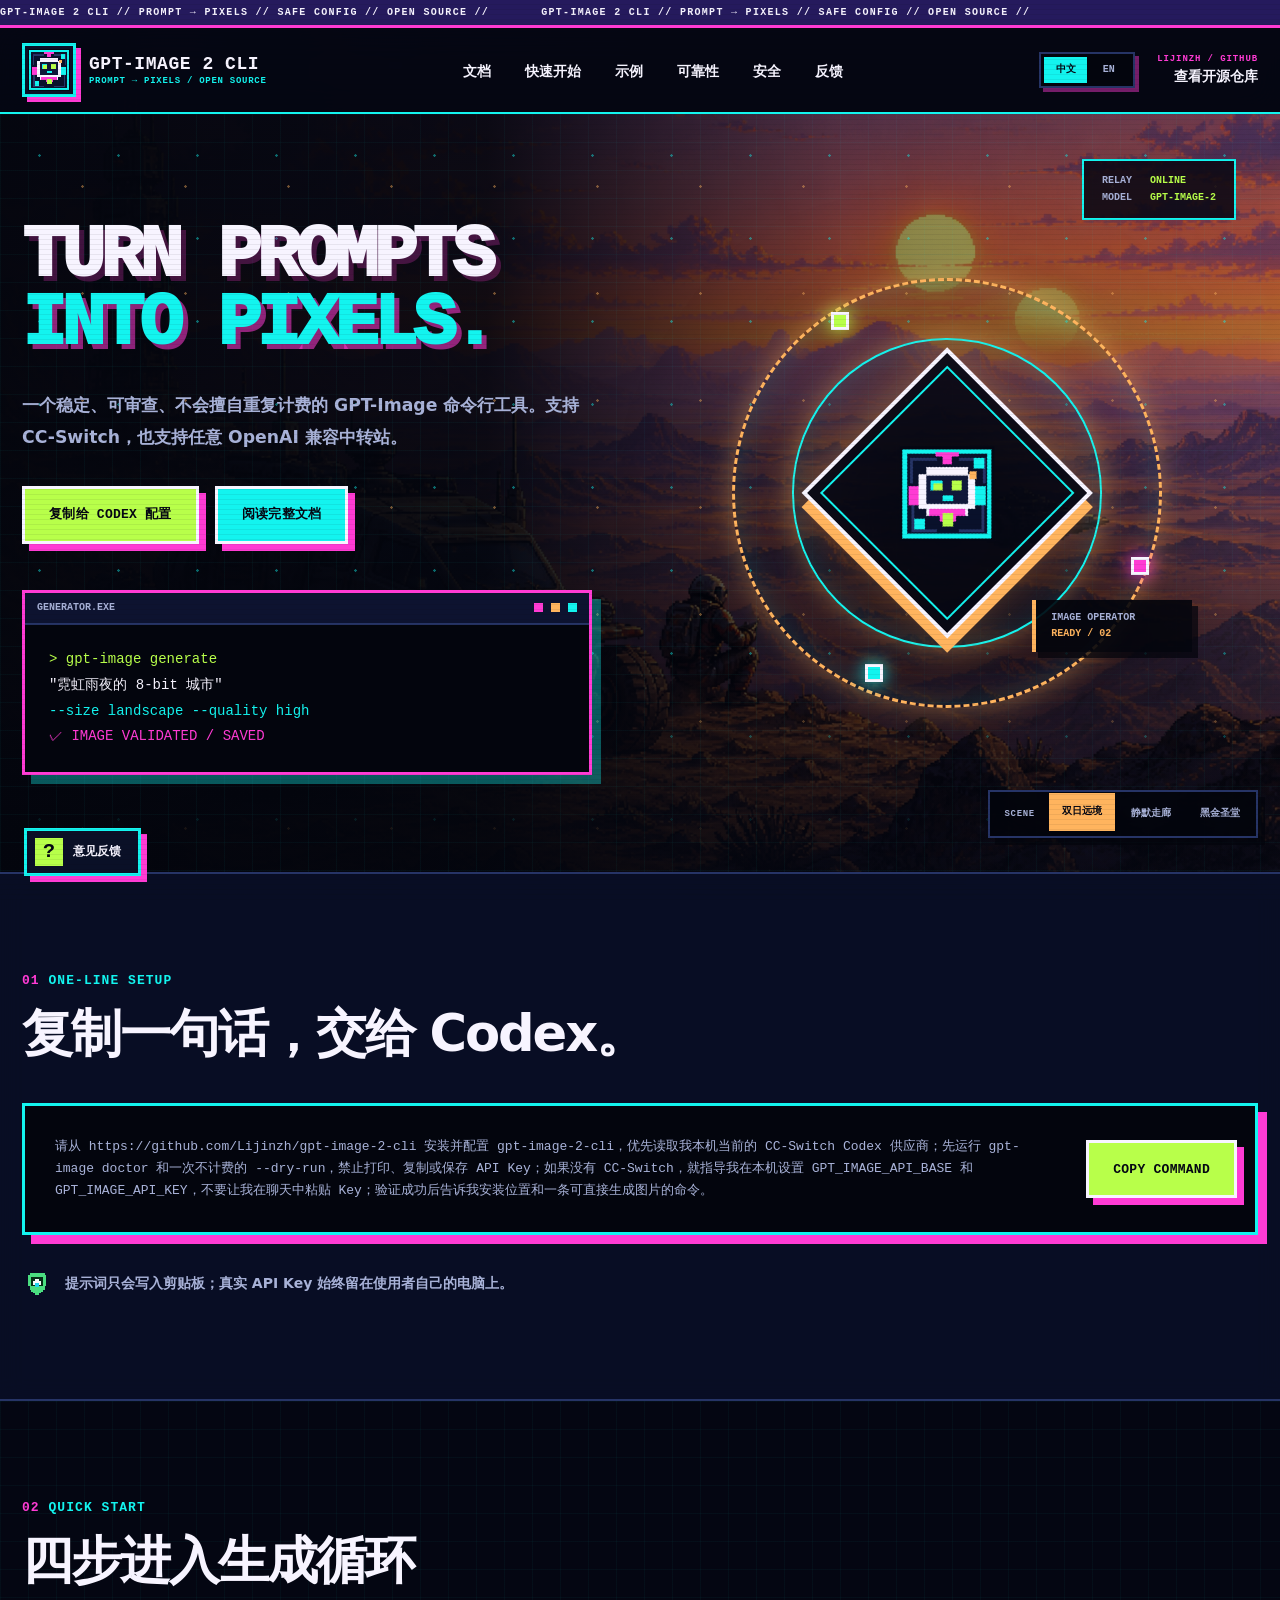
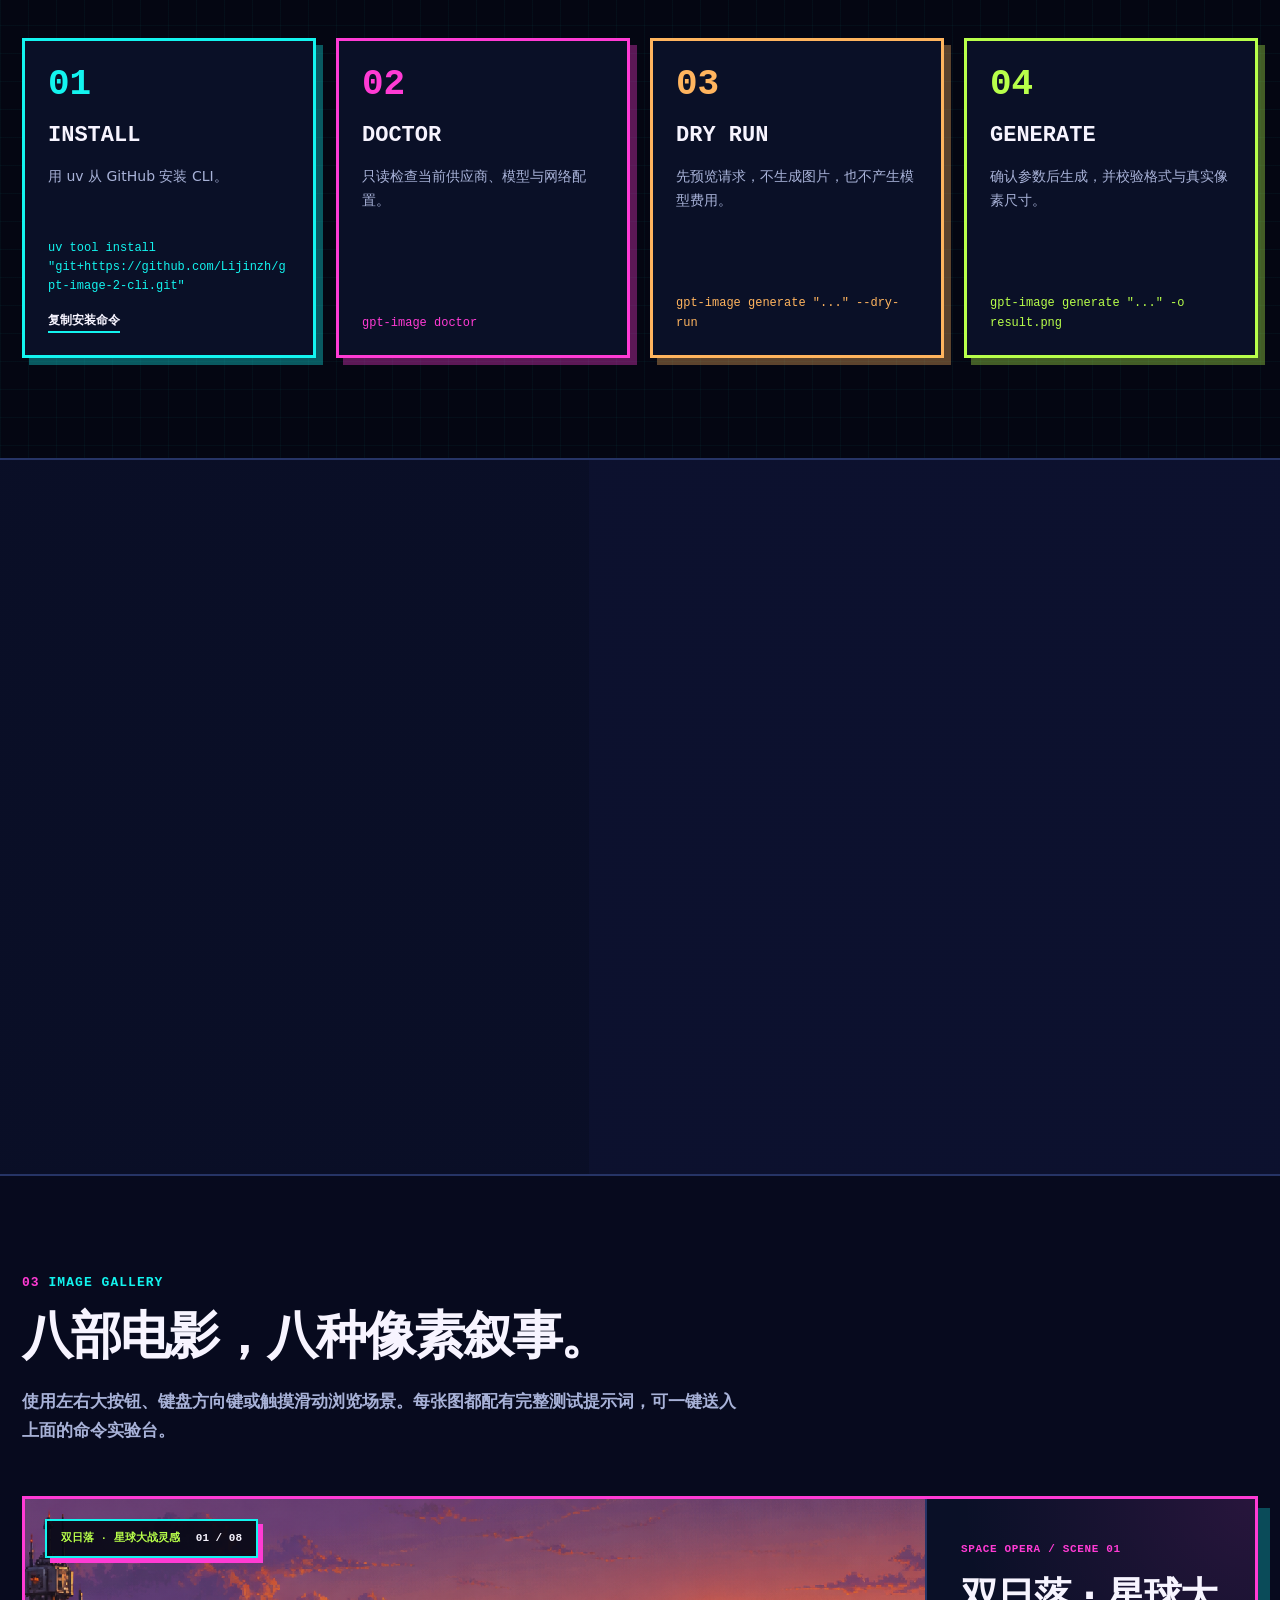
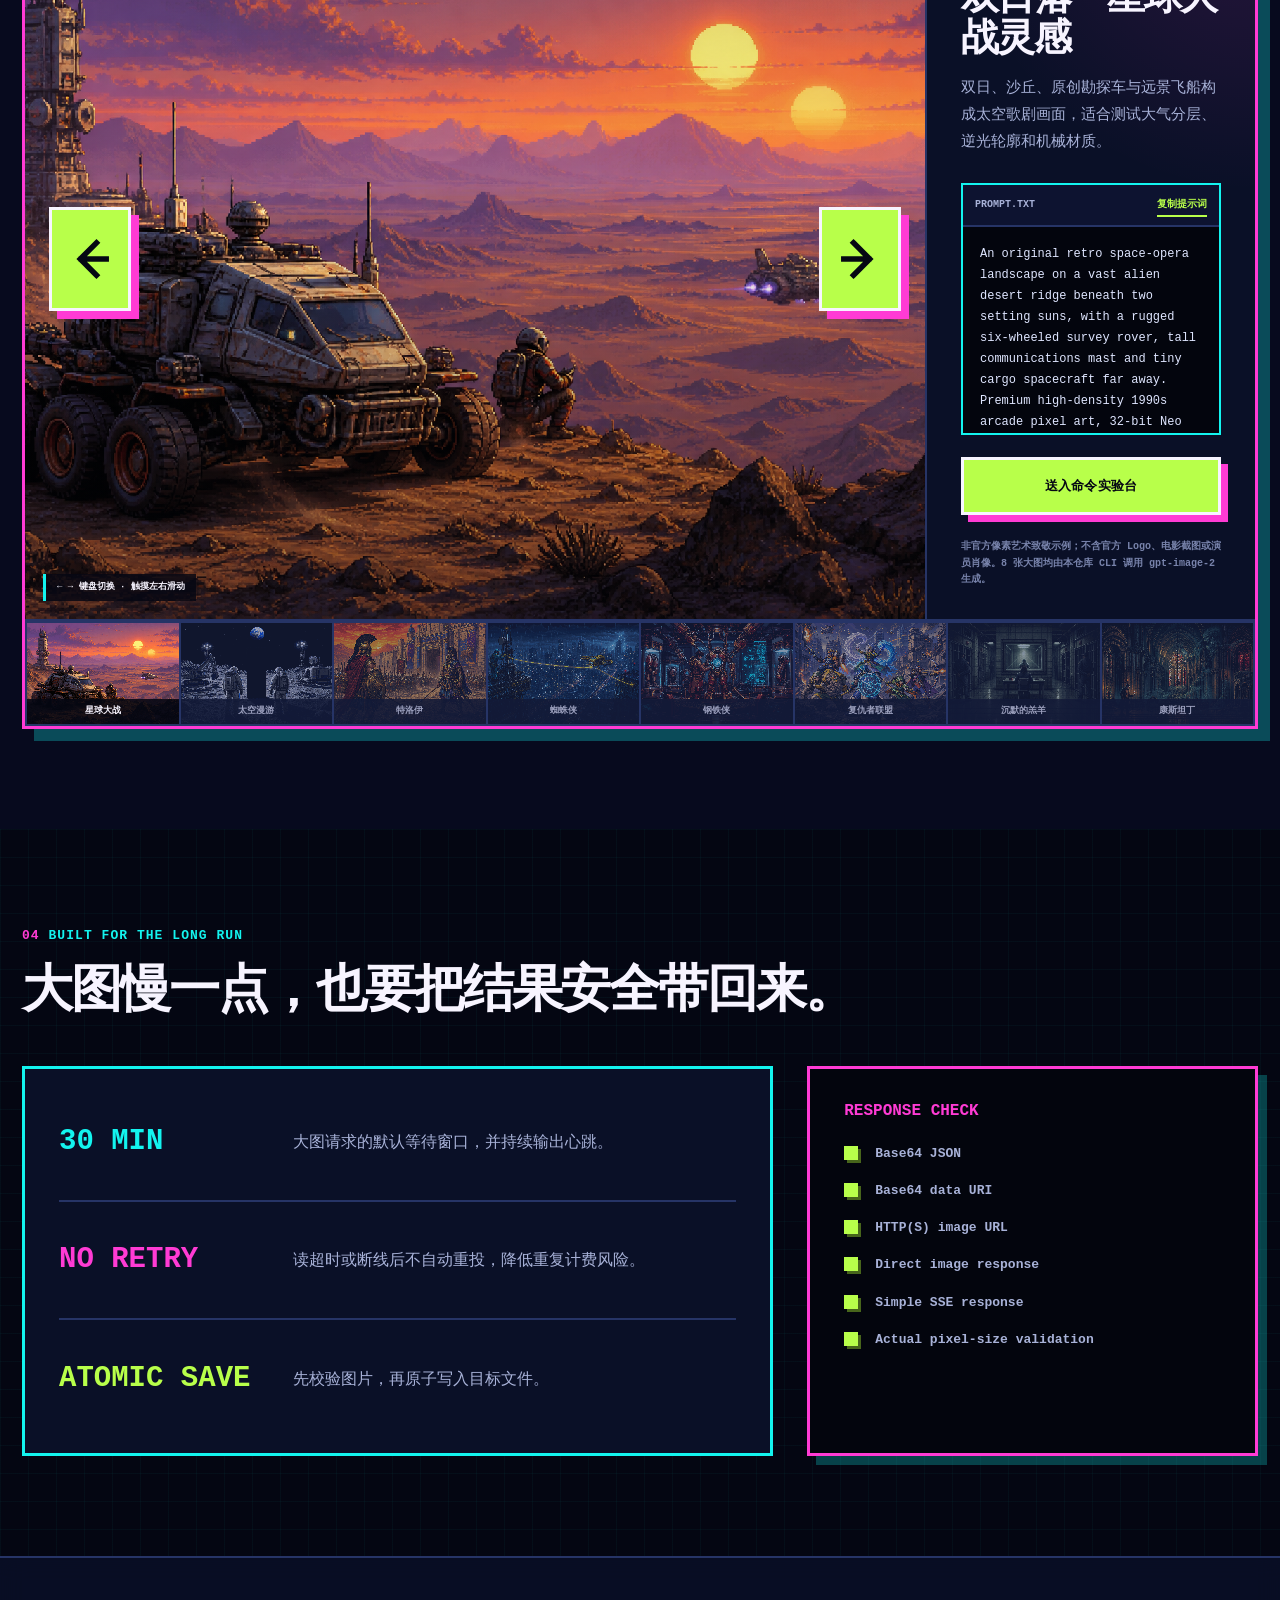
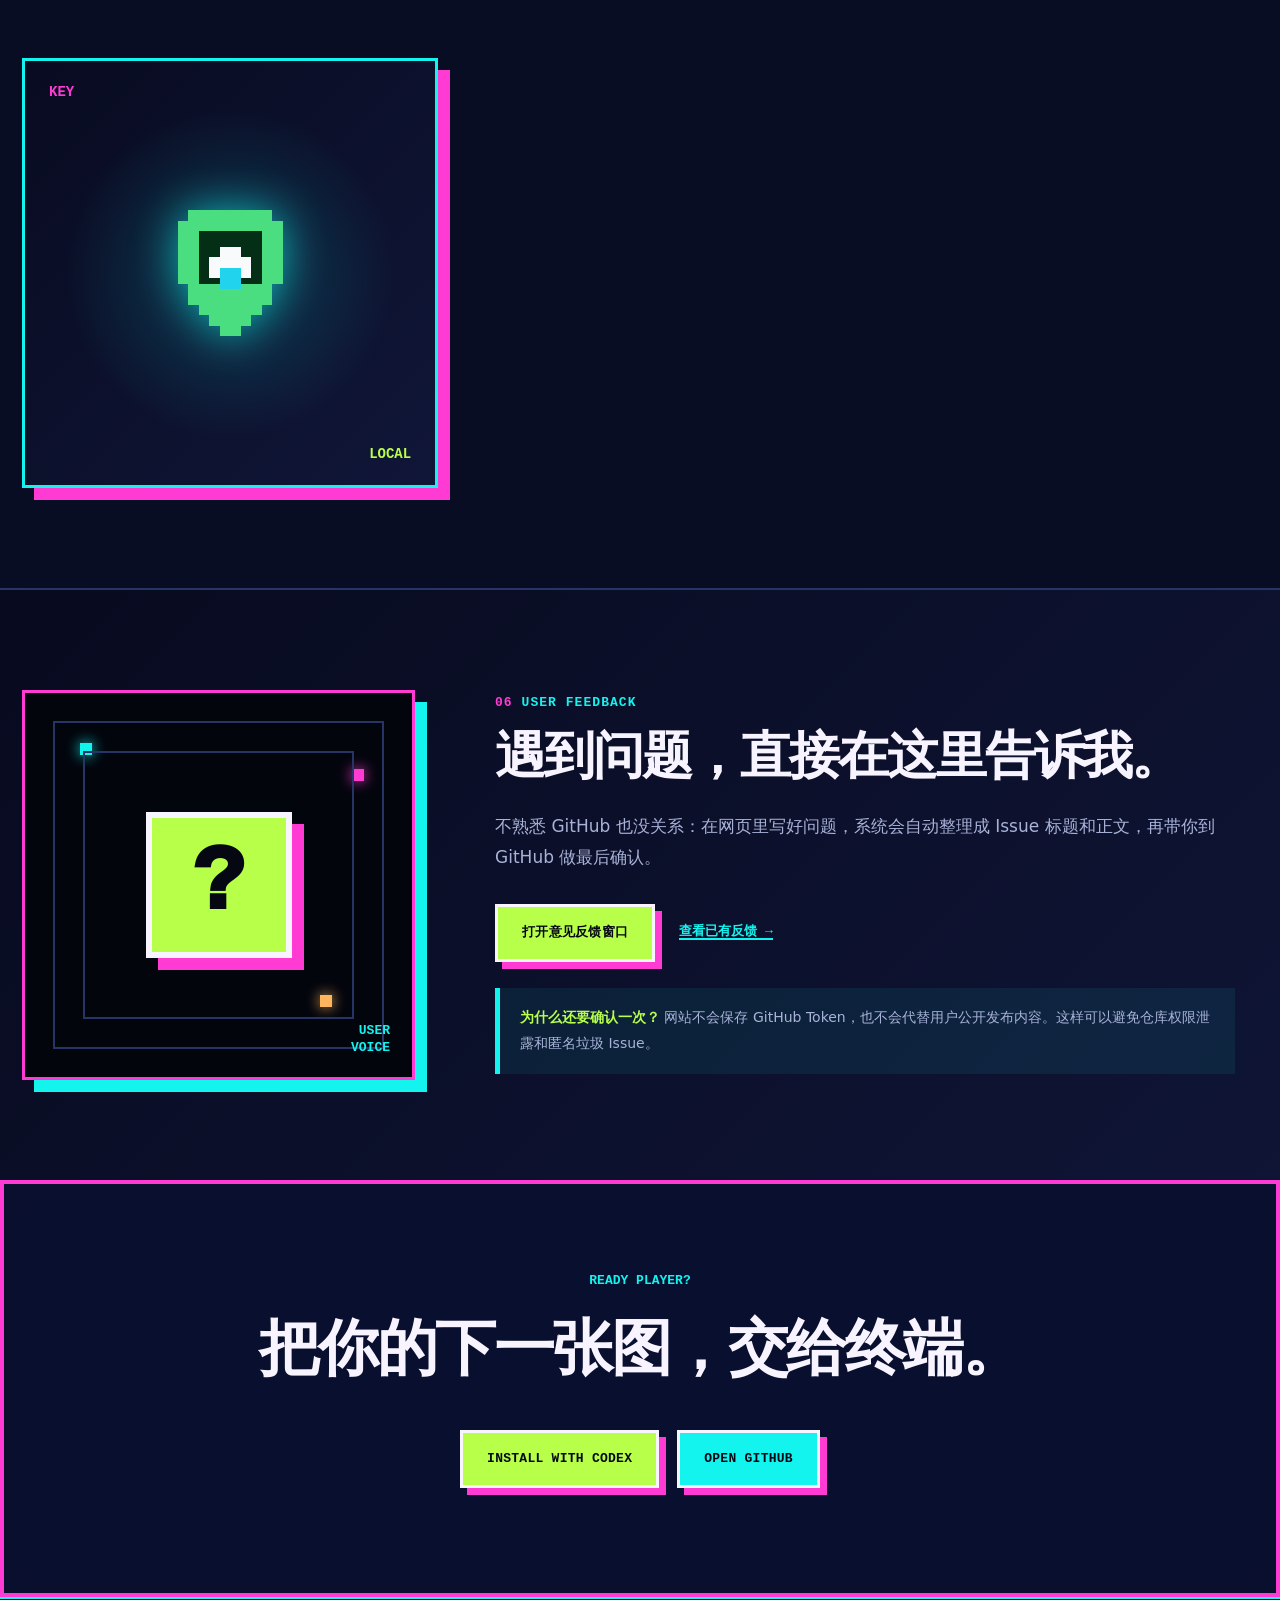
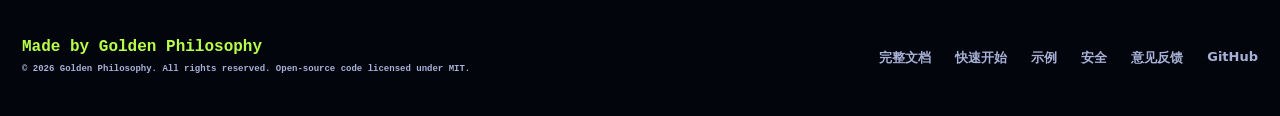
<file: docs/index.html>
<!doctype html>
<html lang="zh-CN">
<head>
  <meta charset="utf-8">
  <meta name="viewport" content="width=device-width, initial-scale=1">
  <meta name="theme-color" content="#050713">
  <meta name="description" content="GPT-Image 2 CLI：一个支持 CC-Switch 与 OpenAI 兼容中转站的稳健文生图命令行工具。">
  <meta property="og:title" content="GPT-Image 2 CLI · Turn prompts into pixels">
  <meta property="og:description" content="安装、配置、预演、生成。把 GPT-Image 工作流安全地带进终端。">
  <meta property="og:type" content="website">
  <meta property="og:url" content="https://lijinzh.github.io/gpt-image-2-cli/">
  <meta property="og:image" content="https://lijinzh.github.io/gpt-image-2-cli/assets/examples/star-wars-twin-sunset.png">
  <title>GPT-Image 2 CLI · Turn prompts into pixels</title>
  <link rel="canonical" href="https://lijinzh.github.io/gpt-image-2-cli/">
  <link rel="alternate" hreflang="zh-CN" href="https://lijinzh.github.io/gpt-image-2-cli/">
  <link rel="alternate" hreflang="en" href="https://lijinzh.github.io/gpt-image-2-cli/en/">
  <link rel="alternate" hreflang="x-default" href="https://lijinzh.github.io/gpt-image-2-cli/">
  <link rel="icon" href="assets/icons/pixel-space-operator.svg" type="image/svg+xml">
  <link rel="icon" href="assets/icons/pixel-space-operator.png" type="image/png">
  <link rel="apple-touch-icon" href="assets/icons/pixel-space-operator.png">
  <link rel="stylesheet" href="styles.css">
  <script src="script.js" defer></script>
</head>
<body data-visual-theme="cosmic">
  <a class="skip-link" href="#main-content">跳到主要内容</a>

  <div class="signal-strip" aria-hidden="true">
    <span>GPT-IMAGE 2 CLI // PROMPT → PIXELS // SAFE CONFIG // OPEN SOURCE //</span>
    <span>GPT-IMAGE 2 CLI // PROMPT → PIXELS // SAFE CONFIG // OPEN SOURCE //</span>
  </div>

  <header class="site-header">
    <a class="brand" href="#top" aria-label="GPT-Image 2 CLI 首页">
      <span class="brand__mark" aria-hidden="true"><img src="assets/icons/pixel-space-operator.png" alt="" width="48" height="48"></span>
      <span class="brand__copy">
        <strong>GPT-IMAGE 2 CLI</strong>
        <small>PROMPT → PIXELS / OPEN SOURCE</small>
      </span>
    </a>
    <button class="menu-button" type="button" aria-expanded="false" aria-controls="site-nav" data-menu-button>MENU</button>
    <nav class="site-nav" id="site-nav" aria-label="主要导航" data-site-nav>
      <a href="getting-started/">文档</a>
      <a href="#quick-start">快速开始</a>
      <a href="#examples">示例</a>
      <a href="#reliability">可靠性</a>
      <a href="#safety">安全</a>
      <a href="#feedback">反馈</a>
    </nav>
    <nav class="language-switch" aria-label="语言切换">
      <a class="is-active" href="./?lang=zh" lang="zh-CN" hreflang="zh-CN" aria-current="page">中文</a>
      <a href="en/?lang=en" lang="en" hreflang="en">EN</a>
    </nav>
    <a class="header-github" href="https://github.com/Lijinzh/gpt-image-2-cli" target="_blank" rel="noopener noreferrer">
      <span>LIJINZH / GITHUB</span>
      <strong>查看开源仓库</strong>
    </a>
  </header>

  <main id="main-content">
    <section class="hero" id="top" aria-labelledby="hero-title">
      <div class="hero__stars" aria-hidden="true"></div>
      <div class="hero__copy" data-reveal>
        <h1 id="hero-title">TURN PROMPTS<br><em>INTO PIXELS.</em></h1>
        <p>一个稳定、可审查、不会擅自重复计费的 GPT-Image 命令行工具。支持 CC-Switch，也支持任意 OpenAI 兼容中转站。</p>
        <div class="hero__actions">
          <button class="pixel-button pixel-button--lime" type="button" data-copy-target="codex-command">复制给 Codex 配置</button>
          <a class="pixel-button pixel-button--cyan" href="getting-started/">阅读完整文档</a>
        </div>
        <div class="terminal-window" aria-label="命令行生成演示">
          <div class="terminal-window__bar"><span>GENERATOR.EXE</span><i></i><i></i><i></i></div>
          <pre><code><span class="terminal-green">&gt; gpt-image generate</span>
"霓虹雨夜的 8-bit 城市"
<span class="terminal-cyan">--size landscape --quality high</span>
<span class="terminal-pink">✓ IMAGE VALIDATED / SAVED</span></code></pre>
        </div>
      </div>

      <div class="hero__scene" aria-hidden="true" data-reveal>
        <div class="operator-orbit">
          <span class="operator-orbit__ring operator-orbit__ring--outer"></span>
          <span class="operator-orbit__ring operator-orbit__ring--inner"></span>
          <span class="operator-orbit__node operator-orbit__node--one"></span>
          <span class="operator-orbit__node operator-orbit__node--two"></span>
          <span class="operator-orbit__node operator-orbit__node--three"></span>
          <div class="operator-orbit__core">
            <img src="assets/icons/pixel-space-operator.png" alt="" width="256" height="256">
          </div>
          <div class="operator-orbit__caption"><span>IMAGE OPERATOR</span><strong>READY / 02</strong></div>
        </div>
        <div class="scene-status"><span>RELAY</span><strong>ONLINE</strong><span>MODEL</span><strong>GPT-IMAGE-2</strong></div>
      </div>

      <div class="theme-switcher" role="group" aria-label="切换首页视觉主题" data-theme-switcher>
        <span>SCENE</span>
        <button class="is-active" type="button" data-theme="cosmic" aria-pressed="true">双日远境</button>
        <button type="button" data-theme="silence" aria-pressed="false">静默走廊</button>
        <button type="button" data-theme="occult" aria-pressed="false">黑金圣堂</button>
      </div>
    </section>

    <section class="codex-setup" aria-labelledby="codex-title">
      <div class="section-heading" data-reveal>
        <p><span>01</span> ONE-LINE SETUP</p>
        <h2 id="codex-title">复制一句话，交给 Codex。</h2>
      </div>
      <div class="copy-deck" data-reveal>
        <code id="codex-command">请从 https://github.com/Lijinzh/gpt-image-2-cli 安装并配置 gpt-image-2-cli，优先读取我本机当前的 CC-Switch Codex 供应商；先运行 gpt-image doctor 和一次不计费的 --dry-run，禁止打印、复制或保存 API Key；如果没有 CC-Switch，就指导我在本机设置 GPT_IMAGE_API_BASE 和 GPT_IMAGE_API_KEY，不要让我在聊天中粘贴 Key；验证成功后告诉我安装位置和一条可直接生成图片的命令。</code>
        <button class="pixel-button pixel-button--lime" type="button" data-copy-target="codex-command">COPY COMMAND</button>
      </div>
      <p class="privacy-note" data-reveal><img src="assets/icons/pixel-shield.svg" alt="" width="30" height="30">提示词只会写入剪贴板；真实 API Key 始终留在使用者自己的电脑上。</p>
    </section>

    <section class="quick-start" id="quick-start" aria-labelledby="quick-start-title">
      <div class="section-heading" data-reveal>
        <p><span>02</span> QUICK START</p>
        <h2 id="quick-start-title">四步进入生成循环</h2>
      </div>
      <ol class="step-rail">
        <li class="step step--cyan" data-reveal>
          <span>01</span><strong>INSTALL</strong><p>用 uv 从 GitHub 安装 CLI。</p>
          <code id="install-command">uv tool install "git+https://github.com/Lijinzh/gpt-image-2-cli.git"</code>
          <button type="button" data-copy-target="install-command">复制安装命令</button>
        </li>
        <li class="step step--pink" data-reveal>
          <span>02</span><strong>DOCTOR</strong><p>只读检查当前供应商、模型与网络配置。</p>
          <code>gpt-image doctor</code>
        </li>
        <li class="step step--orange" data-reveal>
          <span>03</span><strong>DRY RUN</strong><p>先预览请求，不生成图片，也不产生模型费用。</p>
          <code>gpt-image generate "..." --dry-run</code>
        </li>
        <li class="step step--lime" data-reveal>
          <span>04</span><strong>GENERATE</strong><p>确认参数后生成，并校验格式与真实像素尺寸。</p>
          <code>gpt-image generate "..." -o result.png</code>
        </li>
      </ol>
    </section>

    <section class="command-lab" aria-labelledby="command-lab-title">
      <div class="command-lab__copy" data-reveal>
        <div class="section-heading">
          <p><span>PLAY</span> COMMAND LAB</p>
          <h2 id="command-lab-title">先把命令拼好，再复制。</h2>
        </div>
        <p>选择提示词、画幅和质量，页面会实时生成一条可执行命令。这里不会连接 API，也不会读取任何密钥。</p>
      </div>
      <form class="command-builder" data-command-builder data-reveal>
        <label for="prompt-input">提示词</label>
        <textarea id="prompt-input" rows="4" data-prompt>雨夜霓虹街道上的像素风机甲快递员，16-bit RPG 场景，蓝紫配色，无文字</textarea>
        <div class="command-builder__options">
          <label>画幅
            <select data-size>
              <option value="landscape">横图 landscape</option>
              <option value="square">方图 square</option>
              <option value="portrait">竖图 portrait</option>
            </select>
          </label>
          <label>质量
            <select data-quality>
              <option value="high">high</option>
              <option value="medium">medium</option>
              <option value="low">low</option>
            </select>
          </label>
        </div>
        <div class="generated-command"><code id="generated-command" data-command-output></code></div>
        <button class="pixel-button pixel-button--cyan" type="button" data-copy-target="generated-command">复制生成命令</button>
      </form>
    </section>

    <section class="examples" id="examples" aria-labelledby="examples-title">
      <div class="section-heading" data-reveal>
        <p><span>03</span> IMAGE GALLERY</p>
        <h2 id="examples-title">八部电影，八种像素叙事。</h2>
        <p class="section-heading__lead">使用左右大按钮、键盘方向键或触摸滑动浏览场景。每张图都配有完整测试提示词，可一键送入上面的命令实验台。</p>
      </div>
      <div class="cinema-gallery" data-gallery-carousel data-reveal aria-roledescription="轮播图" aria-label="电影场景高精度像素艺术画廊">
        <div class="cinema-gallery__stage" data-gallery-viewport tabindex="0">
          <div class="cinema-gallery__track" data-gallery-track>
            <figure class="cinema-gallery__slide is-active" data-gallery-slide data-title="双日落 · 星球大战灵感" data-kicker="SPACE OPERA / SCENE 01" data-description="双日、沙丘、原创勘探车与远景飞船构成太空歌剧画面，适合测试大气分层、逆光轮廓和机械材质。" data-prompt="An original retro space-opera landscape on a vast alien desert ridge beneath two setting suns, with a rugged six-wheeled survey rover, tall communications mast and tiny cargo spacecraft far away. Premium high-density 1990s arcade pixel art, 32-bit Neo Geo-era visual richness, hand-authored pixel clusters, layered dunes and atmospheric perspective, cinematic orange-violet rim light, realistic weathered metal and sand textures, crisp silhouettes, wide establishing shot, no text, no logo, no watermark, not a film screenshot, not vector art, not minimalist, no smooth digital painting, entirely original vehicle designs." aria-hidden="false">
              <img src="assets/examples/star-wars-twin-sunset.png" alt="双日落沙漠中冒险者与机器人眺望战机的高精度像素场景" width="1536" height="1024">
            </figure>
            <figure class="cinema-gallery__slide" data-gallery-slide data-title="月面黑石 · 2001 太空漫游" data-kicker="SCI-FI MINIMALISM / SCENE 02" data-description="克制的黑白蓝配色与对称月面构图，用于测试硬阴影、几何秩序、宇航服和机械设施的细节表现。" data-prompt="A silent lunar excavation site where two astronauts in retro-futurist white suits stand before a perfectly black rectangular monolith, Earth low above the horizon, geometric floodlights casting long hard shadows across detailed regolith and machinery. Premium high-density 1990s arcade pixel art, 32-bit Neo Geo-era visual richness, hand-authored pixel clusters, disciplined symmetrical widescreen composition, restrained white charcoal black and cobalt palette, physically convincing suit joints and equipment, cinematic depth, no text, no logo, no watermark, no actor likeness, not a film screenshot, not vector art, not minimalist, no smooth digital painting." aria-hidden="true">
              <img src="assets/examples/space-odyssey-monolith.png" alt="宇航员站在月面黑色石碑前的高精度像素场景" width="1536" height="1024" loading="lazy">
            </figure>
            <figure class="cinema-gallery__slide" data-gallery-slide data-title="城门决斗 · 特洛伊" data-kicker="BRONZE AGE EPIC / SCENE 03" data-description="青铜时代武士、巨型城门与纵深军阵组成史诗场面，适合测试历史服饰、多人阵列、尘土和石材纹理。" data-prompt="Two legendary Bronze Age warriors facing each other outside colossal ancient city gates, one carrying a round shield and tall-crested helmet, spear formations and soldiers receding into dusty depth, towering stone walls and banners under a blood-orange sunset. Premium high-density 1990s arcade pixel art, 32-bit Neo Geo-era visual richness, hand-authored pixel clusters, archaeologically grounded bronze armor, leather and woven cloth, dramatic dust and backlight, epic widescreen composition, no text, no logo, no watermark, no actor likeness, not a film screenshot, not vector art, not minimalist, no smooth digital painting." aria-hidden="true">
              <img src="assets/examples/troy-gates-duel.png" alt="特洛伊城门前两名青铜时代武士决斗的高精度像素场景" width="1536" height="1024" loading="lazy">
            </figure>
            <figure class="cinema-gallery__slide" data-gallery-slide data-title="雨夜高空 · 蜘蛛侠灵感" data-kicker="URBAN RESCUE NOIR / SCENE 04" data-description="雨幕、闪电、都市窗光、维修无人机与高空作业员组成原创都市救援场景，适合测试湿地反射和高对比夜景。" data-prompt="An original futuristic high-altitude rescue operation above a rain-soaked megacity: a compact yellow maintenance drone stretches a luminous safety cable between two rooftops while a helmeted utility worker in teal weather gear secures an antenna platform, lightning revealing dense skyscrapers, traffic and thousands of windows. Extreme horizontal widescreen establishing composition with the small worker in the left third and a broad city panorama filling the frame. Premium high-density 1990s arcade pixel art, 32-bit Neo Geo-era visual richness, hand-authored pixel clusters, dynamic low three-quarter camera, believable industrial equipment, wet reflections, deep navy teal and electric-yellow palette, cinematic rain and rim light, no text, no logo, no watermark, no actor likeness, not a film screenshot, not vector art, not minimalist, no smooth digital painting, entirely original designs." aria-hidden="true">
              <img src="assets/examples/spider-hero-rooftop.png" alt="红蓝蛛网英雄蹲伏在雨夜城市屋顶的高精度像素场景" width="1536" height="1024" loading="lazy">
            </figure>
            <figure class="cinema-gallery__slide" data-gallery-slide data-title="装甲工坊 · 钢铁侠灵感" data-kicker="ARMORED TECHNOLOGY / SCENE 05" data-description="原创外骨骼、机械臂、陈列舱与全息界面形成密集科技场景，适合测试金属高光、发光核心和机械结构。" data-prompt="Inside a luminous underground technology workshop, an original copper-and-crimson exosuit engineer stands at the center while multi-axis robotic arms calibrate a hexagonal torso power cell, illuminated display bays holding industrial suit modules and abstract cyan holographic diagrams. Premium high-density 1990s arcade pixel art, 32-bit Neo Geo-era visual richness, hand-authored pixel clusters, dense readable machinery, realistic brushed metal and reflections, warm amber versus cool blue lighting, cinematic widescreen depth, no readable text, no logo, no watermark, no actor likeness, not a film screenshot, not vector art, not minimalist, no smooth digital painting, entirely original armor design." aria-hidden="true">
              <img src="assets/examples/iron-hero-workshop.png" alt="红金装甲英雄在机械臂环绕的科技工坊中的高精度像素场景" width="1536" height="1024" loading="lazy">
            </figure>
            <figure class="cinema-gallery__slide" data-gallery-slide data-title="城市集结 · 复仇者联盟灵感" data-kicker="ENSEMBLE BATTLE / SCENE 06" data-description="六位原创救援英雄在受损街道集结，适合测试多人可读性、爆炸、飞行器、碎片与城市空间层次。" data-prompt="Six entirely original emergency-response champions forming a defensive circle in a shattered metropolitan avenue: a jetpack engineer, kinetic-shield guardian, weather channeler, massive stone rescue specialist, agile scout and precision archer, while unknown aircraft weave between towers and explosions throw debris and sparks through the street. Premium high-density 1990s arcade pixel art, 32-bit Neo Geo-era visual richness, hand-authored pixel clusters, readable ensemble silhouettes, layered urban destruction, bold comic palette with cinematic volumetric light, no text, no logo, no watermark, no actor likeness, not a film screenshot, not vector art, not minimalist, no smooth digital painting, entirely original costumes and insignia." aria-hidden="true">
              <img src="assets/examples/avengers-city-battle.png" alt="六名超级英雄在受损城市街道集结迎战飞行器的高精度像素场景" width="1536" height="1024" loading="lazy">
            </figure>
            <figure class="cinema-gallery__slide" data-gallery-slide data-title="地下走廊 · 沉默的羔羊灵感" data-kicker="PSYCHOLOGICAL THRILLER / SCENE 07" data-description="单点透视、冷绿荧光灯和玻璃隔离室制造压迫感，适合测试室内纵深、低饱和色彩与克制的人物情绪。" data-prompt="An original forensic interviewer at the end of a cold underground detention corridor facing an anonymous high-security detainee behind reinforced glass, guards and barred cells fading into darkness on both sides. Premium high-density 1990s arcade pixel art, 32-bit Neo Geo-era visual richness, hand-authored pixel clusters, strict one-point perspective and oppressive symmetry, realistic tiled walls, glass reflections and restrained expressions, fluorescent green-gray light with tiny dark-red accents, psychological tension without gore, no text, no logo, no watermark, no actor likeness, not a film screenshot, not vector art, not minimalist, no smooth digital painting, entirely original characters." aria-hidden="true">
              <img src="assets/examples/silence-prison-corridor.png" alt="调查员面对地下监狱玻璃牢房中囚犯的高精度像素场景" width="1536" height="1024" loading="lazy">
            </figure>
            <figure class="cinema-gallery__slide" data-gallery-slide data-title="雨夜教堂 · 康斯坦丁灵感" data-kicker="OCCULT NOIR / SCENE 08" data-description="哥特拱顶、彩窗光束、雨水倒影和超自然烟影共同形成神秘黑色电影气质，适合测试暗部层次与彩色光源。" data-prompt="An original weary paranormal archivist in a charcoal raincoat standing in a rain-lashed Gothic cathedral aisle, holding a small flame while supernatural smoke coils beneath ribbed vaults, stained glass casting gold and crimson shafts across reflective wet stone. Premium high-density 1990s arcade pixel art, extreme horizontal widescreen composition showing the full nave from left transept to right transept, 32-bit Neo Geo-era visual richness, hand-authored pixel clusters, intricate carved architecture, believable coat and skin texture, dramatic chiaroscuro, amber teal and deep-red palette, cinematic noir depth, no readable text, no logo, no watermark, no actor likeness, not a film screenshot, not vector art, not minimalist, no smooth digital painting, entirely original character design." aria-hidden="true">
              <img src="assets/examples/constantine-cathedral.png" alt="驱魔人站在雨夜哥特教堂彩窗光线中的高精度像素场景" width="1536" height="1024" loading="lazy">
            </figure>
          </div>

          <button class="cinema-gallery__arrow cinema-gallery__arrow--previous" type="button" data-gallery-previous aria-label="查看上一个电影场景">
            <svg viewBox="0 0 48 48" aria-hidden="true"><path d="M30 9 15 24l15 15M16 24h23"/></svg>
          </button>
          <button class="cinema-gallery__arrow cinema-gallery__arrow--next" type="button" data-gallery-next aria-label="查看下一个电影场景">
            <svg viewBox="0 0 48 48" aria-hidden="true"><path d="m18 9 15 15-15 15M32 24H9"/></svg>
          </button>
          <div class="cinema-gallery__status" aria-live="polite" aria-atomic="true">
            <span data-gallery-status-title>双日落 · 星球大战灵感</span>
            <strong data-gallery-count>01 / 08</strong>
          </div>
          <p class="cinema-gallery__hint">← → 键盘切换 · 触摸左右滑动</p>
        </div>

        <div class="cinema-gallery__details">
          <div class="cinema-gallery__copy" aria-live="polite" aria-atomic="true">
            <span data-gallery-kicker>SPACE OPERA / SCENE 01</span>
            <h3 data-gallery-title>双日落 · 星球大战灵感</h3>
            <p data-gallery-description>双日、沙丘、原创勘探车与远景飞船构成太空歌剧画面，适合测试大气分层、逆光轮廓和机械材质。</p>
          </div>
          <div class="cinema-gallery__prompt">
            <div><span>PROMPT.TXT</span><button type="button" data-gallery-copy>复制提示词</button></div>
            <code data-gallery-prompt>An original retro space-opera landscape on a vast alien desert ridge beneath two setting suns, with a rugged six-wheeled survey rover, tall communications mast and tiny cargo spacecraft far away. Premium high-density 1990s arcade pixel art, 32-bit Neo Geo-era visual richness, hand-authored pixel clusters, layered dunes and atmospheric perspective, cinematic orange-violet rim light, realistic weathered metal and sand textures, crisp silhouettes, wide establishing shot, no text, no logo, no watermark, not a film screenshot, not vector art, not minimalist, no smooth digital painting, entirely original vehicle designs.</code>
          </div>
          <button class="pixel-button pixel-button--lime cinema-gallery__use" type="button" data-gallery-use>送入命令实验台</button>
          <p class="cinema-gallery__legal">非官方像素艺术致敬示例；不含官方 Logo、电影截图或演员肖像。8 张大图均由本仓库 CLI 调用 gpt-image-2 生成。</p>
        </div>

        <div class="cinema-gallery__thumbs" data-gallery-thumbs aria-label="选择电影场景">
          <button class="is-active" type="button" data-gallery-thumb="0" aria-current="true"><img src="assets/examples/star-wars-twin-sunset.png" alt=""><span>星球大战</span></button>
          <button type="button" data-gallery-thumb="1" aria-current="false"><img src="assets/examples/space-odyssey-monolith.png" alt=""><span>太空漫游</span></button>
          <button type="button" data-gallery-thumb="2" aria-current="false"><img src="assets/examples/troy-gates-duel.png" alt=""><span>特洛伊</span></button>
          <button type="button" data-gallery-thumb="3" aria-current="false"><img src="assets/examples/spider-hero-rooftop.png" alt=""><span>蜘蛛侠</span></button>
          <button type="button" data-gallery-thumb="4" aria-current="false"><img src="assets/examples/iron-hero-workshop.png" alt=""><span>钢铁侠</span></button>
          <button type="button" data-gallery-thumb="5" aria-current="false"><img src="assets/examples/avengers-city-battle.png" alt=""><span>复仇者联盟</span></button>
          <button type="button" data-gallery-thumb="6" aria-current="false"><img src="assets/examples/silence-prison-corridor.png" alt=""><span>沉默的羔羊</span></button>
          <button type="button" data-gallery-thumb="7" aria-current="false"><img src="assets/examples/constantine-cathedral.png" alt=""><span>康斯坦丁</span></button>
        </div>
      </div>
    </section>

    <section class="reliability" id="reliability" aria-labelledby="reliability-title">
      <div class="section-heading" data-reveal>
        <p><span>04</span> BUILT FOR THE LONG RUN</p>
        <h2 id="reliability-title">大图慢一点，也要把结果安全带回来。</h2>
      </div>
      <div class="reliability__grid">
        <dl class="metrics" data-reveal>
          <div><dt>30 MIN</dt><dd>大图请求的默认等待窗口，并持续输出心跳。</dd></div>
          <div><dt>NO RETRY</dt><dd>读超时或断线后不自动重投，降低重复计费风险。</dd></div>
          <div><dt>ATOMIC SAVE</dt><dd>先校验图片，再原子写入目标文件。</dd></div>
        </dl>
        <div class="response-check" data-reveal>
          <h3>RESPONSE CHECK</h3>
          <ul><li>Base64 JSON</li><li>Base64 data URI</li><li>HTTP(S) image URL</li><li>Direct image response</li><li>Simple SSE response</li><li>Actual pixel-size validation</li></ul>
        </div>
      </div>
    </section>

    <section class="safety" id="safety" aria-labelledby="safety-title">
      <div class="safety__art" aria-hidden="true"><img src="assets/icons/pixel-shield.svg" alt="" width="168" height="168"><span>KEY</span><strong>LOCAL</strong></div>
      <div class="safety__copy" data-reveal>
        <div class="section-heading">
          <p><span>05</span> API KEY SAFETY</p>
          <h2 id="safety-title">仓库公开，密钥仍然留在本机。</h2>
        </div>
        <p>CLI 只读访问当前用户的 CC-Switch 配置，或者从环境变量获取凭据。它没有 <code>--api-key</code> 参数，不会把 Key 写入图片、请求元数据或公开日志。</p>
        <ul>
          <li><strong>不打印</strong> Bearer Token 与真实 API Key</li>
          <li><strong>不提交</strong> <code>.env</code>、生成结果与请求元数据</li>
          <li><strong>不共享</strong> 每位合作伙伴使用自己的供应商与密钥</li>
        </ul>
        <a href="https://github.com/Lijinzh/gpt-image-2-cli/blob/main/SECURITY.md" target="_blank" rel="noopener noreferrer">阅读安全说明 →</a>
      </div>
    </section>

    <section class="feedback" id="feedback" aria-labelledby="feedback-title">
      <div class="feedback__signal" aria-hidden="true">
        <span>?</span>
        <i></i><i></i><i></i>
        <strong>USER<br>VOICE</strong>
      </div>
      <div class="feedback__copy" data-reveal>
        <div class="section-heading">
          <p><span>06</span> USER FEEDBACK</p>
          <h2 id="feedback-title">遇到问题，直接在这里告诉我。</h2>
        </div>
        <p>不熟悉 GitHub 也没关系：在网页里写好问题，系统会自动整理成 Issue 标题和正文，再带你到 GitHub 做最后确认。</p>
        <div class="feedback__actions">
          <button class="pixel-button pixel-button--lime" type="button" data-feedback-open>打开意见反馈窗口</button>
          <a href="https://github.com/Lijinzh/gpt-image-2-cli/issues" target="_blank" rel="noopener noreferrer">查看已有反馈 →</a>
        </div>
        <p class="feedback__boundary"><strong>为什么还要确认一次？</strong> 网站不会保存 GitHub Token，也不会代替用户公开发布内容。这样可以避免仓库权限泄露和匿名垃圾 Issue。</p>
      </div>
    </section>

    <section class="final-cta" aria-labelledby="final-title">
      <p>READY PLAYER?</p>
      <h2 id="final-title">把你的下一张图，交给终端。</h2>
      <div>
        <button class="pixel-button pixel-button--lime" type="button" data-copy-target="codex-command">INSTALL WITH CODEX</button>
        <a class="pixel-button pixel-button--cyan" href="https://github.com/Lijinzh/gpt-image-2-cli" target="_blank" rel="noopener noreferrer">OPEN GITHUB</a>
      </div>
    </section>
  </main>

  <footer class="site-footer">
    <div><strong>Made by Golden Philosophy</strong><span>© 2026 Golden Philosophy. All rights reserved. Open-source code licensed under MIT.</span></div>
    <nav aria-label="页脚导航"><a href="getting-started/">完整文档</a><a href="#quick-start">快速开始</a><a href="#examples">示例</a><a href="#safety">安全</a><button type="button" data-feedback-open>意见反馈</button><a href="https://github.com/Lijinzh/gpt-image-2-cli" target="_blank" rel="noopener noreferrer">GitHub</a></nav>
  </footer>

  <button class="feedback-fab" type="button" data-feedback-open><span aria-hidden="true">?</span>意见反馈</button>

  <dialog class="feedback-dialog" data-feedback-dialog aria-labelledby="feedback-dialog-title">
    <form class="feedback-form" data-feedback-form>
      <header>
        <div><span>FEEDBACK.EXE</span><strong id="feedback-dialog-title">创建用户反馈</strong></div>
        <button type="button" aria-label="关闭意见反馈窗口" data-feedback-close>×</button>
      </header>
      <div class="feedback-form__body">
        <p class="feedback-form__intro">填写完成后会打开 GitHub 的新 Issue 页面。未登录时会先进入登录或注册，完成后返回已经填好的 Issue；本页面不会保存你的反馈。</p>
        <label>反馈类型
          <select name="category" required data-feedback-category>
            <option value="bug">使用问题 / Bug</option>
            <option value="feature">功能建议</option>
            <option value="question">不会使用 / 求助</option>
            <option value="other">其他意见</option>
          </select>
        </label>
        <label>一句话标题
          <input name="subject" type="text" maxlength="90" placeholder="例如：Windows 安装后找不到 gpt-image 命令" required data-feedback-subject>
        </label>
        <label>详细说明
          <textarea name="details" rows="5" maxlength="2000" placeholder="你想做什么？实际发生了什么？希望得到什么结果？" required data-feedback-details></textarea>
        </label>
        <label>操作步骤或上下文 <small>可选</small>
          <textarea name="steps" rows="3" maxlength="1200" placeholder="例如：安装命令 → doctor → generate ..." data-feedback-steps></textarea>
        </label>
        <label>使用环境 <small>可选</small>
          <input name="environment" type="text" maxlength="300" placeholder="例如：Windows 11、Python 3.13、CC-Switch" data-feedback-environment>
        </label>
        <div class="feedback-preview">
          <span>PUBLIC ISSUE PREVIEW</span>
          <pre data-feedback-preview></pre>
        </div>
        <label class="feedback-consent">
          <input name="consent" type="checkbox" required>
          <span>我知道 Issue 会公开显示，并确认内容中没有 API Key、Token、私人联系方式或其他敏感信息。</span>
        </label>
        <div class="feedback-form__actions">
          <button class="pixel-button pixel-button--lime" type="submit">前往 GitHub 提交 Issue</button>
          <button class="pixel-button pixel-button--cyan" type="button" data-feedback-copy>复制反馈内容</button>
        </div>
        <a class="feedback-native-link" href="https://github.com/Lijinzh/gpt-image-2-cli/issues/new?template=feedback.yml" target="_blank" rel="noopener noreferrer">也可以改用 GitHub 原生反馈表 →</a>
      </div>
    </form>
  </dialog>

  <div class="copy-toast" role="status" aria-live="polite" data-copy-toast>已复制到剪贴板</div>
</body>
</html>
</file>
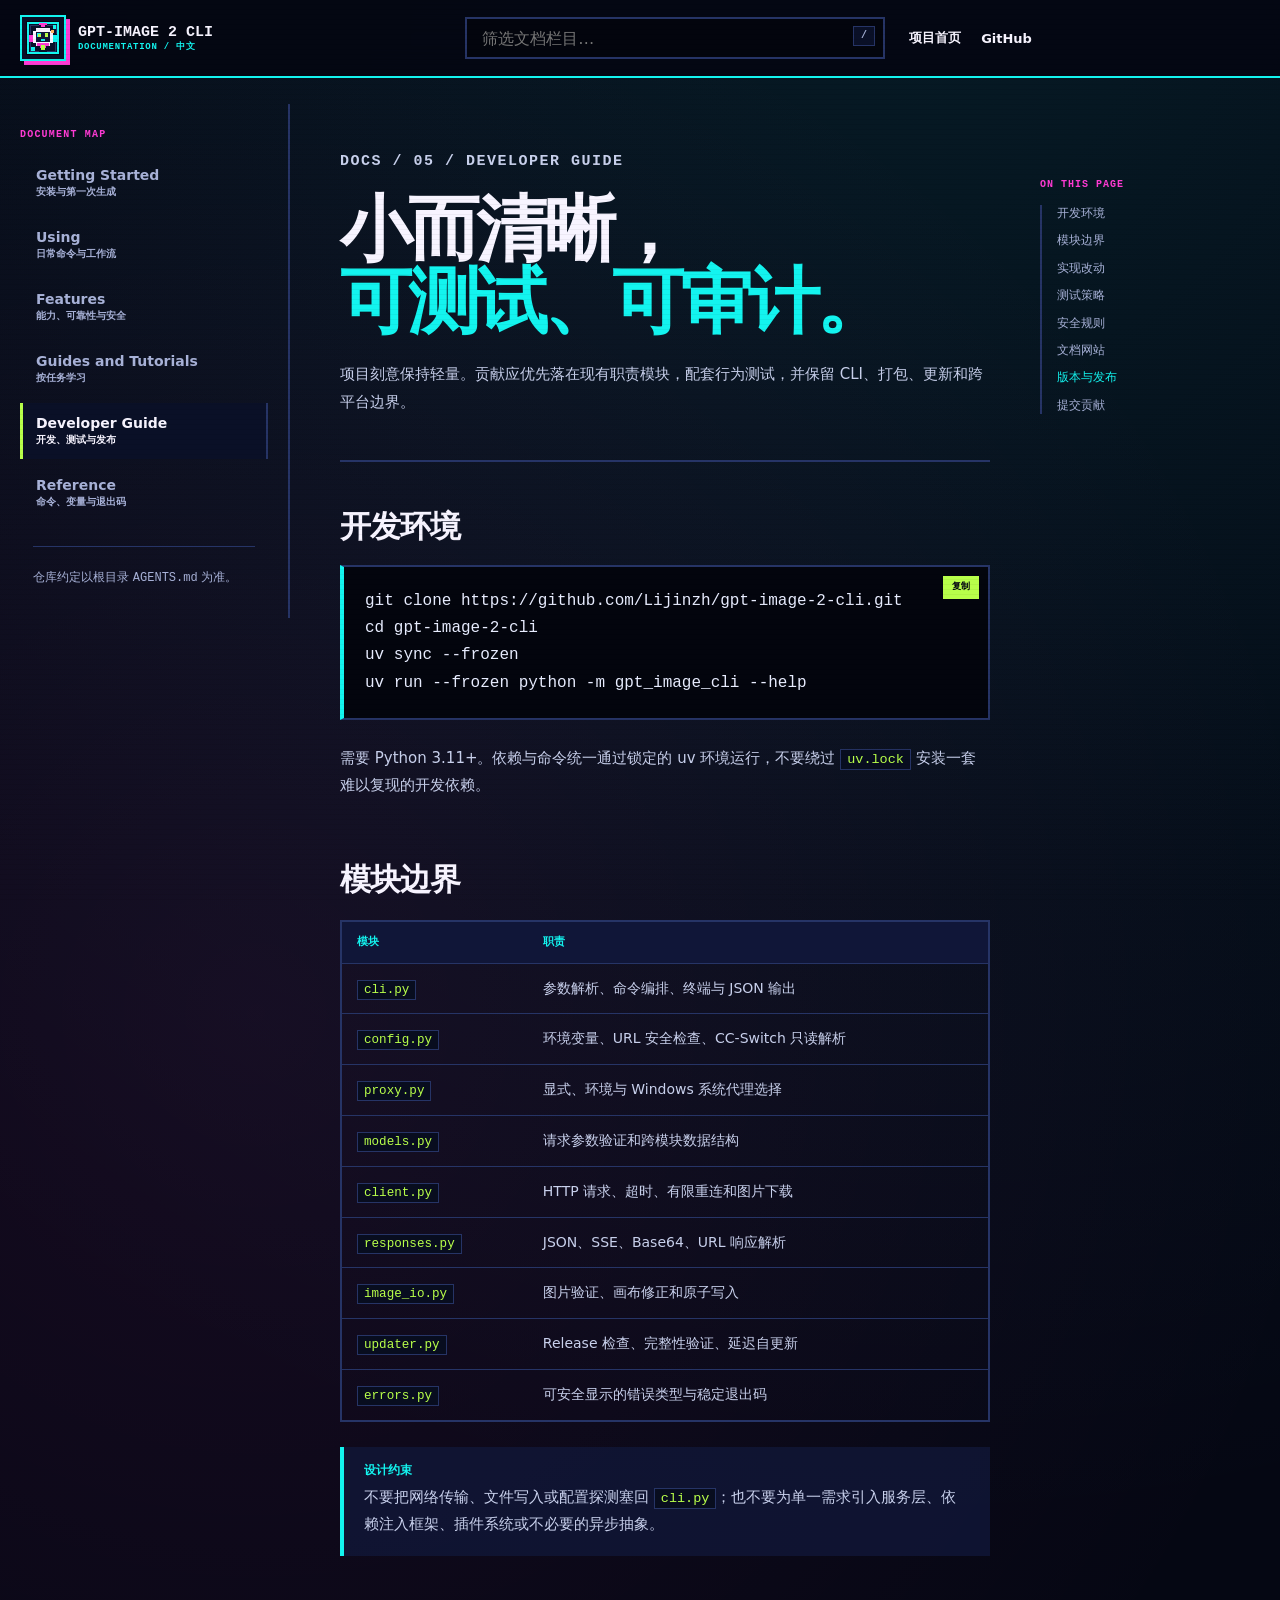
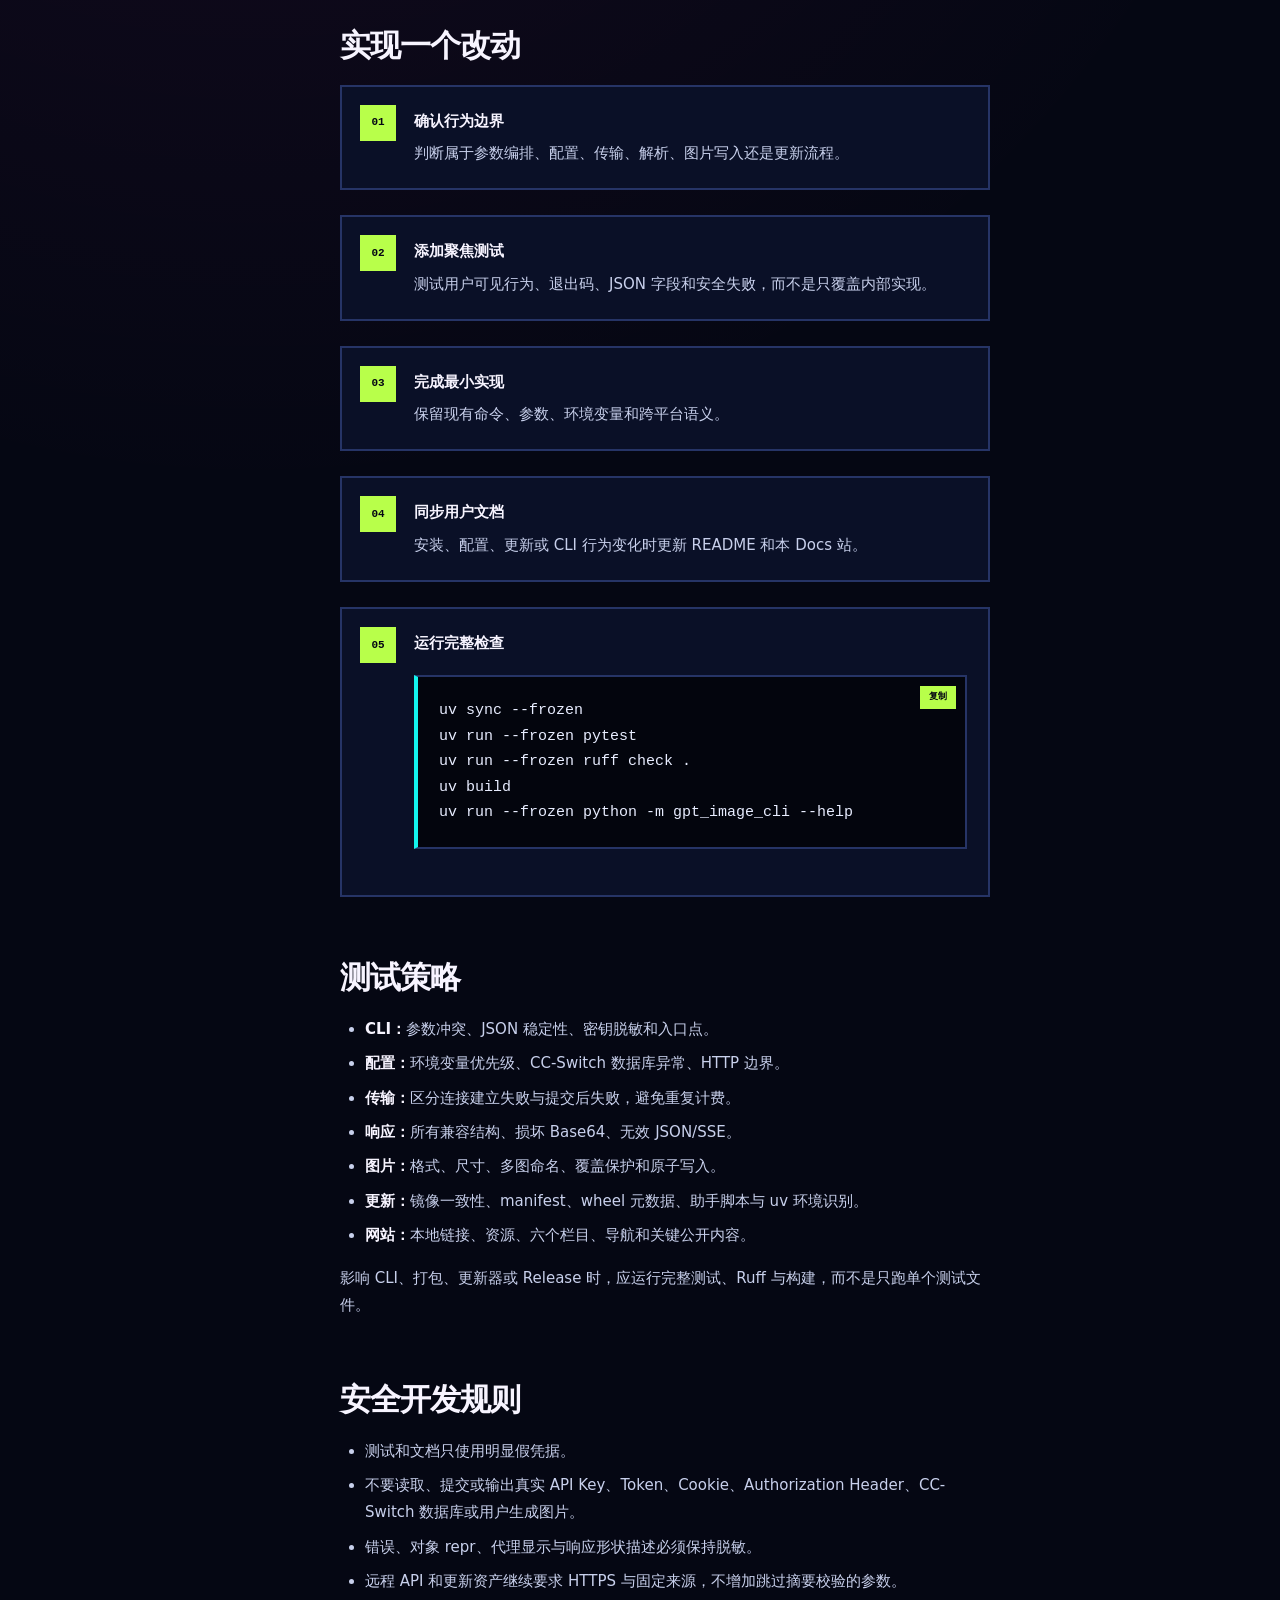
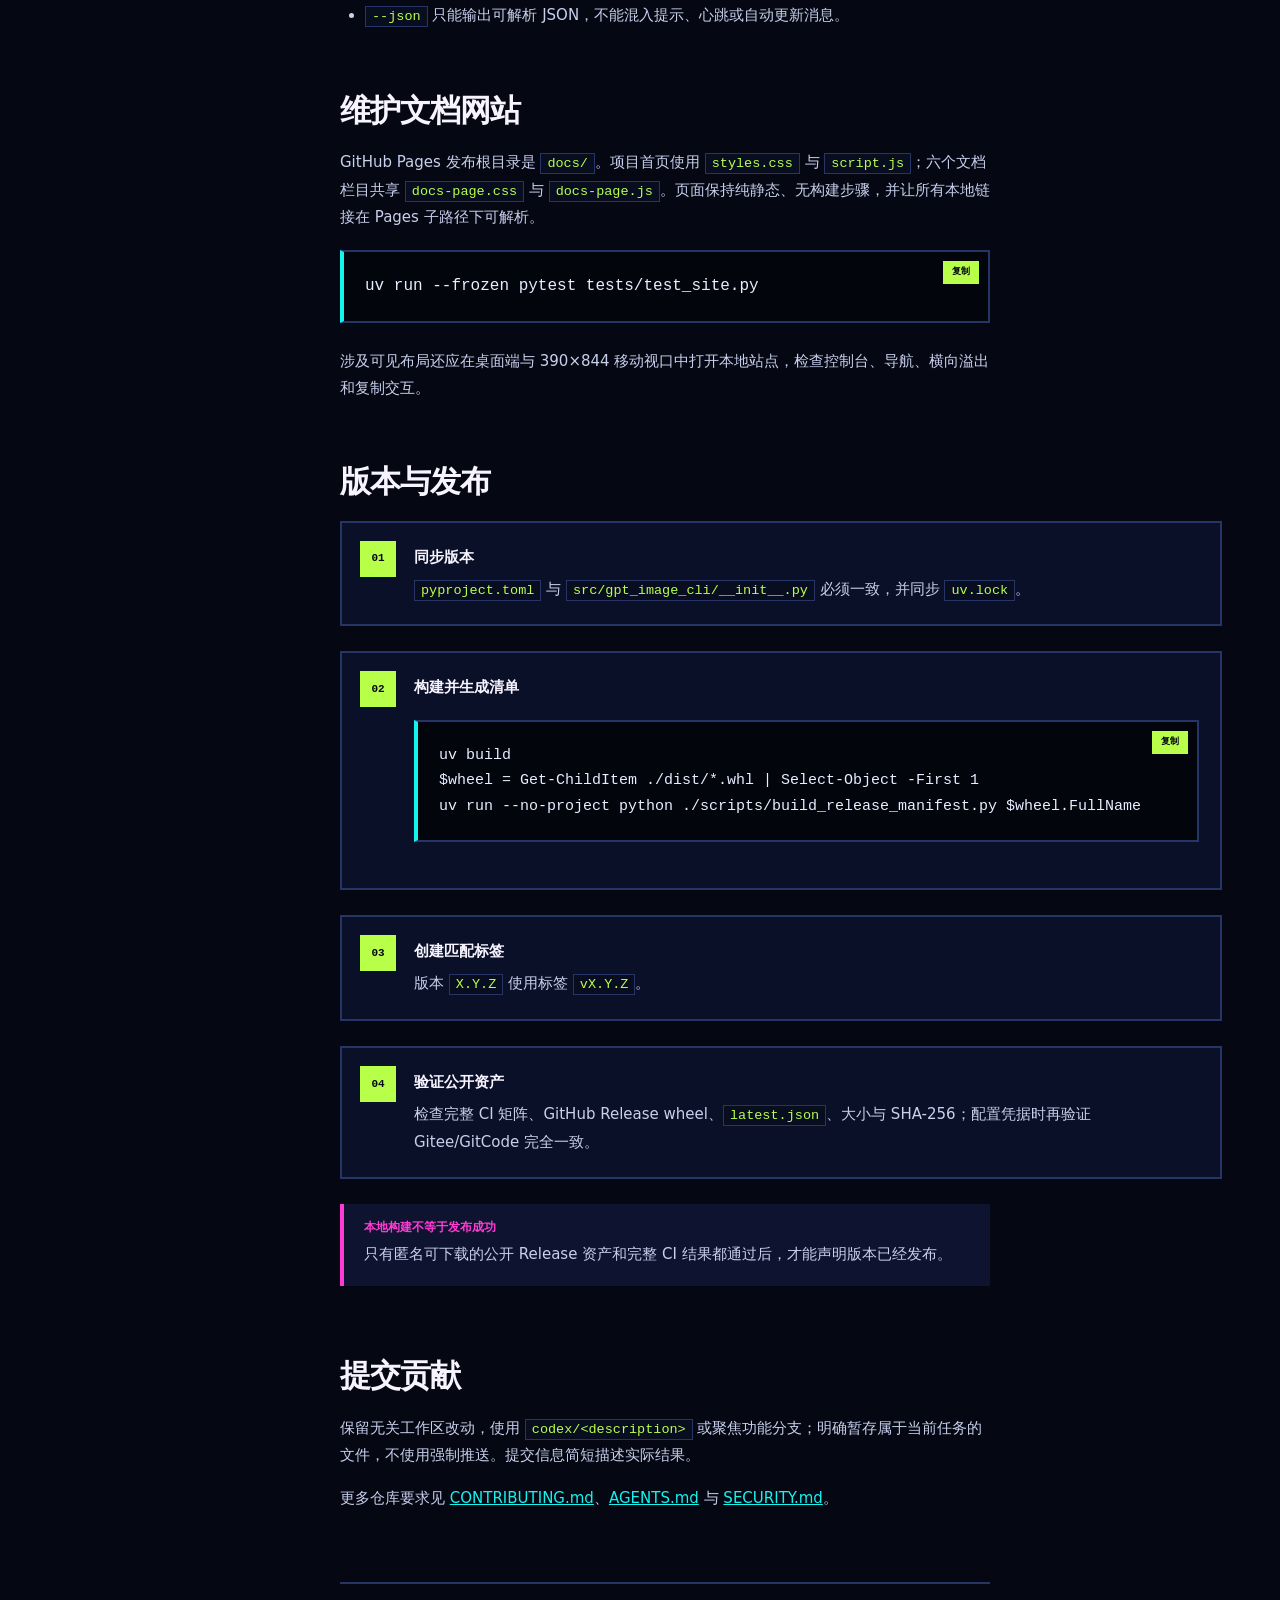
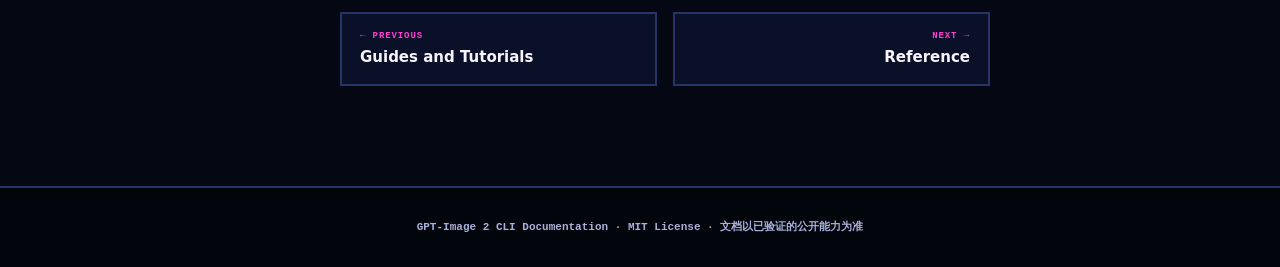
<file: docs/developer-guide/index.html>
<!doctype html>
<html lang="zh-CN">
<head>
  <meta charset="utf-8"><meta name="viewport" content="width=device-width, initial-scale=1"><meta name="theme-color" content="#050713">
  <meta name="description" content="GPT-Image 2 CLI 开发者指南：架构、环境、测试、安全、贡献与发布。"><title>Developer Guide · GPT-Image 2 CLI Docs</title>
  <link rel="canonical" href="https://lijinzh.github.io/gpt-image-2-cli/developer-guide/"><link rel="icon" href="../assets/icons/pixel-space-operator.svg" type="image/svg+xml"><link rel="stylesheet" href="../docs-page.css"><script src="../docs-page.js" defer></script>
</head>
<body>
  <a class="skip-link" href="#main-content">跳到正文</a><header class="docs-header"><a class="docs-brand" href="../"><img src="../assets/icons/pixel-space-operator.png" alt="" width="46" height="46"><span><strong>GPT-IMAGE 2 CLI</strong><small>DOCUMENTATION / 中文</small></span></a><label class="docs-search"><span hidden>筛选文档栏目</span><input type="search" placeholder="筛选文档栏目…" data-docs-search><kbd>/</kbd></label><nav class="docs-header__links"><a href="../">项目首页</a><a href="https://github.com/Lijinzh/gpt-image-2-cli">GitHub</a></nav><button class="docs-menu" type="button" aria-expanded="false" data-docs-menu>文档目录</button></header>
  <div class="docs-shell">
    <aside class="docs-sidebar" data-docs-sidebar><p class="docs-sidebar__label">DOCUMENT MAP</p><nav class="doc-nav"><a href="../getting-started/"><strong>Getting Started</strong><small>安装与第一次生成</small></a><a href="../using/"><strong>Using</strong><small>日常命令与工作流</small></a><a href="../features/"><strong>Features</strong><small>能力、可靠性与安全</small></a><a href="../guides/"><strong>Guides and Tutorials</strong><small>按任务学习</small></a><a href="../developer-guide/" aria-current="page"><strong>Developer Guide</strong><small>开发、测试与发布</small></a><a href="../reference/"><strong>Reference</strong><small>命令、变量与退出码</small></a></nav><p class="docs-sidebar__meta">仓库约定以根目录 <code>AGENTS.md</code> 为准。</p></aside>
    <main class="docs-content" id="main-content">
      <header class="docs-hero"><p class="docs-hero__path">DOCS / 05 / DEVELOPER GUIDE</p><h1>小而清晰，<br><em>可测试、可审计。</em></h1><p class="docs-hero__lead">项目刻意保持轻量。贡献应优先落在现有职责模块，配套行为测试，并保留 CLI、打包、更新和跨平台边界。</p></header>
      <section id="setup"><h2>开发环境</h2><pre><code>git clone https://github.com/Lijinzh/gpt-image-2-cli.git
cd gpt-image-2-cli
uv sync --frozen
uv run --frozen python -m gpt_image_cli --help</code></pre><p>需要 Python 3.11+。依赖与命令统一通过锁定的 uv 环境运行，不要绕过 <code>uv.lock</code> 安装一套难以复现的开发依赖。</p></section>
      <section id="architecture"><h2>模块边界</h2><div class="doc-table-wrap"><table class="doc-table"><thead><tr><th>模块</th><th>职责</th></tr></thead><tbody><tr><td><code>cli.py</code></td><td>参数解析、命令编排、终端与 JSON 输出</td></tr><tr><td><code>config.py</code></td><td>环境变量、URL 安全检查、CC-Switch 只读解析</td></tr><tr><td><code>proxy.py</code></td><td>显式、环境与 Windows 系统代理选择</td></tr><tr><td><code>models.py</code></td><td>请求参数验证和跨模块数据结构</td></tr><tr><td><code>client.py</code></td><td>HTTP 请求、超时、有限重连和图片下载</td></tr><tr><td><code>responses.py</code></td><td>JSON、SSE、Base64、URL 响应解析</td></tr><tr><td><code>image_io.py</code></td><td>图片验证、画布修正和原子写入</td></tr><tr><td><code>updater.py</code></td><td>Release 检查、完整性验证、延迟自更新</td></tr><tr><td><code>errors.py</code></td><td>可安全显示的错误类型与稳定退出码</td></tr></tbody></table></div><div class="callout"><strong>设计约束</strong><p>不要把网络传输、文件写入或配置探测塞回 <code>cli.py</code>；也不要为单一需求引入服务层、依赖注入框架、插件系统或不必要的异步抽象。</p></div></section>
      <section id="workflow"><h2>实现一个改动</h2><ol class="task-list"><li><strong>确认行为边界</strong><p>判断属于参数编排、配置、传输、解析、图片写入还是更新流程。</p></li><li><strong>添加聚焦测试</strong><p>测试用户可见行为、退出码、JSON 字段和安全失败，而不是只覆盖内部实现。</p></li><li><strong>完成最小实现</strong><p>保留现有命令、参数、环境变量和跨平台语义。</p></li><li><strong>同步用户文档</strong><p>安装、配置、更新或 CLI 行为变化时更新 README 和本 Docs 站。</p></li><li><strong>运行完整检查</strong><pre><code>uv sync --frozen
uv run --frozen pytest
uv run --frozen ruff check .
uv build
uv run --frozen python -m gpt_image_cli --help</code></pre></li></ol></section>
      <section id="testing"><h2>测试策略</h2><ul><li><strong>CLI：</strong>参数冲突、JSON 稳定性、密钥脱敏和入口点。</li><li><strong>配置：</strong>环境变量优先级、CC-Switch 数据库异常、HTTP 边界。</li><li><strong>传输：</strong>区分连接建立失败与提交后失败，避免重复计费。</li><li><strong>响应：</strong>所有兼容结构、损坏 Base64、无效 JSON/SSE。</li><li><strong>图片：</strong>格式、尺寸、多图命名、覆盖保护和原子写入。</li><li><strong>更新：</strong>镜像一致性、manifest、wheel 元数据、助手脚本与 uv 环境识别。</li><li><strong>网站：</strong>本地链接、资源、六个栏目、导航和关键公开内容。</li></ul><p>影响 CLI、打包、更新器或 Release 时，应运行完整测试、Ruff 与构建，而不是只跑单个测试文件。</p></section>
      <section id="security"><h2>安全开发规则</h2><ul><li>测试和文档只使用明显假凭据。</li><li>不要读取、提交或输出真实 API Key、Token、Cookie、Authorization Header、CC-Switch 数据库或用户生成图片。</li><li>错误、对象 repr、代理显示与响应形状描述必须保持脱敏。</li><li>远程 API 和更新资产继续要求 HTTPS 与固定来源，不增加跳过摘要校验的参数。</li><li><code>--json</code> 只能输出可解析 JSON，不能混入提示、心跳或自动更新消息。</li></ul></section>
      <section id="site"><h2>维护文档网站</h2><p>GitHub Pages 发布根目录是 <code>docs/</code>。项目首页使用 <code>styles.css</code> 与 <code>script.js</code>；六个文档栏目共享 <code>docs-page.css</code> 与 <code>docs-page.js</code>。页面保持纯静态、无构建步骤，并让所有本地链接在 Pages 子路径下可解析。</p><pre><code>uv run --frozen pytest tests/test_site.py</code></pre><p>涉及可见布局还应在桌面端与 390×844 移动视口中打开本地站点，检查控制台、导航、横向溢出和复制交互。</p></section>
      <section id="release"><h2>版本与发布</h2><ol class="task-list"><li><strong>同步版本</strong><p><code>pyproject.toml</code> 与 <code>src/gpt_image_cli/__init__.py</code> 必须一致，并同步 <code>uv.lock</code>。</p></li><li><strong>构建并生成清单</strong><pre><code>uv build
$wheel = Get-ChildItem ./dist/*.whl | Select-Object -First 1
uv run --no-project python ./scripts/build_release_manifest.py $wheel.FullName</code></pre></li><li><strong>创建匹配标签</strong><p>版本 <code>X.Y.Z</code> 使用标签 <code>vX.Y.Z</code>。</p></li><li><strong>验证公开资产</strong><p>检查完整 CI 矩阵、GitHub Release wheel、<code>latest.json</code>、大小与 SHA-256；配置凭据时再验证 Gitee/GitCode 完全一致。</p></li></ol><div class="callout callout--danger"><strong>本地构建不等于发布成功</strong><p>只有匿名可下载的公开 Release 资产和完整 CI 结果都通过后，才能声明版本已经发布。</p></div></section>
      <section id="contribute"><h2>提交贡献</h2><p>保留无关工作区改动，使用 <code>codex/&lt;description&gt;</code> 或聚焦功能分支；明确暂存属于当前任务的文件，不使用强制推送。提交信息简短描述实际结果。</p><p>更多仓库要求见 <a href="https://github.com/Lijinzh/gpt-image-2-cli/blob/main/CONTRIBUTING.md">CONTRIBUTING.md</a>、<a href="https://github.com/Lijinzh/gpt-image-2-cli/blob/main/AGENTS.md">AGENTS.md</a> 与 <a href="https://github.com/Lijinzh/gpt-image-2-cli/blob/main/SECURITY.md">SECURITY.md</a>。</p></section>
      <nav class="page-nav"><a href="../guides/"><span>← PREVIOUS</span><strong>Guides and Tutorials</strong></a><a href="../reference/"><span>NEXT →</span><strong>Reference</strong></a></nav>
    </main>
    <aside class="docs-toc"><p>ON THIS PAGE</p><nav><a href="#setup">开发环境</a><a href="#architecture">模块边界</a><a href="#workflow">实现改动</a><a href="#testing">测试策略</a><a href="#security">安全规则</a><a href="#site">文档网站</a><a href="#release">版本与发布</a><a href="#contribute">提交贡献</a></nav></aside>
  </div>
  <footer class="docs-footer">GPT-Image 2 CLI Documentation · MIT License · 文档以已验证的公开能力为准</footer>
</body></html>
</file>
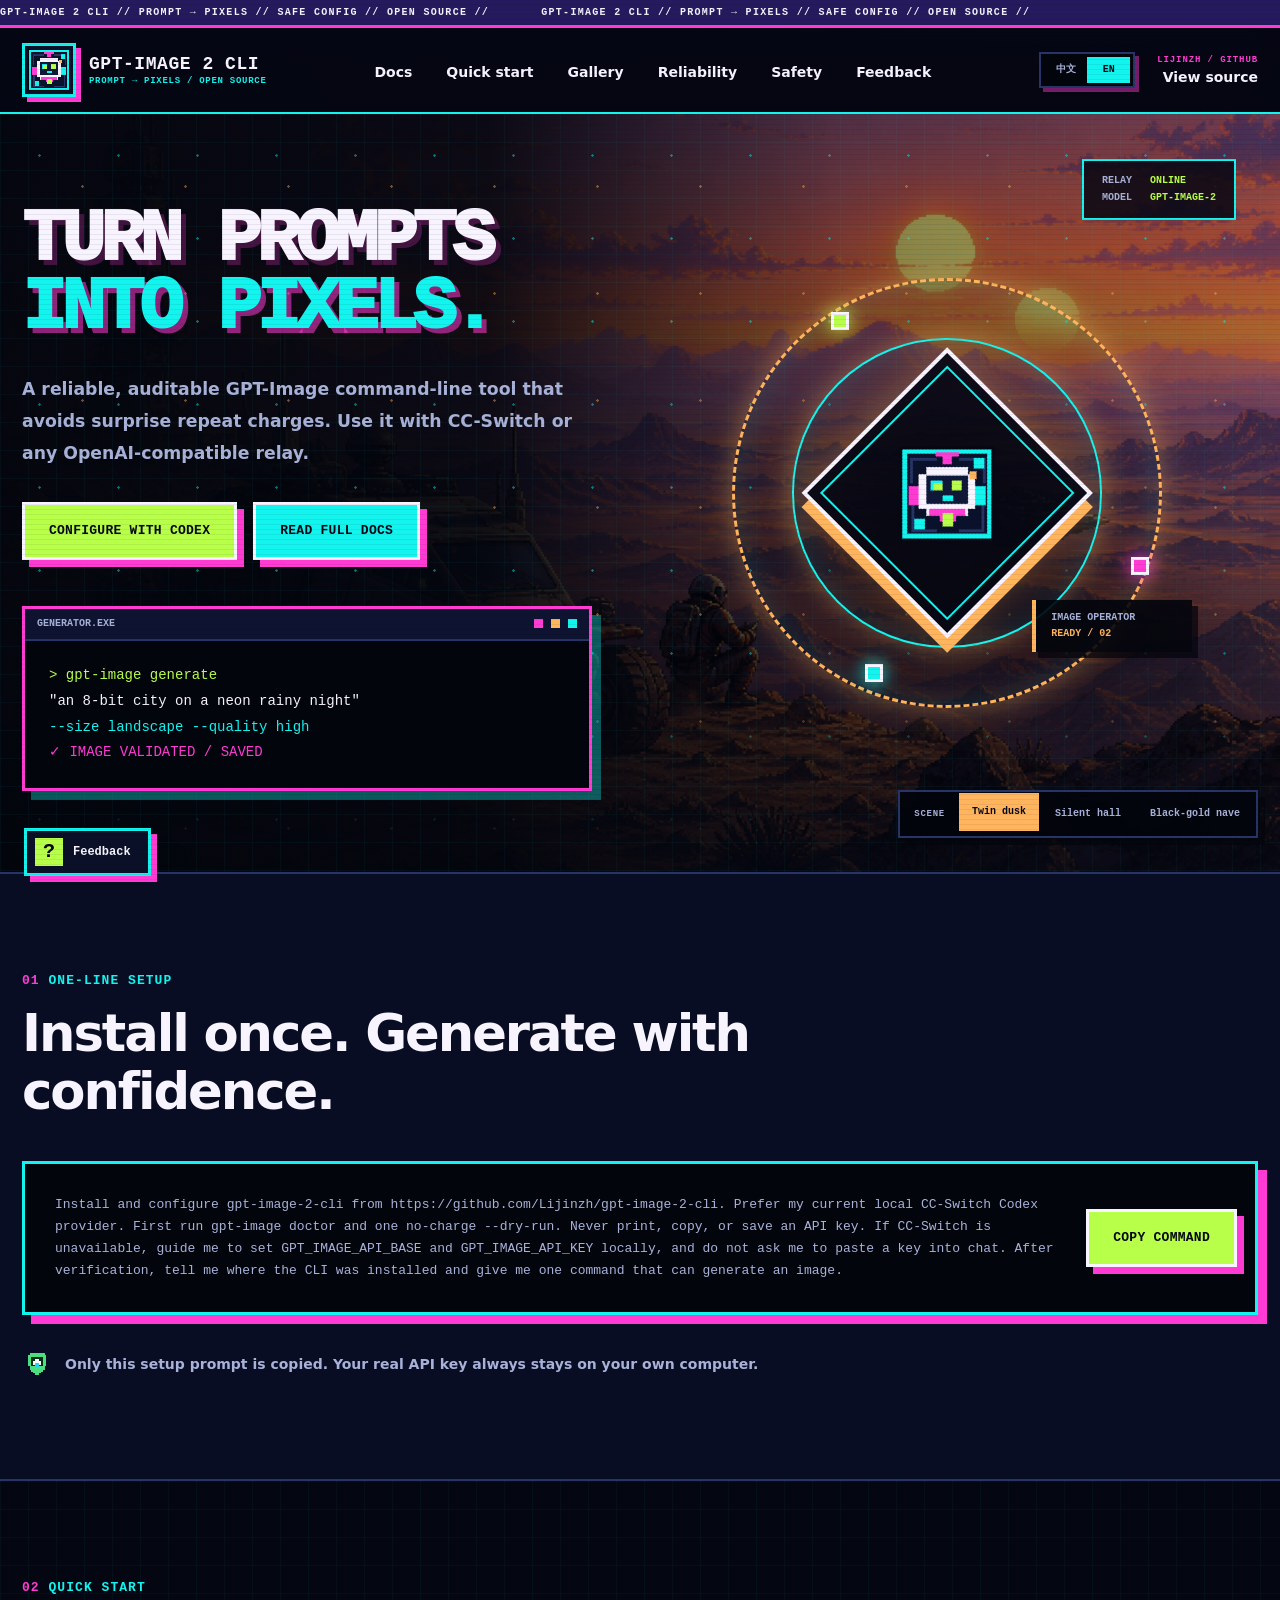
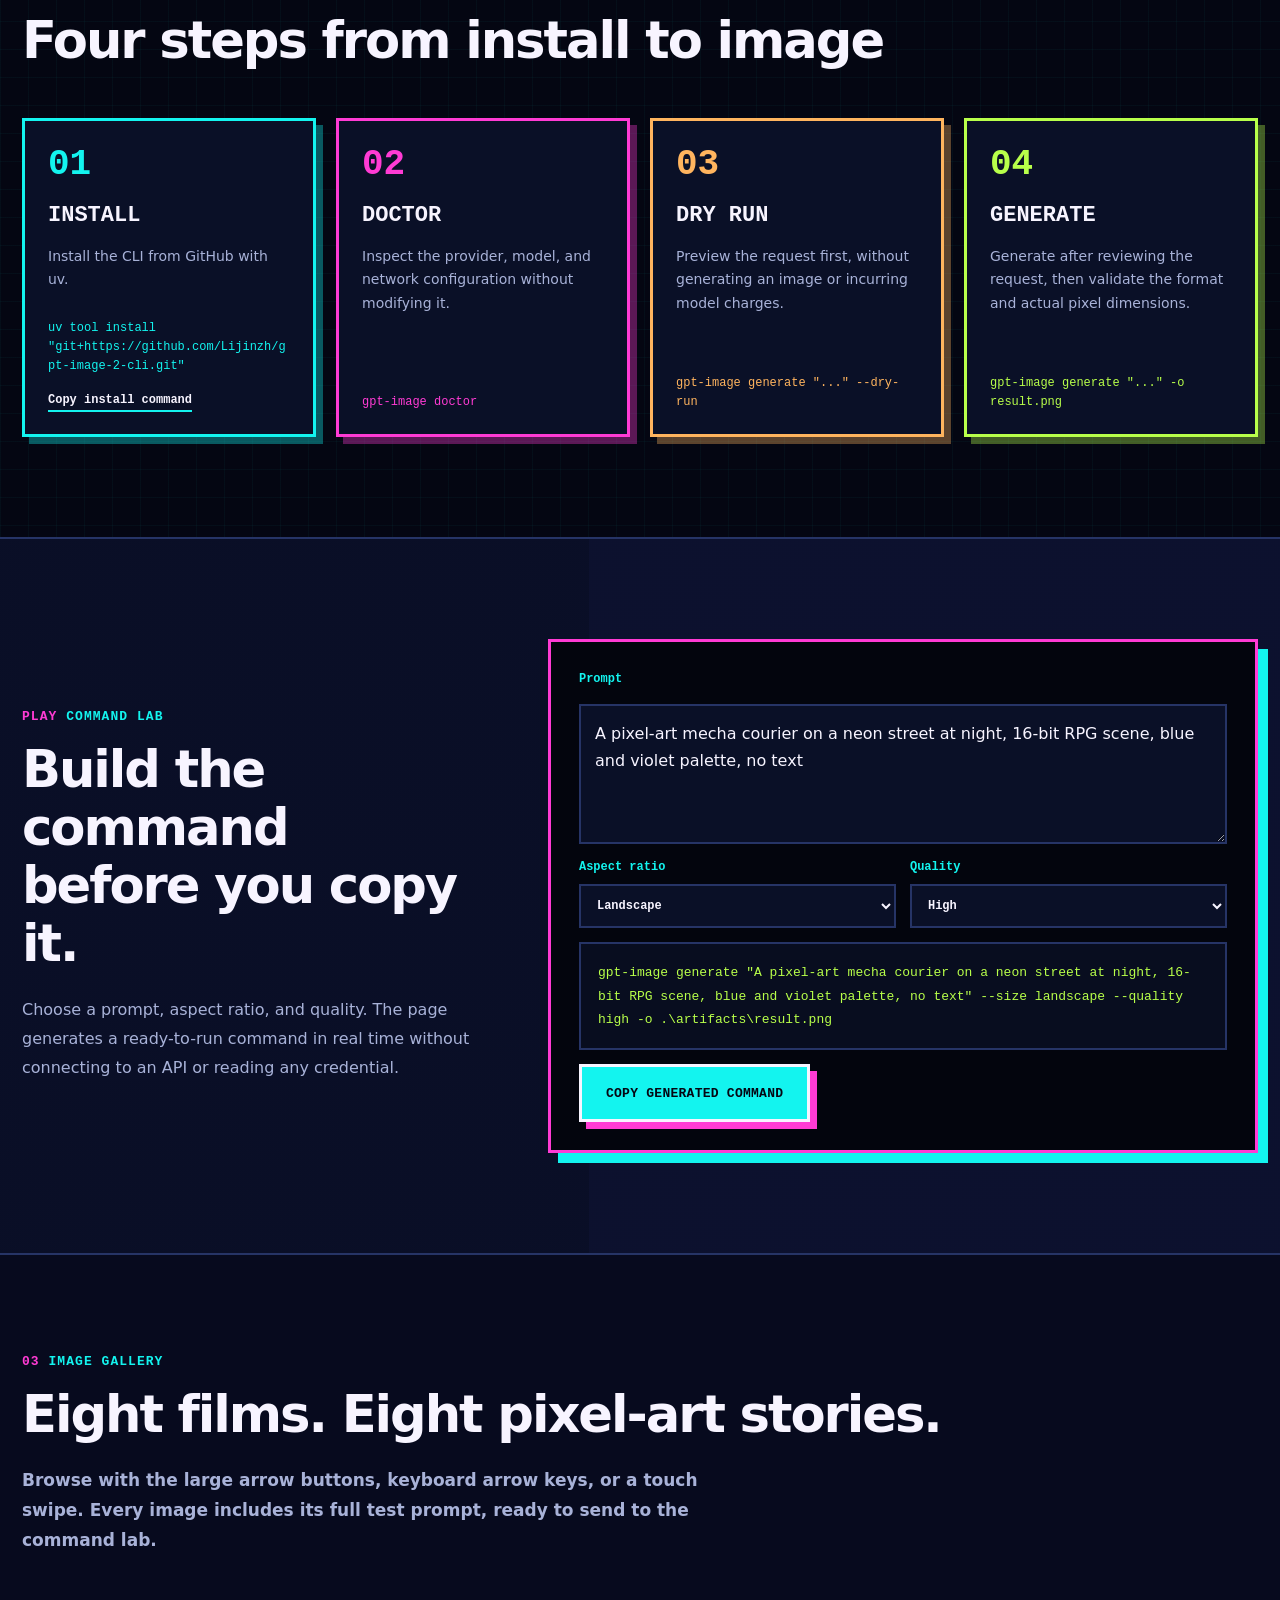
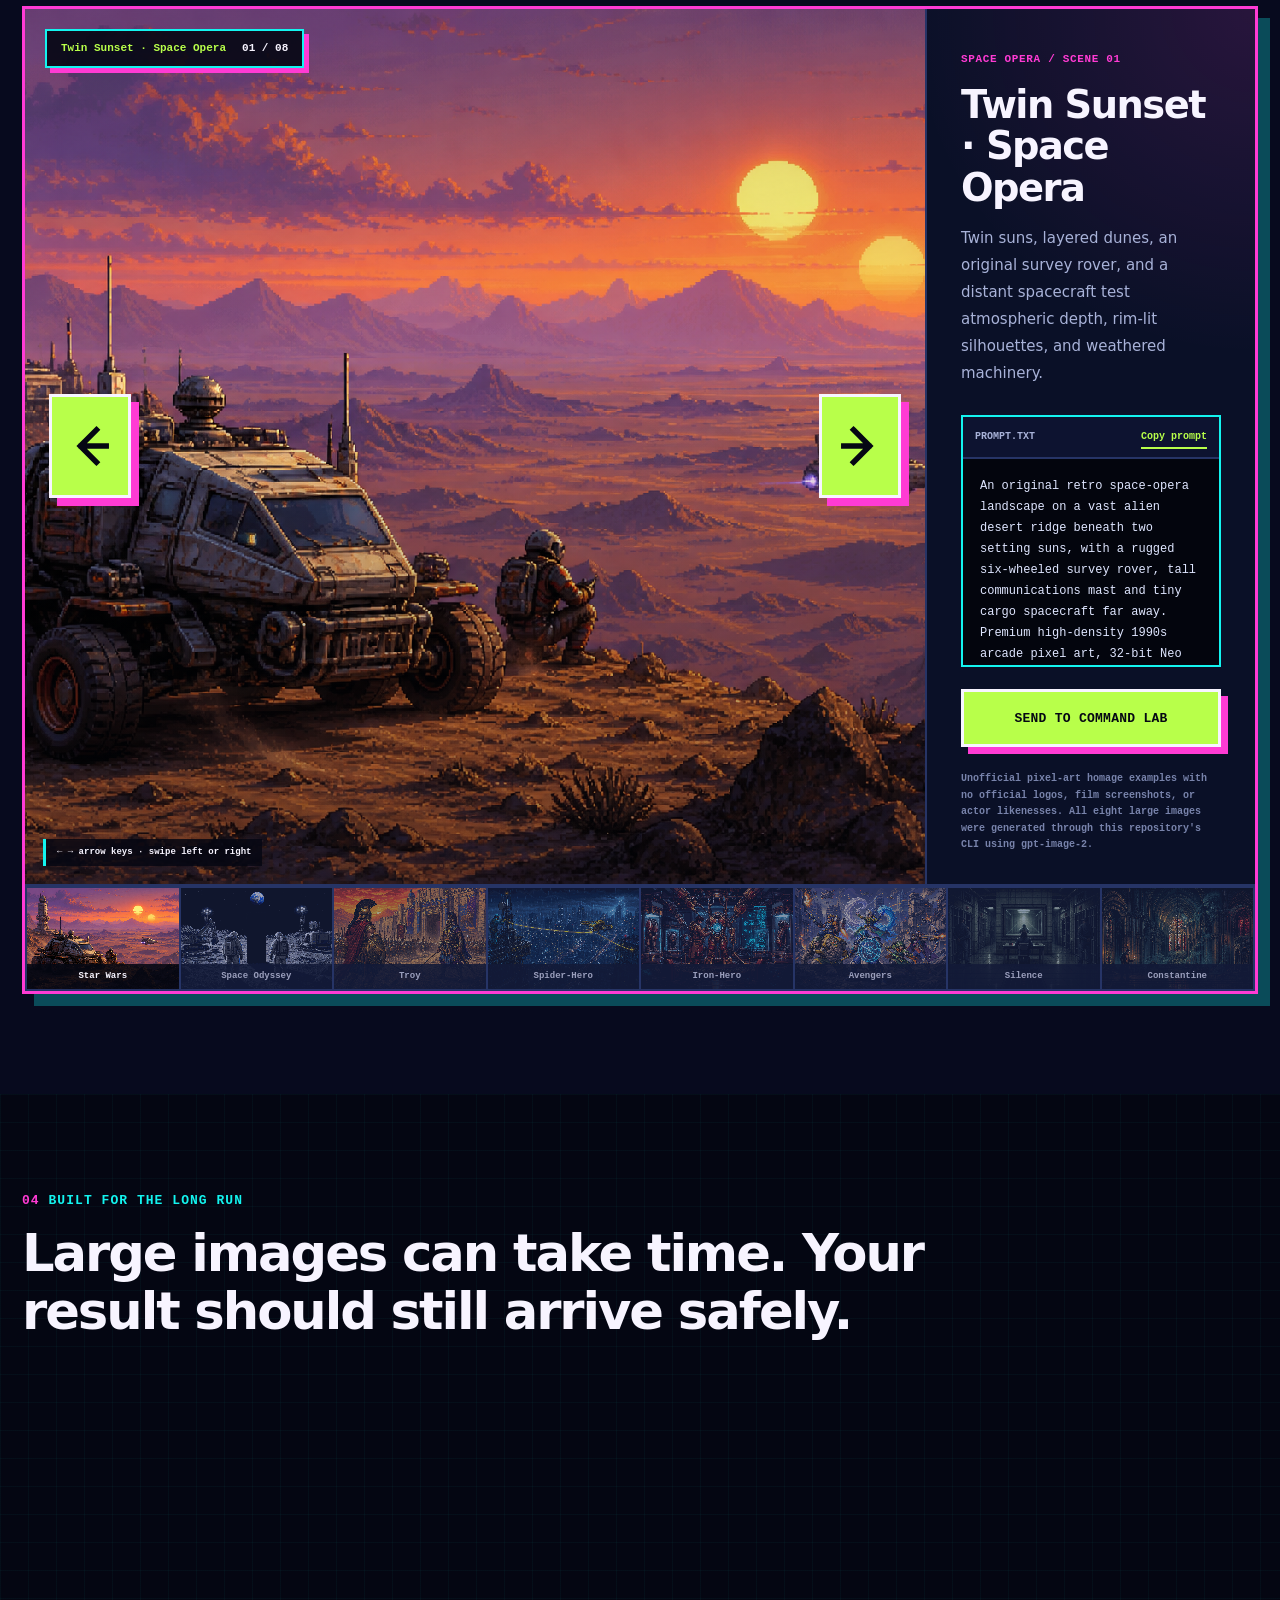
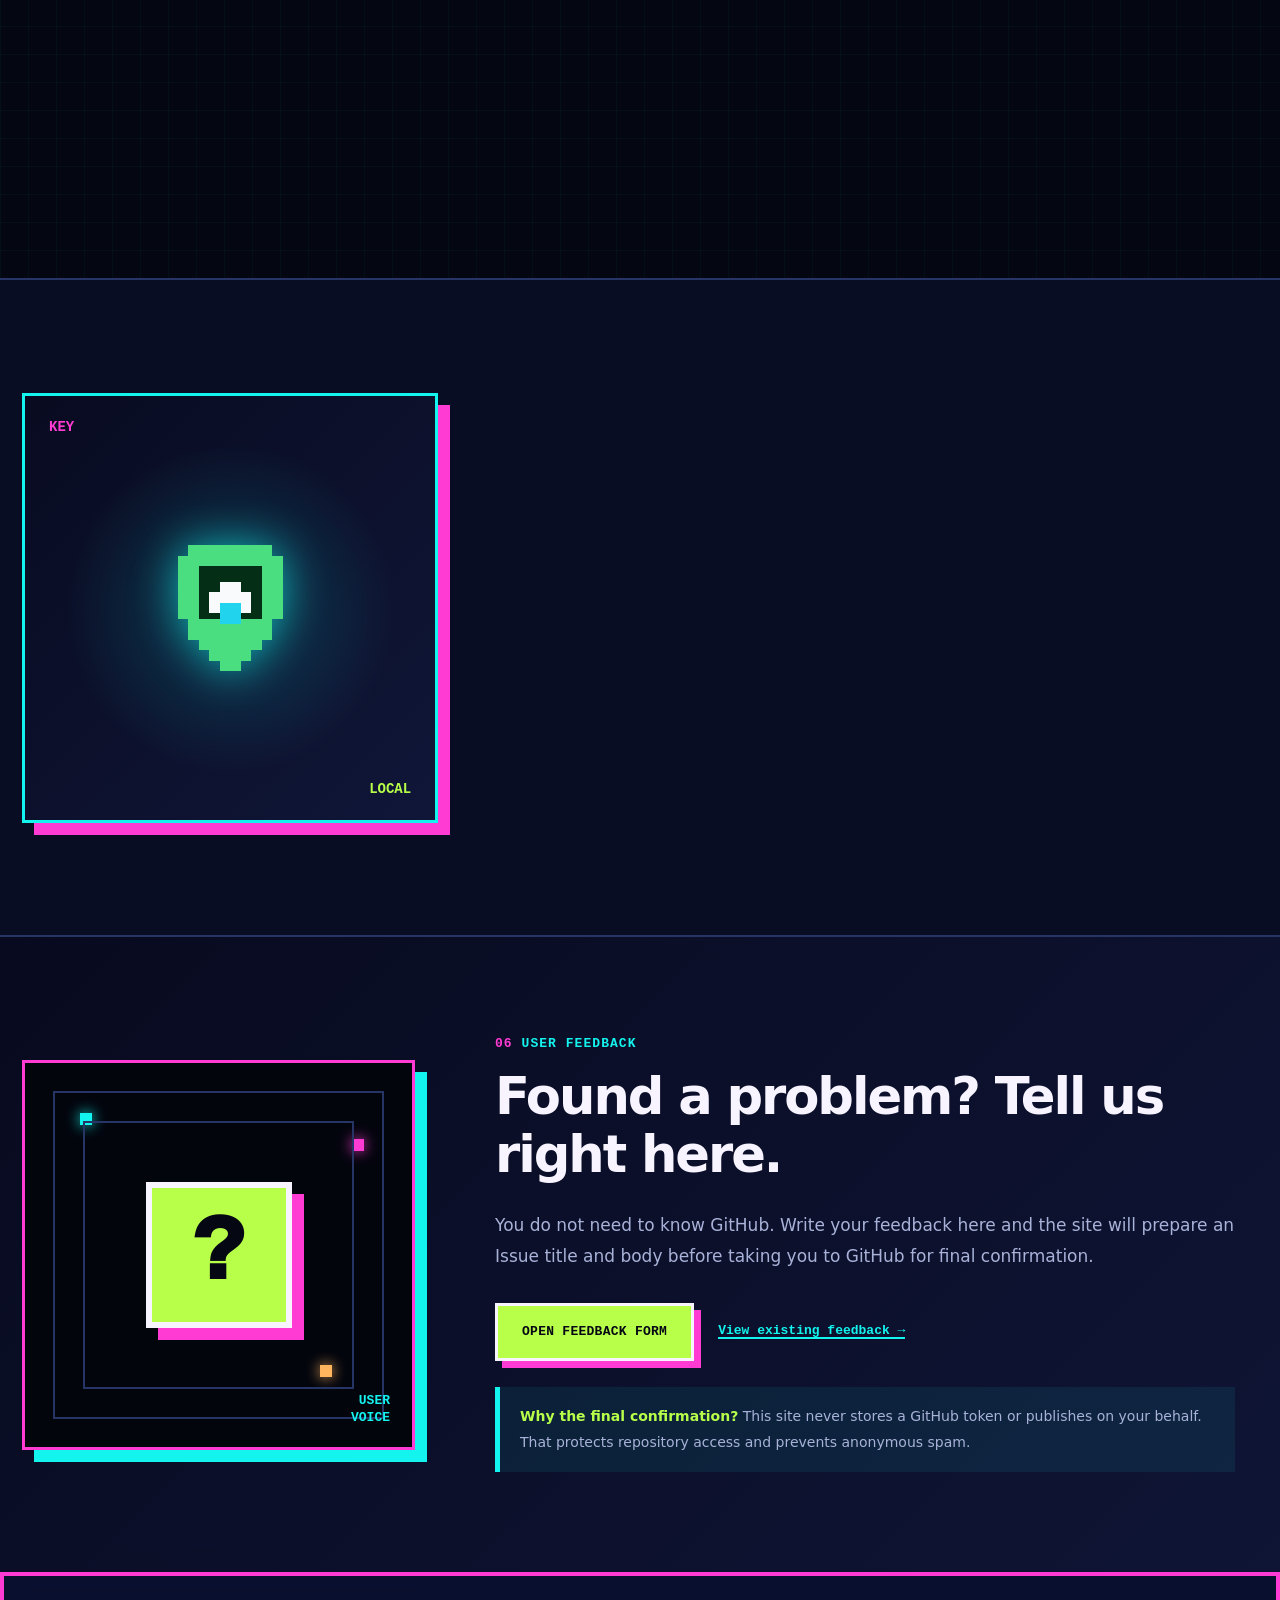
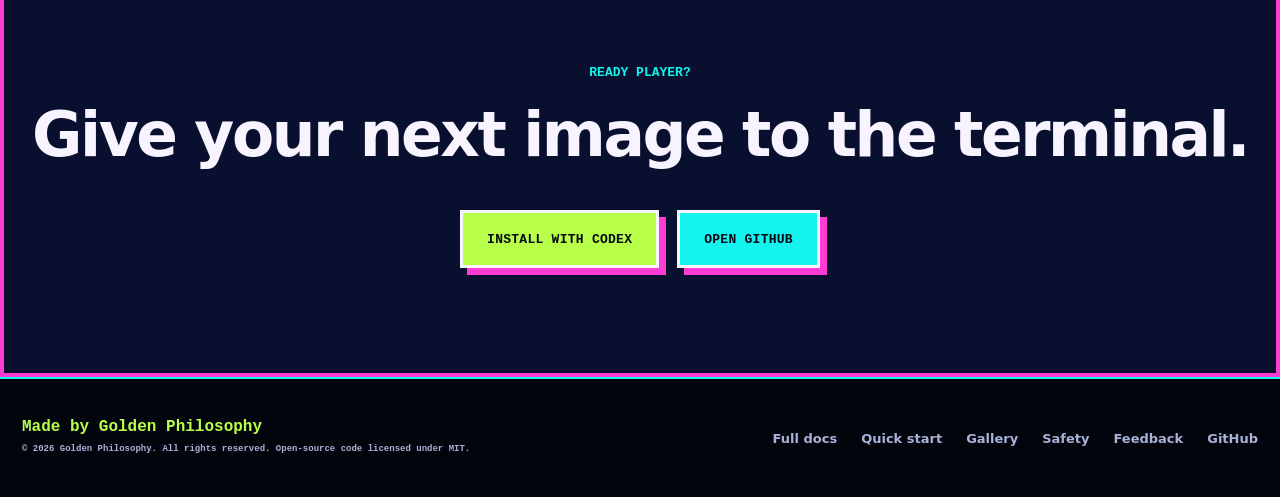
<file: docs/en/index.html>
<!doctype html>
<html lang="en">
<head>
  <meta charset="utf-8">
  <meta name="viewport" content="width=device-width, initial-scale=1">
  <meta name="theme-color" content="#050713">
  <meta name="description" content="GPT-Image 2 CLI: a reliable text-to-image command-line tool for CC-Switch and OpenAI-compatible relays.">
  <meta property="og:title" content="GPT-Image 2 CLI · Turn prompts into pixels">
  <meta property="og:description" content="Install, configure, preview, and generate. Bring a safer GPT-Image workflow to your terminal.">
  <meta property="og:type" content="website">
  <meta property="og:url" content="https://lijinzh.github.io/gpt-image-2-cli/en/">
  <meta property="og:image" content="https://lijinzh.github.io/gpt-image-2-cli/assets/examples/star-wars-twin-sunset.png">
  <title>GPT-Image 2 CLI · English</title>
  <link rel="canonical" href="https://lijinzh.github.io/gpt-image-2-cli/en/">
  <link rel="alternate" hreflang="zh-CN" href="https://lijinzh.github.io/gpt-image-2-cli/">
  <link rel="alternate" hreflang="en" href="https://lijinzh.github.io/gpt-image-2-cli/en/">
  <link rel="alternate" hreflang="x-default" href="https://lijinzh.github.io/gpt-image-2-cli/">
  <link rel="icon" href="../assets/icons/pixel-space-operator.svg" type="image/svg+xml">
  <link rel="icon" href="../assets/icons/pixel-space-operator.png" type="image/png">
  <link rel="apple-touch-icon" href="../assets/icons/pixel-space-operator.png">
  <link rel="stylesheet" href="../styles.css">
  <script src="../script.js" defer></script>
</head>
<body data-visual-theme="cosmic">
  <a class="skip-link" href="#main-content">Skip to main content</a>

  <div class="signal-strip" aria-hidden="true">
    <span>GPT-IMAGE 2 CLI // PROMPT → PIXELS // SAFE CONFIG // OPEN SOURCE //</span>
    <span>GPT-IMAGE 2 CLI // PROMPT → PIXELS // SAFE CONFIG // OPEN SOURCE //</span>
  </div>

  <header class="site-header">
    <a class="brand" href="#top" aria-label="GPT-Image 2 CLI home">
      <span class="brand__mark" aria-hidden="true"><img src="../assets/icons/pixel-space-operator.png" alt="" width="48" height="48"></span>
      <span class="brand__copy">
        <strong>GPT-IMAGE 2 CLI</strong>
        <small>PROMPT → PIXELS / OPEN SOURCE</small>
      </span>
    </a>
    <button class="menu-button" type="button" aria-expanded="false" aria-controls="site-nav" data-menu-button>MENU</button>
    <nav class="site-nav" id="site-nav" aria-label="Main navigation" data-site-nav>
      <a href="../getting-started/">Docs</a>
      <a href="#quick-start">Quick start</a>
      <a href="#examples">Gallery</a>
      <a href="#reliability">Reliability</a>
      <a href="#safety">Safety</a>
      <a href="#feedback">Feedback</a>
    </nav>
    <nav class="language-switch" aria-label="Language selector">
      <a href="../?lang=zh" lang="zh-CN" hreflang="zh-CN">中文</a>
      <a class="is-active" href="./?lang=en" lang="en" hreflang="en" aria-current="page">EN</a>
    </nav>
    <a class="header-github" href="https://github.com/Lijinzh/gpt-image-2-cli" target="_blank" rel="noopener noreferrer">
      <span>LIJINZH / GITHUB</span>
      <strong>View source</strong>
    </a>
  </header>

  <main id="main-content">
    <section class="hero" id="top" aria-labelledby="hero-title">
      <div class="hero__stars" aria-hidden="true"></div>
      <div class="hero__copy" data-reveal>
        <h1 id="hero-title">TURN PROMPTS<br><em>INTO PIXELS.</em></h1>
        <p>A reliable, auditable GPT-Image command-line tool that avoids surprise repeat charges. Use it with CC-Switch or any OpenAI-compatible relay.</p>
        <div class="hero__actions">
          <button class="pixel-button pixel-button--lime" type="button" data-copy-target="codex-command">Configure with Codex</button>
          <a class="pixel-button pixel-button--cyan" href="../getting-started/">Read full docs</a>
        </div>
        <div class="terminal-window" aria-label="Image-generation command demo">
          <div class="terminal-window__bar"><span>GENERATOR.EXE</span><i></i><i></i><i></i></div>
          <pre><code><span class="terminal-green">&gt; gpt-image generate</span>
"an 8-bit city on a neon rainy night"
<span class="terminal-cyan">--size landscape --quality high</span>
<span class="terminal-pink">✓ IMAGE VALIDATED / SAVED</span></code></pre>
        </div>
      </div>

      <div class="hero__scene" aria-hidden="true" data-reveal>
        <div class="operator-orbit">
          <span class="operator-orbit__ring operator-orbit__ring--outer"></span>
          <span class="operator-orbit__ring operator-orbit__ring--inner"></span>
          <span class="operator-orbit__node operator-orbit__node--one"></span>
          <span class="operator-orbit__node operator-orbit__node--two"></span>
          <span class="operator-orbit__node operator-orbit__node--three"></span>
          <div class="operator-orbit__core">
            <img src="../assets/icons/pixel-space-operator.png" alt="" width="256" height="256">
          </div>
          <div class="operator-orbit__caption"><span>IMAGE OPERATOR</span><strong>READY / 02</strong></div>
        </div>
        <div class="scene-status"><span>RELAY</span><strong>ONLINE</strong><span>MODEL</span><strong>GPT-IMAGE-2</strong></div>
      </div>

      <div class="theme-switcher" role="group" aria-label="Switch homepage visual theme" data-theme-switcher>
        <span>SCENE</span>
        <button class="is-active" type="button" data-theme="cosmic" aria-pressed="true">Twin dusk</button>
        <button type="button" data-theme="silence" aria-pressed="false">Silent hall</button>
        <button type="button" data-theme="occult" aria-pressed="false">Black-gold nave</button>
      </div>
    </section>

    <section class="codex-setup" aria-labelledby="codex-title">
      <div class="section-heading" data-reveal>
        <p><span>01</span> ONE-LINE SETUP</p>
        <h2 id="codex-title">Install once. Generate with confidence.</h2>
      </div>
      <div class="copy-deck" data-reveal>
        <code id="codex-command">Install and configure gpt-image-2-cli from https://github.com/Lijinzh/gpt-image-2-cli. Prefer my current local CC-Switch Codex provider. First run gpt-image doctor and one no-charge --dry-run. Never print, copy, or save an API key. If CC-Switch is unavailable, guide me to set GPT_IMAGE_API_BASE and GPT_IMAGE_API_KEY locally, and do not ask me to paste a key into chat. After verification, tell me where the CLI was installed and give me one command that can generate an image.</code>
        <button class="pixel-button pixel-button--lime" type="button" data-copy-target="codex-command">COPY COMMAND</button>
      </div>
      <p class="privacy-note" data-reveal><img src="../assets/icons/pixel-shield.svg" alt="" width="30" height="30">Only this setup prompt is copied. Your real API key always stays on your own computer.</p>
    </section>

    <section class="quick-start" id="quick-start" aria-labelledby="quick-start-title">
      <div class="section-heading" data-reveal>
        <p><span>02</span> QUICK START</p>
        <h2 id="quick-start-title">Four steps from install to image</h2>
      </div>
      <ol class="step-rail">
        <li class="step step--cyan" data-reveal>
          <span>01</span><strong>INSTALL</strong><p>Install the CLI from GitHub with uv.</p>
          <code id="install-command">uv tool install "git+https://github.com/Lijinzh/gpt-image-2-cli.git"</code>
          <button type="button" data-copy-target="install-command">Copy install command</button>
        </li>
        <li class="step step--pink" data-reveal>
          <span>02</span><strong>DOCTOR</strong><p>Inspect the provider, model, and network configuration without modifying it.</p>
          <code>gpt-image doctor</code>
        </li>
        <li class="step step--orange" data-reveal>
          <span>03</span><strong>DRY RUN</strong><p>Preview the request first, without generating an image or incurring model charges.</p>
          <code>gpt-image generate "..." --dry-run</code>
        </li>
        <li class="step step--lime" data-reveal>
          <span>04</span><strong>GENERATE</strong><p>Generate after reviewing the request, then validate the format and actual pixel dimensions.</p>
          <code>gpt-image generate "..." -o result.png</code>
        </li>
      </ol>
    </section>

    <section class="command-lab" aria-labelledby="command-lab-title">
      <div class="command-lab__copy" data-reveal>
        <div class="section-heading">
          <p><span>PLAY</span> COMMAND LAB</p>
          <h2 id="command-lab-title">Build the command before you copy it.</h2>
        </div>
        <p>Choose a prompt, aspect ratio, and quality. The page generates a ready-to-run command in real time without connecting to an API or reading any credential.</p>
      </div>
      <form class="command-builder" data-command-builder data-reveal>
        <label for="prompt-input">Prompt</label>
        <textarea id="prompt-input" rows="4" data-prompt>A pixel-art mecha courier on a neon street at night, 16-bit RPG scene, blue and violet palette, no text</textarea>
        <div class="command-builder__options">
          <label>Aspect ratio
            <select data-size>
              <option value="landscape">Landscape</option>
              <option value="square">Square</option>
              <option value="portrait">Portrait</option>
            </select>
          </label>
          <label>Quality
            <select data-quality>
              <option value="high">High</option>
              <option value="medium">Medium</option>
              <option value="low">Low</option>
            </select>
          </label>
        </div>
        <div class="generated-command"><code id="generated-command" data-command-output></code></div>
        <button class="pixel-button pixel-button--cyan" type="button" data-copy-target="generated-command">Copy generated command</button>
      </form>
    </section>

    <section class="examples" id="examples" aria-labelledby="examples-title">
      <div class="section-heading" data-reveal>
        <p><span>03</span> IMAGE GALLERY</p>
        <h2 id="examples-title">Eight films. Eight pixel-art stories.</h2>
        <p class="section-heading__lead">Browse with the large arrow buttons, keyboard arrow keys, or a touch swipe. Every image includes its full test prompt, ready to send to the command lab.</p>
      </div>
      <div class="cinema-gallery" data-gallery-carousel data-reveal aria-roledescription="carousel" aria-label="High-detail pixel-art cinema gallery">
        <div class="cinema-gallery__stage" data-gallery-viewport tabindex="0">
          <div class="cinema-gallery__track" data-gallery-track>
            <figure class="cinema-gallery__slide is-active" data-gallery-slide data-title="Twin Sunset · Space Opera" data-kicker="SPACE OPERA / SCENE 01" data-description="Twin suns, layered dunes, an original survey rover, and a distant spacecraft test atmospheric depth, rim-lit silhouettes, and weathered machinery." data-prompt="An original retro space-opera landscape on a vast alien desert ridge beneath two setting suns, with a rugged six-wheeled survey rover, tall communications mast and tiny cargo spacecraft far away. Premium high-density 1990s arcade pixel art, 32-bit Neo Geo-era visual richness, hand-authored pixel clusters, layered dunes and atmospheric perspective, cinematic orange-violet rim light, realistic weathered metal and sand textures, crisp silhouettes, wide establishing shot, no text, no logo, no watermark, not a film screenshot, not vector art, not minimalist, no smooth digital painting, entirely original vehicle designs." aria-hidden="false">
              <img src="../assets/examples/star-wars-twin-sunset.png" alt="High-detail pixel-art scene of an alien desert beneath two setting suns" width="1536" height="1024">
            </figure>
            <figure class="cinema-gallery__slide" data-gallery-slide data-title="Lunar Monolith · 2001-Inspired" data-kicker="SCI-FI MINIMALISM / SCENE 02" data-description="A restrained black, white, and cobalt palette with a symmetrical lunar composition tests hard shadows, geometric order, spacesuits, and technical equipment." data-prompt="A silent lunar excavation site where two astronauts in retro-futurist white suits stand before a perfectly black rectangular monolith, Earth low above the horizon, geometric floodlights casting long hard shadows across detailed regolith and machinery. Premium high-density 1990s arcade pixel art, 32-bit Neo Geo-era visual richness, hand-authored pixel clusters, disciplined symmetrical widescreen composition, restrained white charcoal black and cobalt palette, physically convincing suit joints and equipment, cinematic depth, no text, no logo, no watermark, no actor likeness, not a film screenshot, not vector art, not minimalist, no smooth digital painting." aria-hidden="true">
              <img src="../assets/examples/space-odyssey-monolith.png" alt="High-detail pixel-art astronauts facing a black monolith on the Moon" width="1536" height="1024" loading="lazy">
            </figure>
            <figure class="cinema-gallery__slide" data-gallery-slide data-title="Duel at the Gates · Troy-Inspired" data-kicker="BRONZE AGE EPIC / SCENE 03" data-description="Bronze Age warriors, colossal city gates, and receding formations test historical costume, crowd readability, dust, and stone texture." data-prompt="Two legendary Bronze Age warriors facing each other outside colossal ancient city gates, one carrying a round shield and tall-crested helmet, spear formations and soldiers receding into dusty depth, towering stone walls and banners under a blood-orange sunset. Premium high-density 1990s arcade pixel art, 32-bit Neo Geo-era visual richness, hand-authored pixel clusters, archaeologically grounded bronze armor, leather and woven cloth, dramatic dust and backlight, epic widescreen composition, no text, no logo, no watermark, no actor likeness, not a film screenshot, not vector art, not minimalist, no smooth digital painting." aria-hidden="true">
              <img src="../assets/examples/troy-gates-duel.png" alt="High-detail pixel-art duel between Bronze Age warriors outside ancient gates" width="1536" height="1024" loading="lazy">
            </figure>
            <figure class="cinema-gallery__slide" data-gallery-slide data-title="Rain Above the City · Spider-Hero-Inspired" data-kicker="URBAN RESCUE NOIR / SCENE 04" data-description="Rain, lightning, thousands of windows, a maintenance drone, and a high-altitude worker test wet reflections and a high-contrast urban night." data-prompt="An original futuristic high-altitude rescue operation above a rain-soaked megacity: a compact yellow maintenance drone stretches a luminous safety cable between two rooftops while a helmeted utility worker in teal weather gear secures an antenna platform, lightning revealing dense skyscrapers, traffic and thousands of windows. Extreme horizontal widescreen establishing composition with the small worker in the left third and a broad city panorama filling the frame. Premium high-density 1990s arcade pixel art, 32-bit Neo Geo-era visual richness, hand-authored pixel clusters, dynamic low three-quarter camera, believable industrial equipment, wet reflections, deep navy teal and electric-yellow palette, cinematic rain and rim light, no text, no logo, no watermark, no actor likeness, not a film screenshot, not vector art, not minimalist, no smooth digital painting, entirely original designs." aria-hidden="true">
              <img src="../assets/examples/spider-hero-rooftop.png" alt="High-detail pixel-art high-altitude rescue above a rainy megacity" width="1536" height="1024" loading="lazy">
            </figure>
            <figure class="cinema-gallery__slide" data-gallery-slide data-title="Armor Workshop · Iron-Hero-Inspired" data-kicker="ARMORED TECHNOLOGY / SCENE 05" data-description="An original exosuit, robotic arms, display bays, and holographic interfaces test metallic highlights, a luminous core, and dense mechanical structure." data-prompt="Inside a luminous underground technology workshop, an original copper-and-crimson exosuit engineer stands at the center while multi-axis robotic arms calibrate a hexagonal torso power cell, illuminated display bays holding industrial suit modules and abstract cyan holographic diagrams. Premium high-density 1990s arcade pixel art, 32-bit Neo Geo-era visual richness, hand-authored pixel clusters, dense readable machinery, realistic brushed metal and reflections, warm amber versus cool blue lighting, cinematic widescreen depth, no readable text, no logo, no watermark, no actor likeness, not a film screenshot, not vector art, not minimalist, no smooth digital painting, entirely original armor design." aria-hidden="true">
              <img src="../assets/examples/iron-hero-workshop.png" alt="High-detail pixel-art exosuit engineer inside a robotic workshop" width="1536" height="1024" loading="lazy">
            </figure>
            <figure class="cinema-gallery__slide" data-gallery-slide data-title="City Assembly · Avengers-Inspired" data-kicker="ENSEMBLE BATTLE / SCENE 06" data-description="Six original rescue champions assemble in a damaged avenue to test ensemble readability, explosions, aircraft, debris, and layered urban space." data-prompt="Six entirely original emergency-response champions forming a defensive circle in a shattered metropolitan avenue: a jetpack engineer, kinetic-shield guardian, weather channeler, massive stone rescue specialist, agile scout and precision archer, while unknown aircraft weave between towers and explosions throw debris and sparks through the street. Premium high-density 1990s arcade pixel art, 32-bit Neo Geo-era visual richness, hand-authored pixel clusters, readable ensemble silhouettes, layered urban destruction, bold comic palette with cinematic volumetric light, no text, no logo, no watermark, no actor likeness, not a film screenshot, not vector art, not minimalist, no smooth digital painting, entirely original costumes and insignia." aria-hidden="true">
              <img src="../assets/examples/avengers-city-battle.png" alt="High-detail pixel-art team of original heroes defending a damaged city" width="1536" height="1024" loading="lazy">
            </figure>
            <figure class="cinema-gallery__slide" data-gallery-slide data-title="Underground Corridor · Silence-Inspired" data-kicker="PSYCHOLOGICAL THRILLER / SCENE 07" data-description="One-point perspective, cold fluorescent light, and a reinforced glass room create pressure while testing interior depth and restrained emotion." data-prompt="An original forensic interviewer at the end of a cold underground detention corridor facing an anonymous high-security detainee behind reinforced glass, guards and barred cells fading into darkness on both sides. Premium high-density 1990s arcade pixel art, 32-bit Neo Geo-era visual richness, hand-authored pixel clusters, strict one-point perspective and oppressive symmetry, realistic tiled walls, glass reflections and restrained expressions, fluorescent green-gray light with tiny dark-red accents, psychological tension without gore, no text, no logo, no watermark, no actor likeness, not a film screenshot, not vector art, not minimalist, no smooth digital painting, entirely original characters." aria-hidden="true">
              <img src="../assets/examples/silence-prison-corridor.png" alt="High-detail pixel-art interviewer facing a detainee behind reinforced glass" width="1536" height="1024" loading="lazy">
            </figure>
            <figure class="cinema-gallery__slide" data-gallery-slide data-title="Cathedral in the Rain · Constantine-Inspired" data-kicker="OCCULT NOIR / SCENE 08" data-description="Gothic vaults, stained-glass beams, wet reflections, and supernatural smoke test shadow detail and colored light in an occult-noir setting." data-prompt="An original weary paranormal archivist in a charcoal raincoat standing in a rain-lashed Gothic cathedral aisle, holding a small flame while supernatural smoke coils beneath ribbed vaults, stained glass casting gold and crimson shafts across reflective wet stone. Premium high-density 1990s arcade pixel art, extreme horizontal widescreen composition showing the full nave from left transept to right transept, 32-bit Neo Geo-era visual richness, hand-authored pixel clusters, intricate carved architecture, believable coat and skin texture, dramatic chiaroscuro, amber teal and deep-red palette, cinematic noir depth, no readable text, no logo, no watermark, no actor likeness, not a film screenshot, not vector art, not minimalist, no smooth digital painting, entirely original character design." aria-hidden="true">
              <img src="../assets/examples/constantine-cathedral.png" alt="High-detail pixel-art paranormal archivist inside a rain-soaked cathedral" width="1536" height="1024" loading="lazy">
            </figure>
          </div>

          <button class="cinema-gallery__arrow cinema-gallery__arrow--previous" type="button" data-gallery-previous aria-label="View previous cinema scene">
            <svg viewBox="0 0 48 48" aria-hidden="true"><path d="M30 9 15 24l15 15M16 24h23"/></svg>
          </button>
          <button class="cinema-gallery__arrow cinema-gallery__arrow--next" type="button" data-gallery-next aria-label="View next cinema scene">
            <svg viewBox="0 0 48 48" aria-hidden="true"><path d="m18 9 15 15-15 15M32 24H9"/></svg>
          </button>
          <div class="cinema-gallery__status" aria-live="polite" aria-atomic="true">
            <span data-gallery-status-title>Twin Sunset · Space Opera</span>
            <strong data-gallery-count>01 / 08</strong>
          </div>
          <p class="cinema-gallery__hint">← → arrow keys · swipe left or right</p>
        </div>

        <div class="cinema-gallery__details">
          <div class="cinema-gallery__copy" aria-live="polite" aria-atomic="true">
            <span data-gallery-kicker>SPACE OPERA / SCENE 01</span>
            <h3 data-gallery-title>Twin Sunset · Space Opera</h3>
            <p data-gallery-description>Twin suns, layered dunes, an original survey rover, and a distant spacecraft test atmospheric depth, rim-lit silhouettes, and weathered machinery.</p>
          </div>
          <div class="cinema-gallery__prompt">
            <div><span>PROMPT.TXT</span><button type="button" data-gallery-copy>Copy prompt</button></div>
            <code data-gallery-prompt>An original retro space-opera landscape on a vast alien desert ridge beneath two setting suns, with a rugged six-wheeled survey rover, tall communications mast and tiny cargo spacecraft far away. Premium high-density 1990s arcade pixel art, 32-bit Neo Geo-era visual richness, hand-authored pixel clusters, layered dunes and atmospheric perspective, cinematic orange-violet rim light, realistic weathered metal and sand textures, crisp silhouettes, wide establishing shot, no text, no logo, no watermark, not a film screenshot, not vector art, not minimalist, no smooth digital painting, entirely original vehicle designs.</code>
          </div>
          <button class="pixel-button pixel-button--lime cinema-gallery__use" type="button" data-gallery-use>Send to command lab</button>
          <p class="cinema-gallery__legal">Unofficial pixel-art homage examples with no official logos, film screenshots, or actor likenesses. All eight large images were generated through this repository's CLI using gpt-image-2.</p>
        </div>

        <div class="cinema-gallery__thumbs" data-gallery-thumbs aria-label="Choose a cinema scene">
          <button class="is-active" type="button" data-gallery-thumb="0" aria-current="true"><img src="../assets/examples/star-wars-twin-sunset.png" alt=""><span>Star Wars</span></button>
          <button type="button" data-gallery-thumb="1" aria-current="false"><img src="../assets/examples/space-odyssey-monolith.png" alt=""><span>Space Odyssey</span></button>
          <button type="button" data-gallery-thumb="2" aria-current="false"><img src="../assets/examples/troy-gates-duel.png" alt=""><span>Troy</span></button>
          <button type="button" data-gallery-thumb="3" aria-current="false"><img src="../assets/examples/spider-hero-rooftop.png" alt=""><span>Spider-Hero</span></button>
          <button type="button" data-gallery-thumb="4" aria-current="false"><img src="../assets/examples/iron-hero-workshop.png" alt=""><span>Iron-Hero</span></button>
          <button type="button" data-gallery-thumb="5" aria-current="false"><img src="../assets/examples/avengers-city-battle.png" alt=""><span>Avengers</span></button>
          <button type="button" data-gallery-thumb="6" aria-current="false"><img src="../assets/examples/silence-prison-corridor.png" alt=""><span>Silence</span></button>
          <button type="button" data-gallery-thumb="7" aria-current="false"><img src="../assets/examples/constantine-cathedral.png" alt=""><span>Constantine</span></button>
        </div>
      </div>
    </section>

    <section class="reliability" id="reliability" aria-labelledby="reliability-title">
      <div class="section-heading" data-reveal>
        <p><span>04</span> BUILT FOR THE LONG RUN</p>
        <h2 id="reliability-title">Large images can take time. Your result should still arrive safely.</h2>
      </div>
      <div class="reliability__grid">
        <dl class="metrics" data-reveal>
          <div><dt>30 MIN</dt><dd>A generous default request window for large images, with visible heartbeat output.</dd></div>
          <div><dt>NO RETRY</dt><dd>No automatic resubmission after read timeouts or dropped connections, reducing duplicate-charge risk.</dd></div>
          <div><dt>ATOMIC SAVE</dt><dd>Validate the image first, then write it atomically to the destination.</dd></div>
        </dl>
        <div class="response-check" data-reveal>
          <h3>RESPONSE CHECK</h3>
          <ul><li>Base64 JSON</li><li>Base64 data URI</li><li>HTTP(S) image URL</li><li>Direct image response</li><li>Simple SSE response</li><li>Actual pixel-size validation</li></ul>
        </div>
      </div>
    </section>

    <section class="safety" id="safety" aria-labelledby="safety-title">
      <div class="safety__art" aria-hidden="true"><img src="../assets/icons/pixel-shield.svg" alt="" width="168" height="168"><span>KEY</span><strong>LOCAL</strong></div>
      <div class="safety__copy" data-reveal>
        <div class="section-heading">
          <p><span>05</span> API KEY SAFETY</p>
          <h2 id="safety-title">The repository is public. Your key stays local.</h2>
        </div>
        <p>The CLI reads the current user's CC-Switch configuration or credentials from environment variables. It has no <code>--api-key</code> argument and does not write keys into images, request metadata, or public logs.</p>
        <ul>
          <li><strong>Never print</strong> bearer tokens or real API keys</li>
          <li><strong>Never commit</strong> <code>.env</code>, generated results, or request metadata</li>
          <li><strong>Never share</strong> providers or keys between collaborators</li>
        </ul>
        <a href="https://github.com/Lijinzh/gpt-image-2-cli/blob/main/SECURITY.md" target="_blank" rel="noopener noreferrer">Read the security policy →</a>
      </div>
    </section>

    <section class="feedback" id="feedback" aria-labelledby="feedback-title">
      <div class="feedback__signal" aria-hidden="true">
        <span>?</span>
        <i></i><i></i><i></i>
        <strong>USER<br>VOICE</strong>
      </div>
      <div class="feedback__copy" data-reveal>
        <div class="section-heading">
          <p><span>06</span> USER FEEDBACK</p>
          <h2 id="feedback-title">Found a problem? Tell us right here.</h2>
        </div>
        <p>You do not need to know GitHub. Write your feedback here and the site will prepare an Issue title and body before taking you to GitHub for final confirmation.</p>
        <div class="feedback__actions">
          <button class="pixel-button pixel-button--lime" type="button" data-feedback-open>Open feedback form</button>
          <a href="https://github.com/Lijinzh/gpt-image-2-cli/issues" target="_blank" rel="noopener noreferrer">View existing feedback →</a>
        </div>
        <p class="feedback__boundary"><strong>Why the final confirmation?</strong> This site never stores a GitHub token or publishes on your behalf. That protects repository access and prevents anonymous spam.</p>
      </div>
    </section>

    <section class="final-cta" aria-labelledby="final-title">
      <p>READY PLAYER?</p>
      <h2 id="final-title">Give your next image to the terminal.</h2>
      <div>
        <button class="pixel-button pixel-button--lime" type="button" data-copy-target="codex-command">INSTALL WITH CODEX</button>
        <a class="pixel-button pixel-button--cyan" href="https://github.com/Lijinzh/gpt-image-2-cli" target="_blank" rel="noopener noreferrer">OPEN GITHUB</a>
      </div>
    </section>
  </main>

  <footer class="site-footer">
    <div><strong>Made by Golden Philosophy</strong><span>© 2026 Golden Philosophy. All rights reserved. Open-source code licensed under MIT.</span></div>
    <nav aria-label="Footer navigation"><a href="../getting-started/">Full docs</a><a href="#quick-start">Quick start</a><a href="#examples">Gallery</a><a href="#safety">Safety</a><button type="button" data-feedback-open>Feedback</button><a href="https://github.com/Lijinzh/gpt-image-2-cli" target="_blank" rel="noopener noreferrer">GitHub</a></nav>
  </footer>

  <button class="feedback-fab" type="button" data-feedback-open><span aria-hidden="true">?</span>Feedback</button>

  <dialog class="feedback-dialog" data-feedback-dialog aria-labelledby="feedback-dialog-title">
    <form class="feedback-form" data-feedback-form>
      <header>
        <div><span>FEEDBACK.EXE</span><strong id="feedback-dialog-title">Create user feedback</strong></div>
        <button type="button" aria-label="Close feedback form" data-feedback-close>×</button>
      </header>
      <div class="feedback-form__body">
        <p class="feedback-form__intro">Submitting opens a new GitHub Issue page. If you are signed out, GitHub will ask you to sign in or register and then return to the prepared Issue. This page does not save your feedback.</p>
        <label>Feedback type
          <select name="category" required data-feedback-category>
            <option value="bug">Problem / Bug</option>
            <option value="feature">Feature request</option>
            <option value="question">How-to question / Help</option>
            <option value="other">Other feedback</option>
          </select>
        </label>
        <label>Short title
          <input name="subject" type="text" maxlength="90" placeholder="Example: gpt-image command is missing after installing on Windows" required data-feedback-subject>
        </label>
        <label>Details
          <textarea name="details" rows="5" maxlength="2000" placeholder="What were you trying to do? What happened? What result did you expect?" required data-feedback-details></textarea>
        </label>
        <label>Steps or context <small>Optional</small>
          <textarea name="steps" rows="3" maxlength="1200" placeholder="Example: install command → doctor → generate ..." data-feedback-steps></textarea>
        </label>
        <label>Environment <small>Optional</small>
          <input name="environment" type="text" maxlength="300" placeholder="Example: Windows 11, Python 3.13, CC-Switch" data-feedback-environment>
        </label>
        <div class="feedback-preview">
          <span>PUBLIC ISSUE PREVIEW</span>
          <pre data-feedback-preview></pre>
        </div>
        <label class="feedback-consent">
          <input name="consent" type="checkbox" required>
          <span>I understand that the Issue will be public, and I confirm it contains no API key, token, private contact details, or other sensitive information.</span>
        </label>
        <div class="feedback-form__actions">
          <button class="pixel-button pixel-button--lime" type="submit">Continue to GitHub Issue</button>
          <button class="pixel-button pixel-button--cyan" type="button" data-feedback-copy>Copy feedback text</button>
        </div>
        <a class="feedback-native-link" href="https://github.com/Lijinzh/gpt-image-2-cli/issues/new?template=feedback.yml" target="_blank" rel="noopener noreferrer">Or use the native GitHub feedback form →</a>
      </div>
    </form>
  </dialog>

  <div class="copy-toast" role="status" aria-live="polite" data-copy-toast>Copied to clipboard</div>
</body>
</html>
</file>
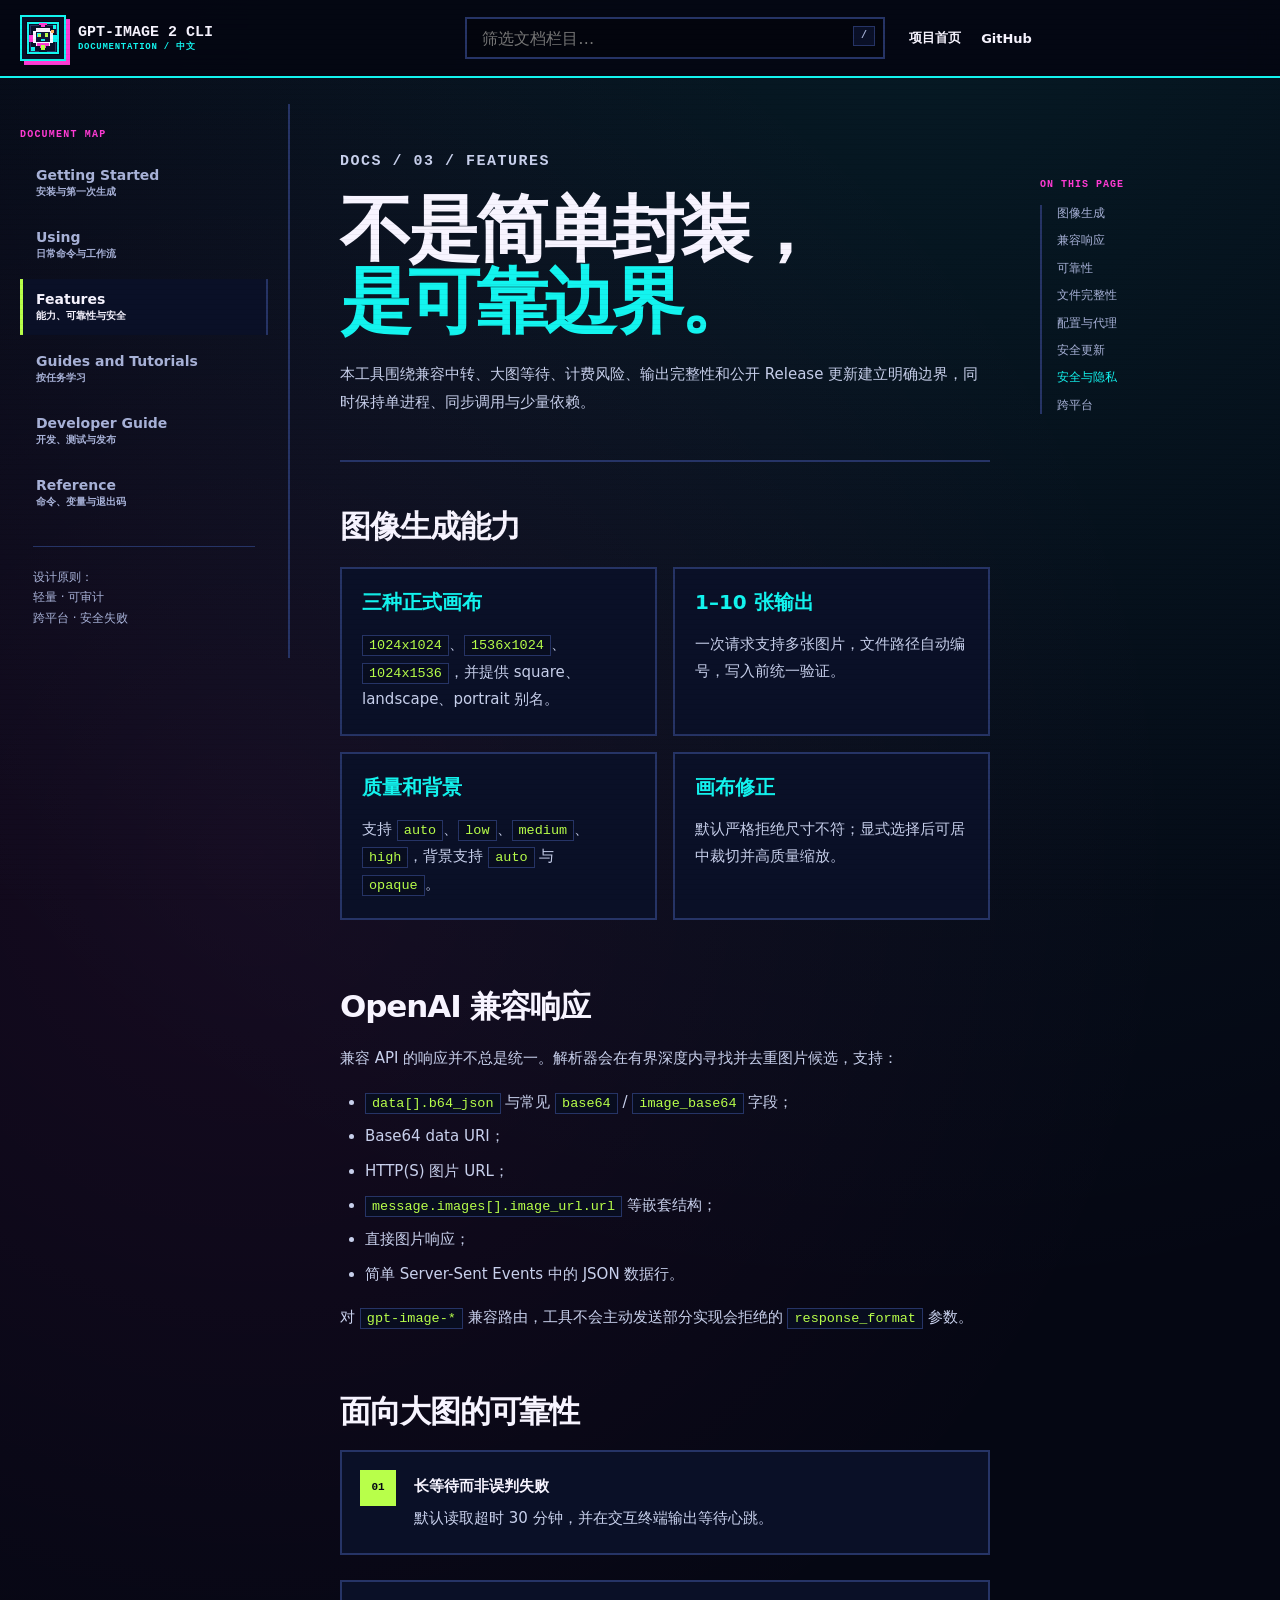
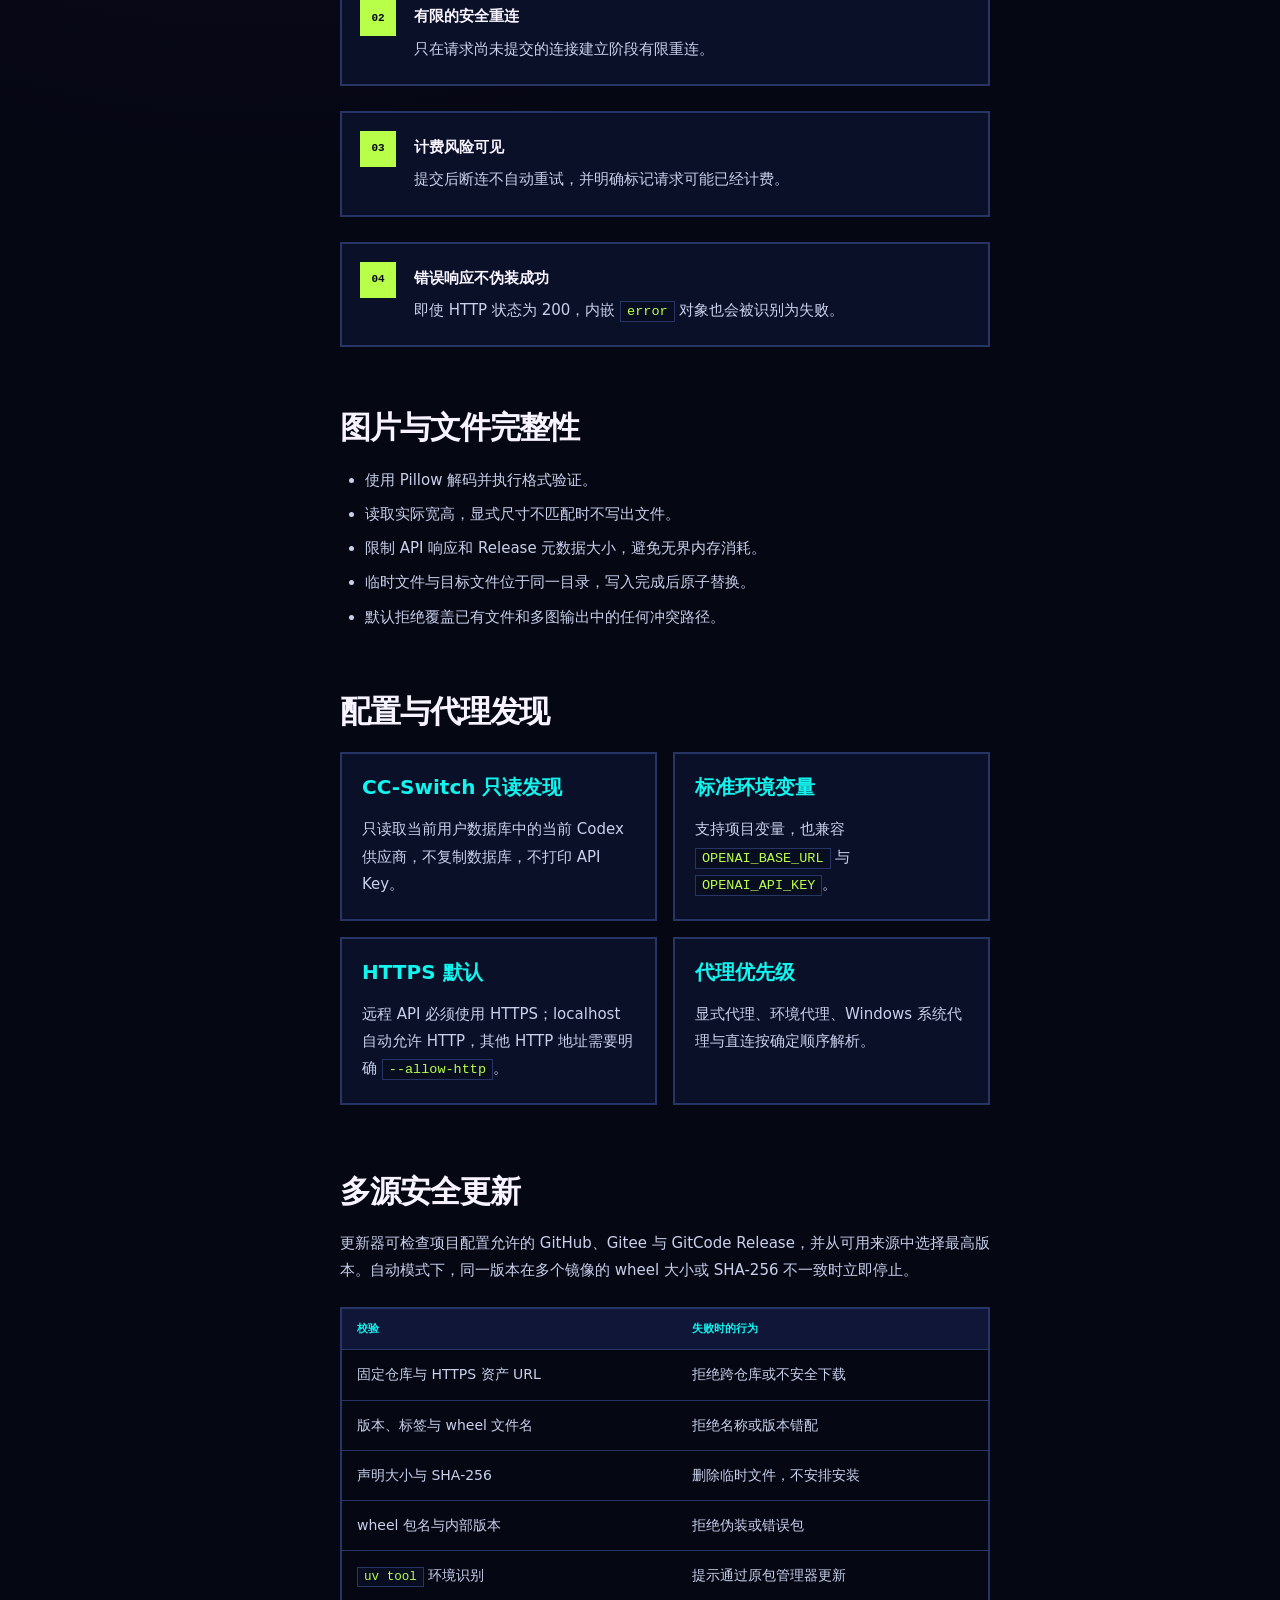
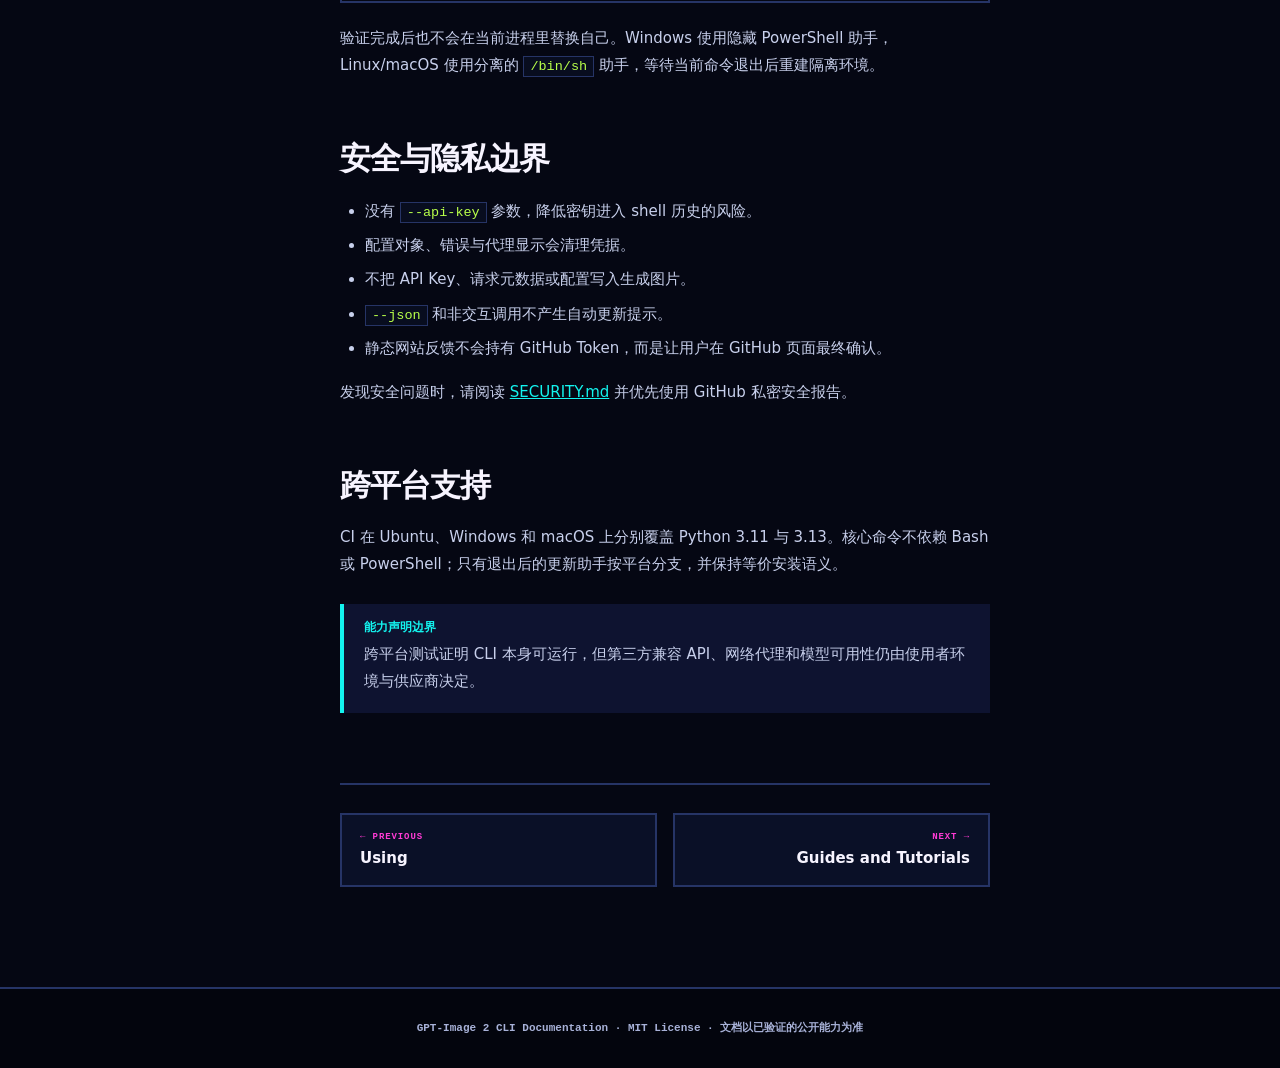
<file: docs/features/index.html>
<!doctype html>
<html lang="zh-CN">
<head>
  <meta charset="utf-8">
  <meta name="viewport" content="width=device-width, initial-scale=1">
  <meta name="theme-color" content="#050713">
  <meta name="description" content="了解 GPT-Image 2 CLI 的跨平台、兼容性、可靠性、安全与自动更新能力。">
  <title>Features · GPT-Image 2 CLI Docs</title>
  <link rel="canonical" href="https://lijinzh.github.io/gpt-image-2-cli/features/">
  <link rel="icon" href="../assets/icons/pixel-space-operator.svg" type="image/svg+xml">
  <link rel="stylesheet" href="../docs-page.css">
  <script src="../docs-page.js" defer></script>
</head>
<body>
  <a class="skip-link" href="#main-content">跳到正文</a>
  <header class="docs-header"><a class="docs-brand" href="../"><img src="../assets/icons/pixel-space-operator.png" alt="" width="46" height="46"><span><strong>GPT-IMAGE 2 CLI</strong><small>DOCUMENTATION / 中文</small></span></a><label class="docs-search"><span hidden>筛选文档栏目</span><input type="search" placeholder="筛选文档栏目…" data-docs-search><kbd>/</kbd></label><nav class="docs-header__links"><a href="../">项目首页</a><a href="https://github.com/Lijinzh/gpt-image-2-cli">GitHub</a></nav><button class="docs-menu" type="button" aria-expanded="false" data-docs-menu>文档目录</button></header>
  <div class="docs-shell">
    <aside class="docs-sidebar" data-docs-sidebar><p class="docs-sidebar__label">DOCUMENT MAP</p><nav class="doc-nav"><a href="../getting-started/"><strong>Getting Started</strong><small>安装与第一次生成</small></a><a href="../using/"><strong>Using</strong><small>日常命令与工作流</small></a><a href="../features/" aria-current="page"><strong>Features</strong><small>能力、可靠性与安全</small></a><a href="../guides/"><strong>Guides and Tutorials</strong><small>按任务学习</small></a><a href="../developer-guide/"><strong>Developer Guide</strong><small>开发、测试与发布</small></a><a href="../reference/"><strong>Reference</strong><small>命令、变量与退出码</small></a></nav><p class="docs-sidebar__meta">设计原则：<br>轻量 · 可审计<br>跨平台 · 安全失败</p></aside>
    <main class="docs-content" id="main-content">
      <header class="docs-hero"><p class="docs-hero__path">DOCS / 03 / FEATURES</p><h1>不是简单封装，<br><em>是可靠边界。</em></h1><p class="docs-hero__lead">本工具围绕兼容中转、大图等待、计费风险、输出完整性和公开 Release 更新建立明确边界，同时保持单进程、同步调用与少量依赖。</p></header>
      <section id="generation"><h2>图像生成能力</h2><div class="doc-grid"><article class="doc-card"><h3>三种正式画布</h3><p><code>1024x1024</code>、<code>1536x1024</code>、<code>1024x1536</code>，并提供 square、landscape、portrait 别名。</p></article><article class="doc-card"><h3>1–10 张输出</h3><p>一次请求支持多张图片，文件路径自动编号，写入前统一验证。</p></article><article class="doc-card"><h3>质量和背景</h3><p>支持 <code>auto</code>、<code>low</code>、<code>medium</code>、<code>high</code>，背景支持 <code>auto</code> 与 <code>opaque</code>。</p></article><article class="doc-card"><h3>画布修正</h3><p>默认严格拒绝尺寸不符；显式选择后可居中裁切并高质量缩放。</p></article></div></section>
      <section id="compatibility"><h2>OpenAI 兼容响应</h2><p>兼容 API 的响应并不总是统一。解析器会在有界深度内寻找并去重图片候选，支持：</p><ul><li><code>data[].b64_json</code> 与常见 <code>base64</code> / <code>image_base64</code> 字段；</li><li>Base64 data URI；</li><li>HTTP(S) 图片 URL；</li><li><code>message.images[].image_url.url</code> 等嵌套结构；</li><li>直接图片响应；</li><li>简单 Server-Sent Events 中的 JSON 数据行。</li></ul><p>对 <code>gpt-image-*</code> 兼容路由，工具不会主动发送部分实现会拒绝的 <code>response_format</code> 参数。</p></section>
      <section id="reliability"><h2>面向大图的可靠性</h2><ol class="task-list"><li><strong>长等待而非误判失败</strong><p>默认读取超时 30 分钟，并在交互终端输出等待心跳。</p></li><li><strong>有限的安全重连</strong><p>只在请求尚未提交的连接建立阶段有限重连。</p></li><li><strong>计费风险可见</strong><p>提交后断连不自动重试，并明确标记请求可能已经计费。</p></li><li><strong>错误响应不伪装成功</strong><p>即使 HTTP 状态为 200，内嵌 <code>error</code> 对象也会被识别为失败。</p></li></ol></section>
      <section id="integrity"><h2>图片与文件完整性</h2><ul><li>使用 Pillow 解码并执行格式验证。</li><li>读取实际宽高，显式尺寸不匹配时不写出文件。</li><li>限制 API 响应和 Release 元数据大小，避免无界内存消耗。</li><li>临时文件与目标文件位于同一目录，写入完成后原子替换。</li><li>默认拒绝覆盖已有文件和多图输出中的任何冲突路径。</li></ul></section>
      <section id="configuration"><h2>配置与代理发现</h2><div class="doc-grid"><article class="doc-card"><h3>CC-Switch 只读发现</h3><p>只读取当前用户数据库中的当前 Codex 供应商，不复制数据库，不打印 API Key。</p></article><article class="doc-card"><h3>标准环境变量</h3><p>支持项目变量，也兼容 <code>OPENAI_BASE_URL</code> 与 <code>OPENAI_API_KEY</code>。</p></article><article class="doc-card"><h3>HTTPS 默认</h3><p>远程 API 必须使用 HTTPS；localhost 自动允许 HTTP，其他 HTTP 地址需要明确 <code>--allow-http</code>。</p></article><article class="doc-card"><h3>代理优先级</h3><p>显式代理、环境代理、Windows 系统代理与直连按确定顺序解析。</p></article></div></section>
      <section id="updates"><h2>多源安全更新</h2><p>更新器可检查项目配置允许的 GitHub、Gitee 与 GitCode Release，并从可用来源中选择最高版本。自动模式下，同一版本在多个镜像的 wheel 大小或 SHA-256 不一致时立即停止。</p><div class="doc-table-wrap"><table class="doc-table"><thead><tr><th>校验</th><th>失败时的行为</th></tr></thead><tbody><tr><td>固定仓库与 HTTPS 资产 URL</td><td>拒绝跨仓库或不安全下载</td></tr><tr><td>版本、标签与 wheel 文件名</td><td>拒绝名称或版本错配</td></tr><tr><td>声明大小与 SHA-256</td><td>删除临时文件，不安排安装</td></tr><tr><td>wheel 包名与内部版本</td><td>拒绝伪装或错误包</td></tr><tr><td><code>uv tool</code> 环境识别</td><td>提示通过原包管理器更新</td></tr></tbody></table></div><p>验证完成后也不会在当前进程里替换自己。Windows 使用隐藏 PowerShell 助手，Linux/macOS 使用分离的 <code>/bin/sh</code> 助手，等待当前命令退出后重建隔离环境。</p></section>
      <section id="privacy"><h2>安全与隐私边界</h2><ul><li>没有 <code>--api-key</code> 参数，降低密钥进入 shell 历史的风险。</li><li>配置对象、错误与代理显示会清理凭据。</li><li>不把 API Key、请求元数据或配置写入生成图片。</li><li><code>--json</code> 和非交互调用不产生自动更新提示。</li><li>静态网站反馈不会持有 GitHub Token，而是让用户在 GitHub 页面最终确认。</li></ul><p>发现安全问题时，请阅读 <a href="https://github.com/Lijinzh/gpt-image-2-cli/blob/main/SECURITY.md">SECURITY.md</a> 并优先使用 GitHub 私密安全报告。</p></section>
      <section id="platforms"><h2>跨平台支持</h2><p>CI 在 Ubuntu、Windows 和 macOS 上分别覆盖 Python 3.11 与 3.13。核心命令不依赖 Bash 或 PowerShell；只有退出后的更新助手按平台分支，并保持等价安装语义。</p><div class="callout"><strong>能力声明边界</strong><p>跨平台测试证明 CLI 本身可运行，但第三方兼容 API、网络代理和模型可用性仍由使用者环境与供应商决定。</p></div></section>
      <nav class="page-nav"><a href="../using/"><span>← PREVIOUS</span><strong>Using</strong></a><a href="../guides/"><span>NEXT →</span><strong>Guides and Tutorials</strong></a></nav>
    </main>
    <aside class="docs-toc"><p>ON THIS PAGE</p><nav><a href="#generation">图像生成</a><a href="#compatibility">兼容响应</a><a href="#reliability">可靠性</a><a href="#integrity">文件完整性</a><a href="#configuration">配置与代理</a><a href="#updates">安全更新</a><a href="#privacy">安全与隐私</a><a href="#platforms">跨平台</a></nav></aside>
  </div>
  <footer class="docs-footer">GPT-Image 2 CLI Documentation · MIT License · 文档以已验证的公开能力为准</footer>
</body>
</html>
</file>
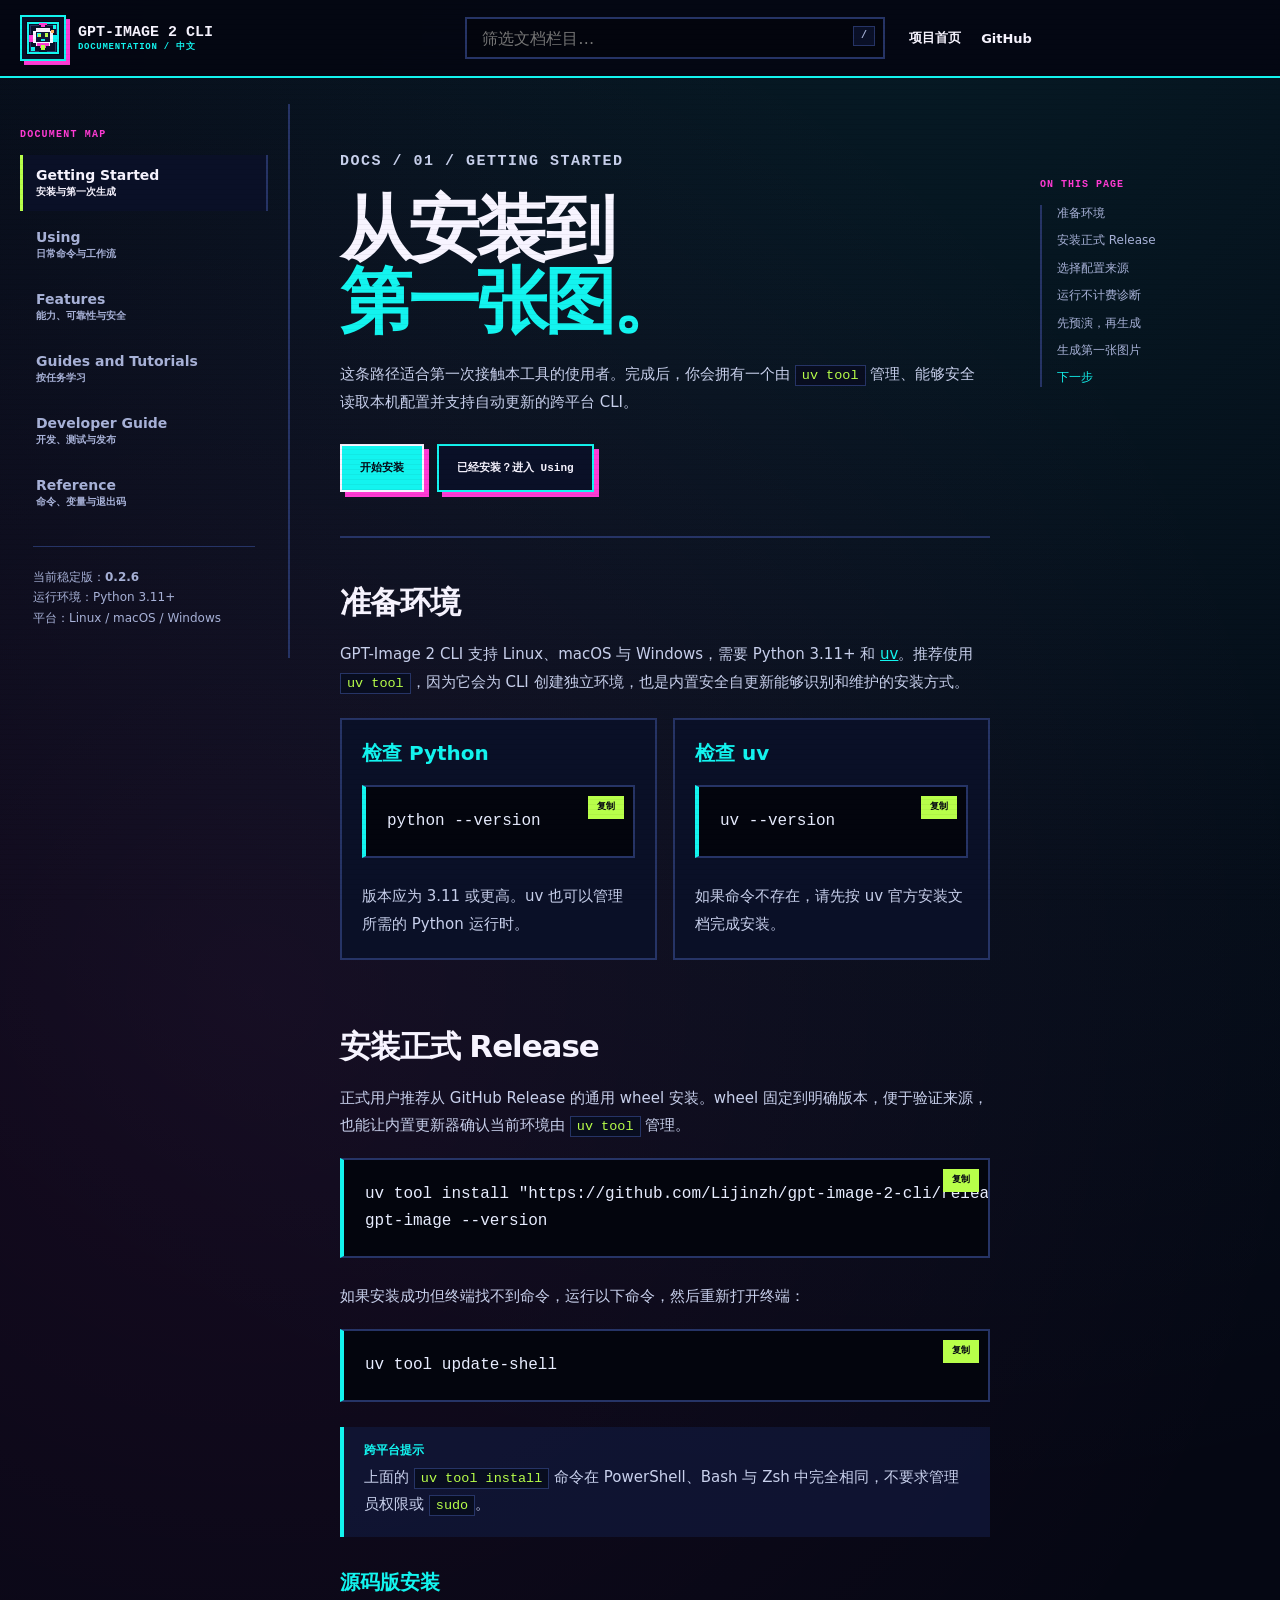
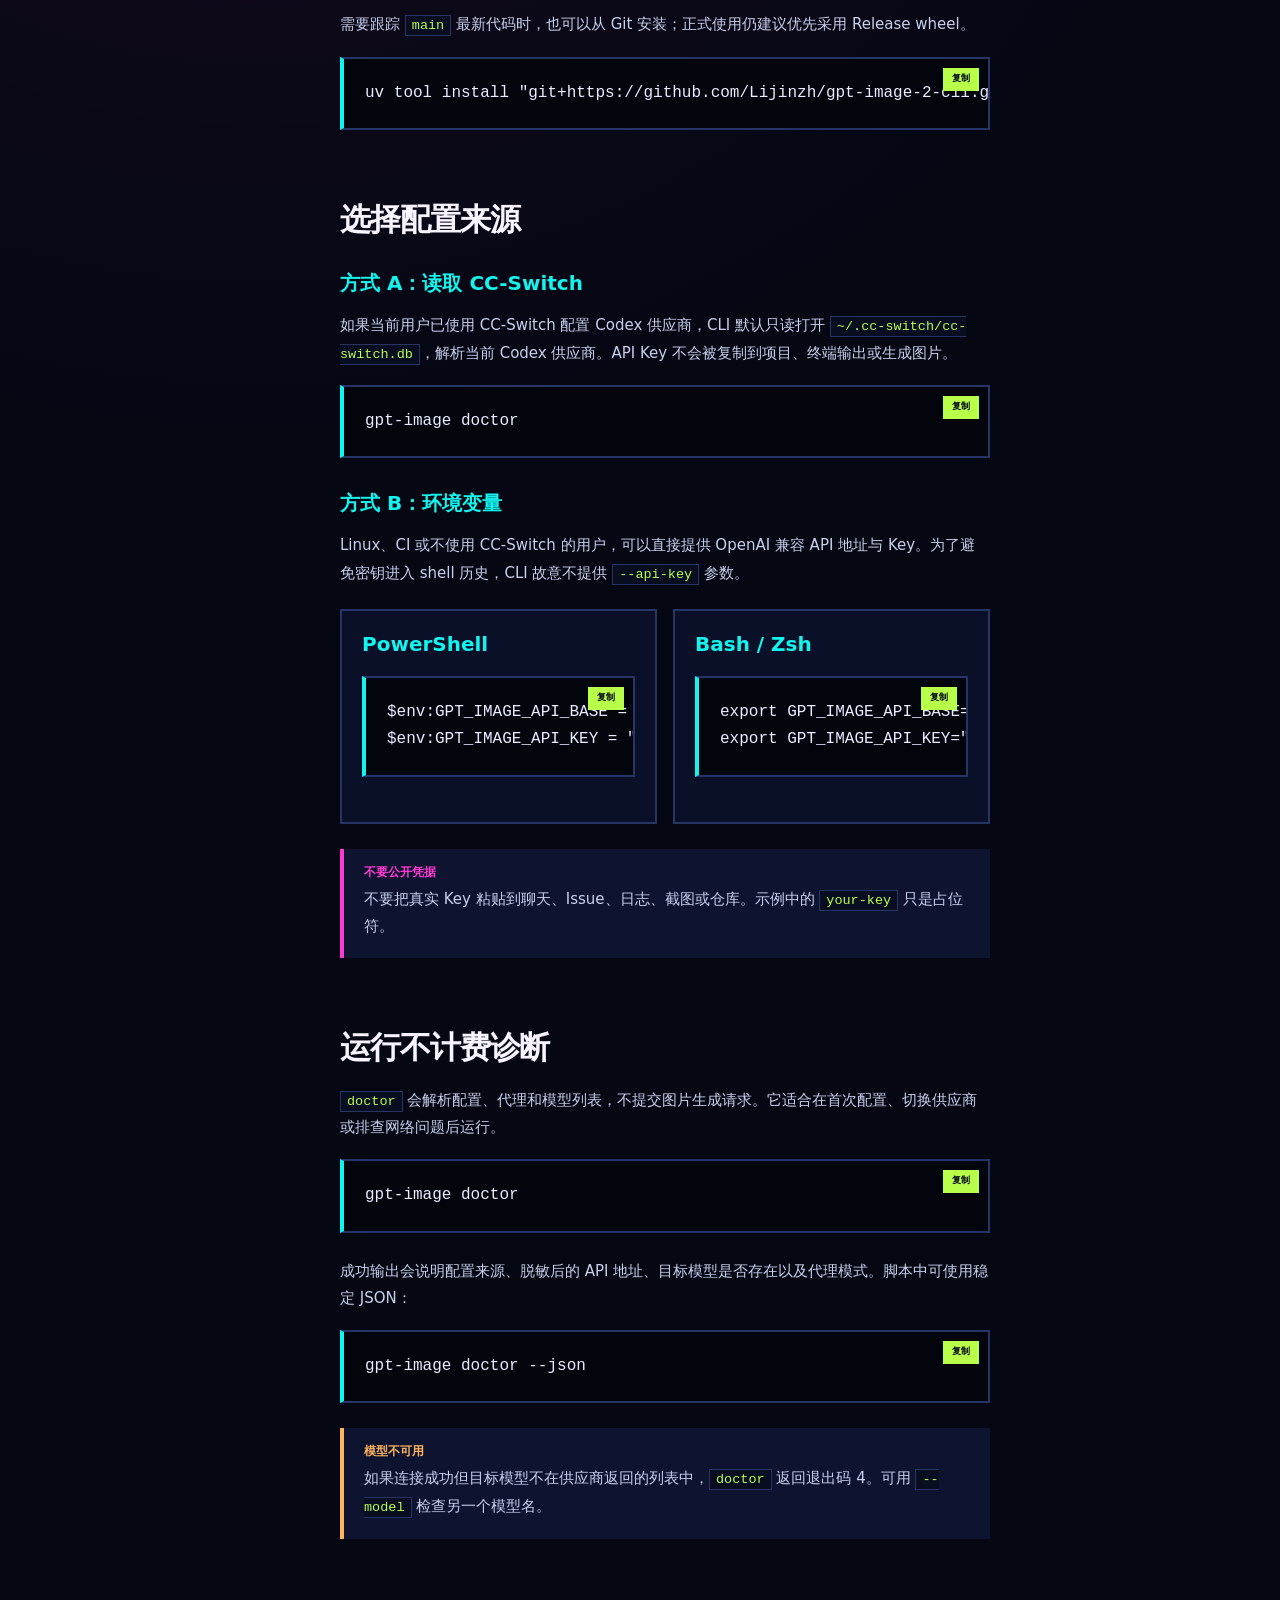
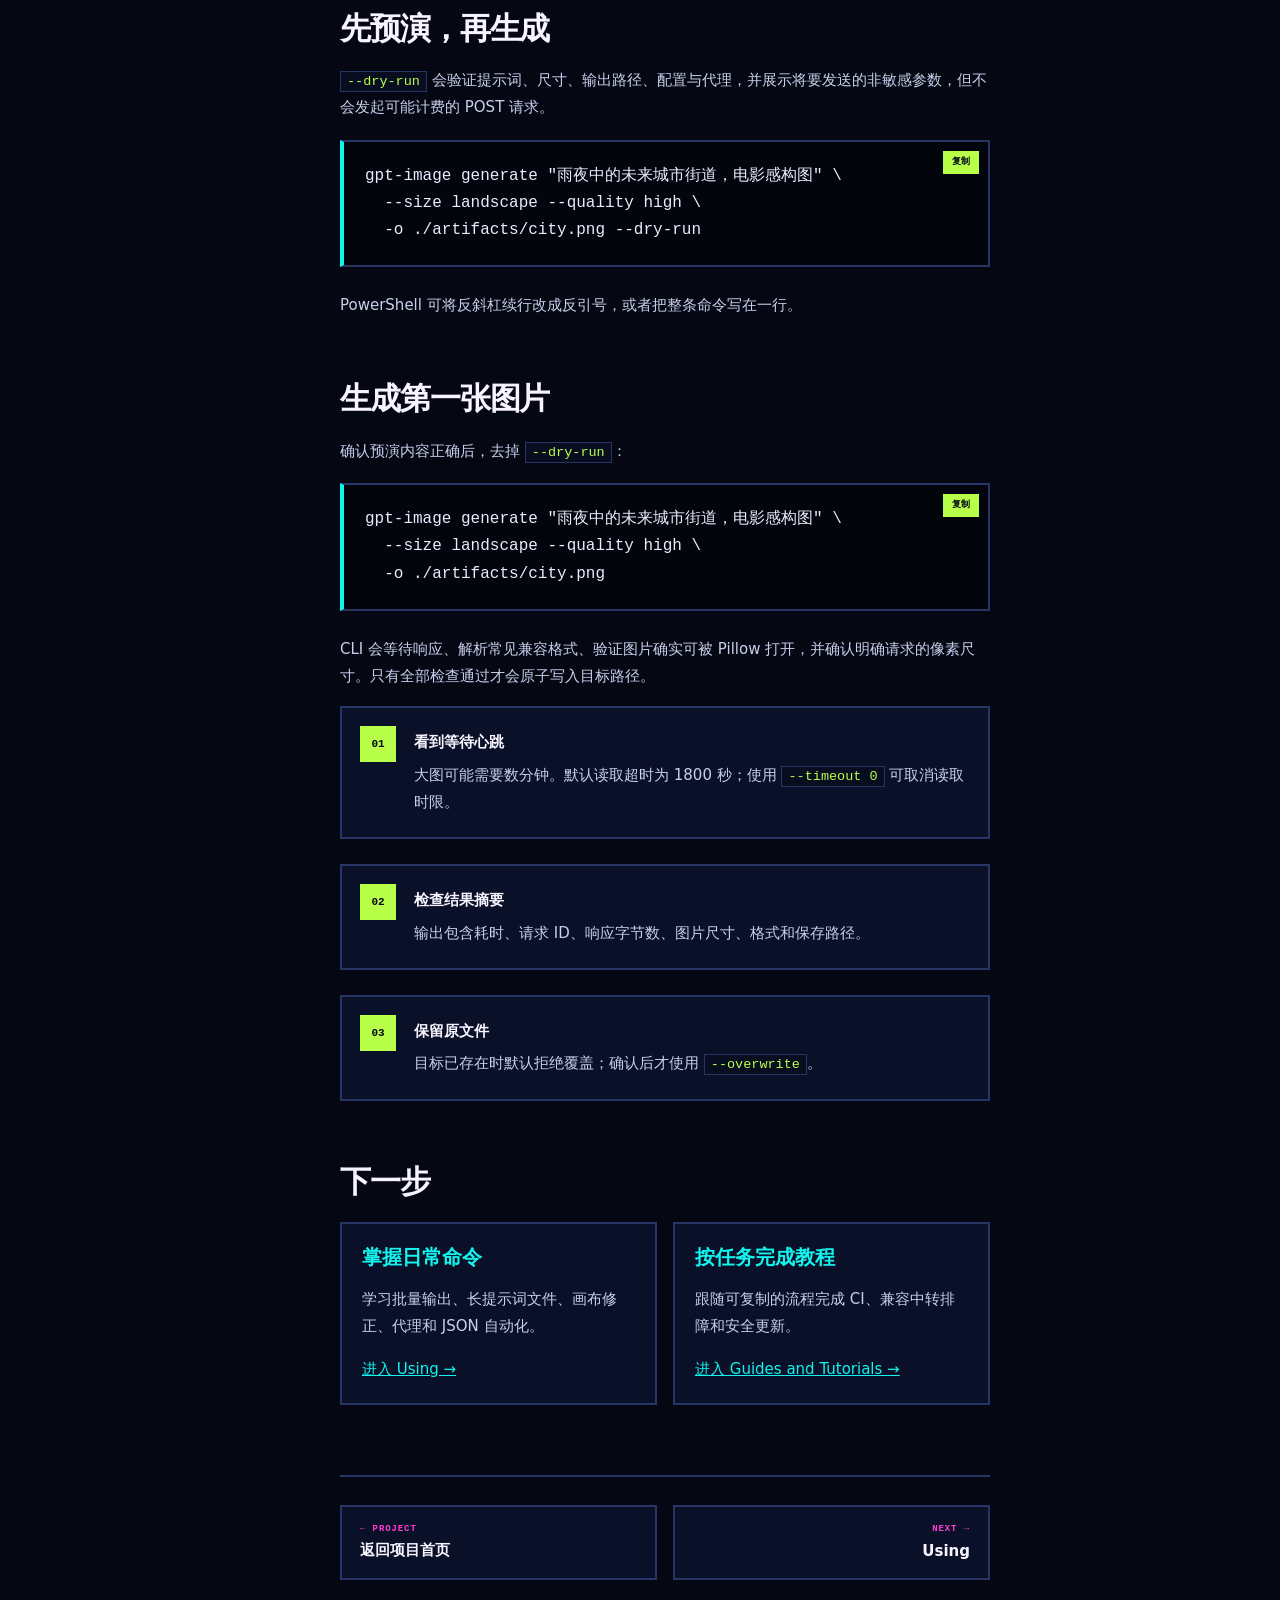
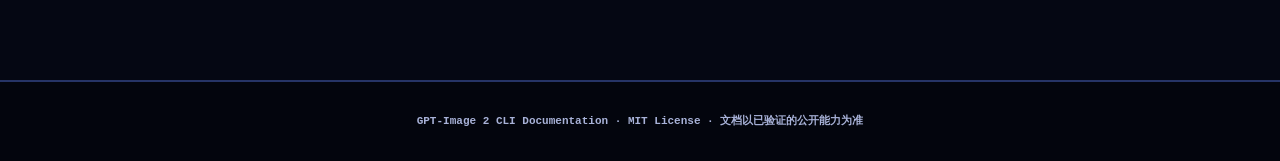
<file: docs/getting-started/index.html>
<!doctype html>
<html lang="zh-CN">
<head>
  <meta charset="utf-8">
  <meta name="viewport" content="width=device-width, initial-scale=1">
  <meta name="theme-color" content="#050713">
  <meta name="description" content="安装 GPT-Image 2 CLI，配置 CC-Switch 或 OpenAI 兼容 API，并完成第一次安全生成。">
  <title>Getting Started · GPT-Image 2 CLI Docs</title>
  <link rel="canonical" href="https://lijinzh.github.io/gpt-image-2-cli/getting-started/">
  <link rel="icon" href="../assets/icons/pixel-space-operator.svg" type="image/svg+xml">
  <link rel="stylesheet" href="../docs-page.css">
  <script src="../docs-page.js" defer></script>
</head>
<body>
  <a class="skip-link" href="#main-content">跳到正文</a>
  <header class="docs-header">
    <a class="docs-brand" href="../"><img src="../assets/icons/pixel-space-operator.png" alt="" width="46" height="46"><span><strong>GPT-IMAGE 2 CLI</strong><small>DOCUMENTATION / 中文</small></span></a>
    <label class="docs-search"><span hidden>筛选文档栏目</span><input type="search" placeholder="筛选文档栏目…" data-docs-search><kbd>/</kbd></label>
    <nav class="docs-header__links" aria-label="辅助导航"><a href="../">项目首页</a><a href="https://github.com/Lijinzh/gpt-image-2-cli">GitHub</a></nav>
    <button class="docs-menu" type="button" aria-expanded="false" data-docs-menu>文档目录</button>
  </header>
  <div class="docs-shell">
    <aside class="docs-sidebar" data-docs-sidebar><p class="docs-sidebar__label">DOCUMENT MAP</p><nav class="doc-nav" aria-label="文档栏目">
      <a href="../getting-started/" aria-current="page"><strong>Getting Started</strong><small>安装与第一次生成</small></a>
      <a href="../using/"><strong>Using</strong><small>日常命令与工作流</small></a>
      <a href="../features/"><strong>Features</strong><small>能力、可靠性与安全</small></a>
      <a href="../guides/"><strong>Guides and Tutorials</strong><small>按任务学习</small></a>
      <a href="../developer-guide/"><strong>Developer Guide</strong><small>开发、测试与发布</small></a>
      <a href="../reference/"><strong>Reference</strong><small>命令、变量与退出码</small></a>
    </nav><p class="docs-sidebar__meta">当前稳定版：<strong>0.2.6</strong><br>运行环境：Python 3.11+<br>平台：Linux / macOS / Windows</p></aside>

    <main class="docs-content" id="main-content">
      <header class="docs-hero"><p class="docs-hero__path">DOCS / 01 / GETTING STARTED</p><h1>从安装到<br><em>第一张图。</em></h1><p class="docs-hero__lead">这条路径适合第一次接触本工具的使用者。完成后，你会拥有一个由 <code>uv tool</code> 管理、能够安全读取本机配置并支持自动更新的跨平台 CLI。</p><div class="docs-hero__actions"><a class="docs-button" href="#install">开始安装</a><a class="docs-button docs-button--secondary" href="../using/">已经安装？进入 Using</a></div></header>

      <section id="requirements"><h2>准备环境</h2><p>GPT-Image 2 CLI 支持 Linux、macOS 与 Windows，需要 Python 3.11+ 和 <a href="https://docs.astral.sh/uv/">uv</a>。推荐使用 <code>uv tool</code>，因为它会为 CLI 创建独立环境，也是内置安全自更新能够识别和维护的安装方式。</p><div class="doc-grid"><article class="doc-card"><h3>检查 Python</h3><pre><code>python --version</code></pre><p>版本应为 3.11 或更高。uv 也可以管理所需的 Python 运行时。</p></article><article class="doc-card"><h3>检查 uv</h3><pre><code>uv --version</code></pre><p>如果命令不存在，请先按 uv 官方安装文档完成安装。</p></article></div></section>

      <section id="install"><h2>安装正式 Release</h2><p>正式用户推荐从 GitHub Release 的通用 wheel 安装。wheel 固定到明确版本，便于验证来源，也能让内置更新器确认当前环境由 <code>uv tool</code> 管理。</p><pre><code>uv tool install "https://github.com/Lijinzh/gpt-image-2-cli/releases/download/v0.2.7/gpt_image_2_cli-0.2.7-py3-none-any.whl"
gpt-image --version</code></pre><p>如果安装成功但终端找不到命令，运行以下命令，然后重新打开终端：</p><pre><code>uv tool update-shell</code></pre><div class="callout"><strong>跨平台提示</strong><p>上面的 <code>uv tool install</code> 命令在 PowerShell、Bash 与 Zsh 中完全相同，不要求管理员权限或 <code>sudo</code>。</p></div><h3>源码版安装</h3><p>需要跟踪 <code>main</code> 最新代码时，也可以从 Git 安装；正式使用仍建议优先采用 Release wheel。</p><pre><code>uv tool install "git+https://github.com/Lijinzh/gpt-image-2-cli.git"</code></pre></section>

      <section id="configure"><h2>选择配置来源</h2><h3>方式 A：读取 CC-Switch</h3><p>如果当前用户已使用 CC-Switch 配置 Codex 供应商，CLI 默认只读打开 <code>~/.cc-switch/cc-switch.db</code>，解析当前 Codex 供应商。API Key 不会被复制到项目、终端输出或生成图片。</p><pre><code>gpt-image doctor</code></pre><h3>方式 B：环境变量</h3><p>Linux、CI 或不使用 CC-Switch 的用户，可以直接提供 OpenAI 兼容 API 地址与 Key。为了避免密钥进入 shell 历史，CLI 故意不提供 <code>--api-key</code> 参数。</p><div class="doc-grid"><article class="doc-card"><h3>PowerShell</h3><pre><code>$env:GPT_IMAGE_API_BASE = "https://relay.example/v1"
$env:GPT_IMAGE_API_KEY = "your-key"</code></pre></article><article class="doc-card"><h3>Bash / Zsh</h3><pre><code>export GPT_IMAGE_API_BASE="https://relay.example/v1"
export GPT_IMAGE_API_KEY="your-key"</code></pre></article></div><div class="callout callout--danger"><strong>不要公开凭据</strong><p>不要把真实 Key 粘贴到聊天、Issue、日志、截图或仓库。示例中的 <code>your-key</code> 只是占位符。</p></div></section>

      <section id="doctor"><h2>运行不计费诊断</h2><p><code>doctor</code> 会解析配置、代理和模型列表，不提交图片生成请求。它适合在首次配置、切换供应商或排查网络问题后运行。</p><pre><code>gpt-image doctor</code></pre><p>成功输出会说明配置来源、脱敏后的 API 地址、目标模型是否存在以及代理模式。脚本中可使用稳定 JSON：</p><pre><code>gpt-image doctor --json</code></pre><div class="callout callout--warning"><strong>模型不可用</strong><p>如果连接成功但目标模型不在供应商返回的列表中，<code>doctor</code> 返回退出码 4。可用 <code>--model</code> 检查另一个模型名。</p></div></section>

      <section id="dry-run"><h2>先预演，再生成</h2><p><code>--dry-run</code> 会验证提示词、尺寸、输出路径、配置与代理，并展示将要发送的非敏感参数，但不会发起可能计费的 POST 请求。</p><pre><code>gpt-image generate "雨夜中的未来城市街道，电影感构图" \
  --size landscape --quality high \
  -o ./artifacts/city.png --dry-run</code></pre><p>PowerShell 可将反斜杠续行改成反引号，或者把整条命令写在一行。</p></section>

      <section id="first-image"><h2>生成第一张图片</h2><p>确认预演内容正确后，去掉 <code>--dry-run</code>：</p><pre><code>gpt-image generate "雨夜中的未来城市街道，电影感构图" \
  --size landscape --quality high \
  -o ./artifacts/city.png</code></pre><p>CLI 会等待响应、解析常见兼容格式、验证图片确实可被 Pillow 打开，并确认明确请求的像素尺寸。只有全部检查通过才会原子写入目标路径。</p><ol class="task-list"><li><strong>看到等待心跳</strong><p>大图可能需要数分钟。默认读取超时为 1800 秒；使用 <code>--timeout 0</code> 可取消读取时限。</p></li><li><strong>检查结果摘要</strong><p>输出包含耗时、请求 ID、响应字节数、图片尺寸、格式和保存路径。</p></li><li><strong>保留原文件</strong><p>目标已存在时默认拒绝覆盖；确认后才使用 <code>--overwrite</code>。</p></li></ol></section>

      <section id="next"><h2>下一步</h2><div class="doc-grid"><article class="doc-card"><h3>掌握日常命令</h3><p>学习批量输出、长提示词文件、画布修正、代理和 JSON 自动化。</p><p><a href="../using/">进入 Using →</a></p></article><article class="doc-card"><h3>按任务完成教程</h3><p>跟随可复制的流程完成 CI、兼容中转排障和安全更新。</p><p><a href="../guides/">进入 Guides and Tutorials →</a></p></article></div></section>

      <nav class="page-nav" aria-label="相邻文档"><a href="../"><span>← PROJECT</span><strong>返回项目首页</strong></a><a href="../using/"><span>NEXT →</span><strong>Using</strong></a></nav>
    </main>
    <aside class="docs-toc"><p>ON THIS PAGE</p><nav aria-label="本页目录"><a href="#requirements">准备环境</a><a href="#install">安装正式 Release</a><a href="#configure">选择配置来源</a><a href="#doctor">运行不计费诊断</a><a href="#dry-run">先预演，再生成</a><a href="#first-image">生成第一张图片</a><a href="#next">下一步</a></nav></aside>
  </div>
  <footer class="docs-footer">GPT-Image 2 CLI Documentation · MIT License · 文档以已验证的公开能力为准</footer>
</body>
</html>
</file>
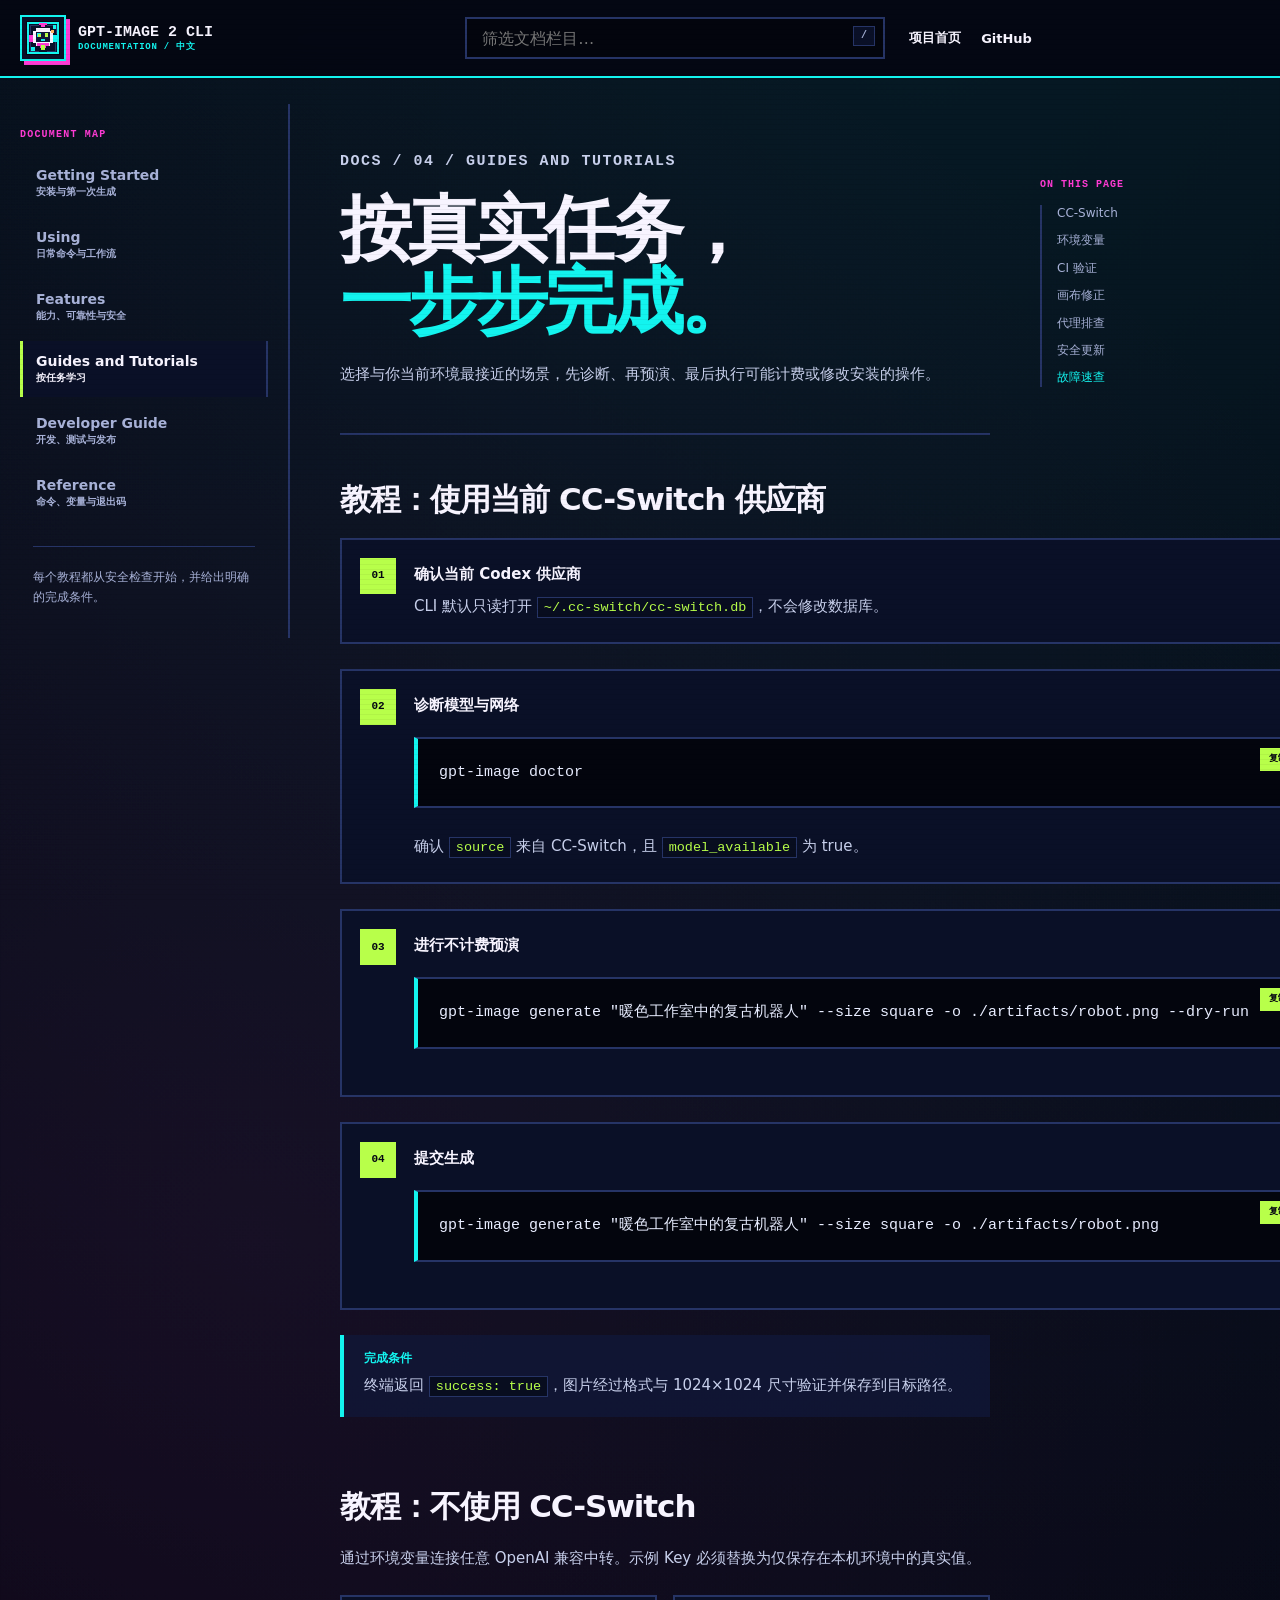
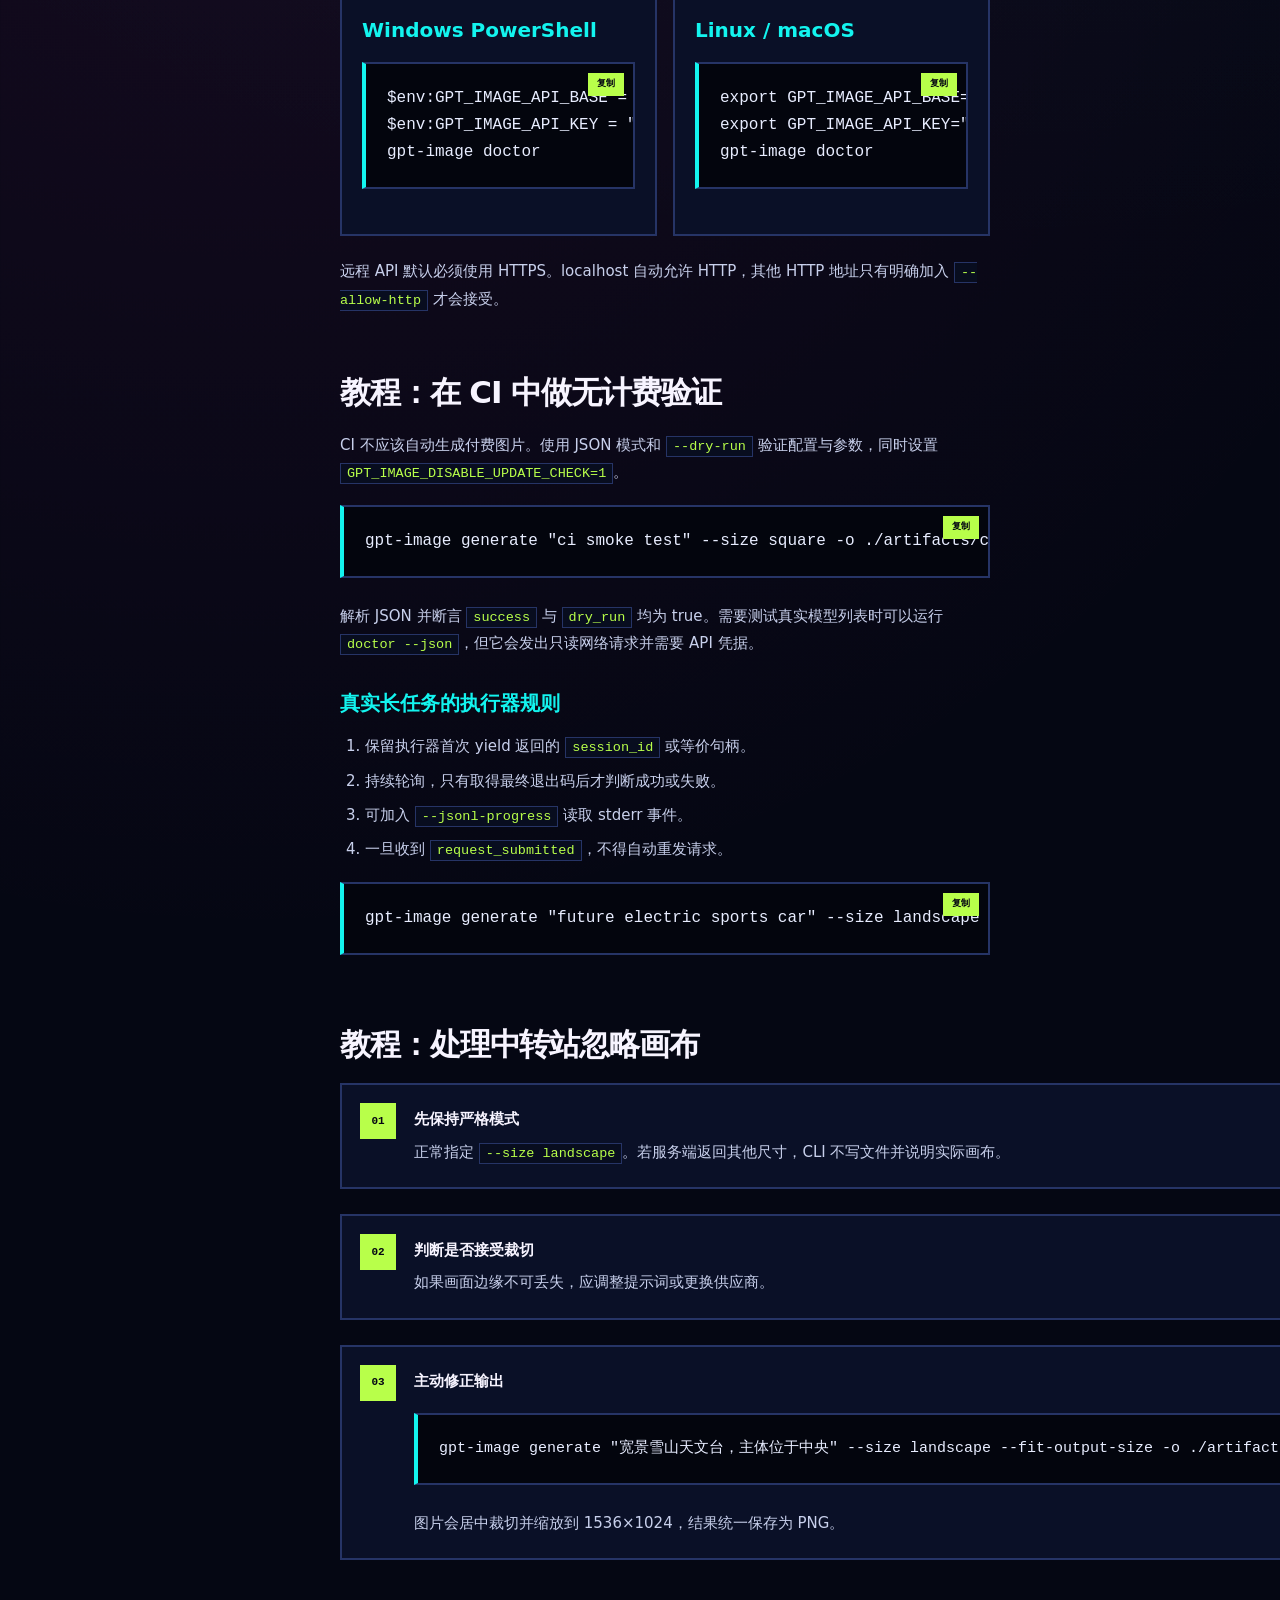
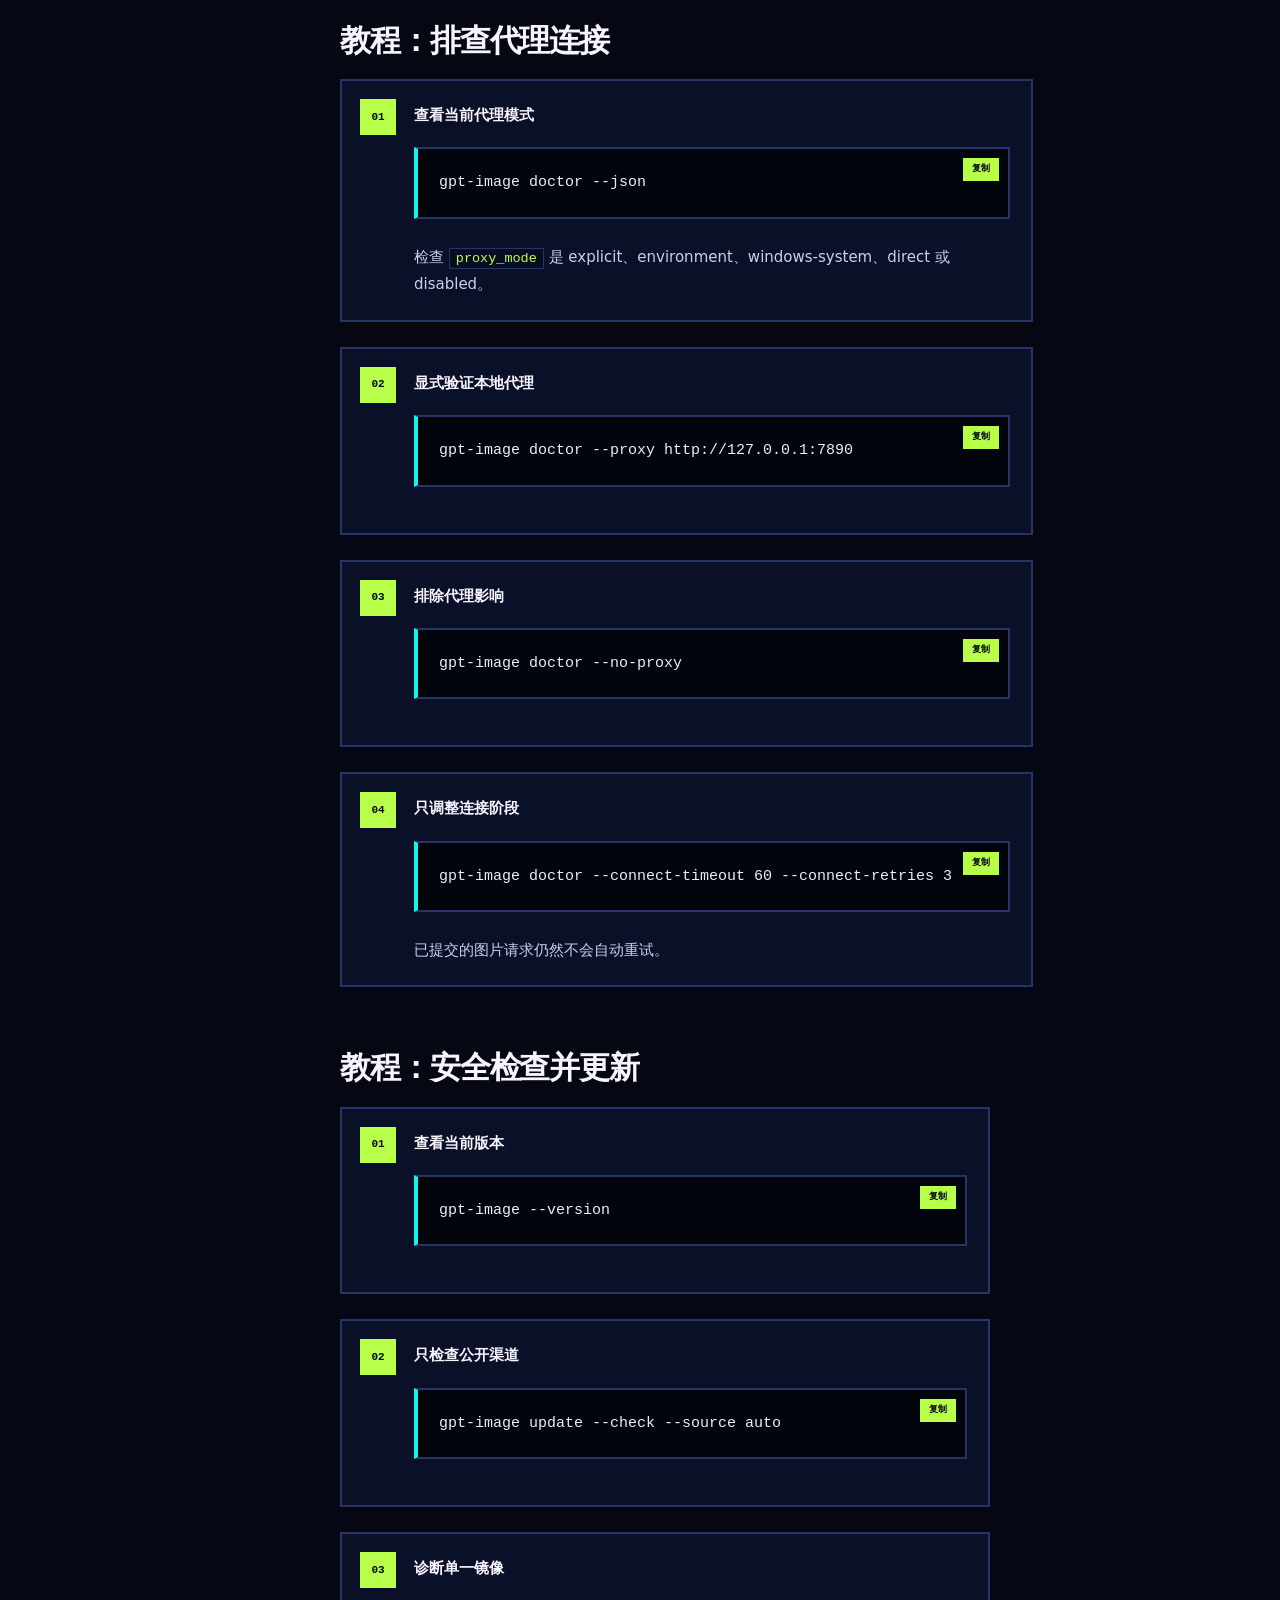
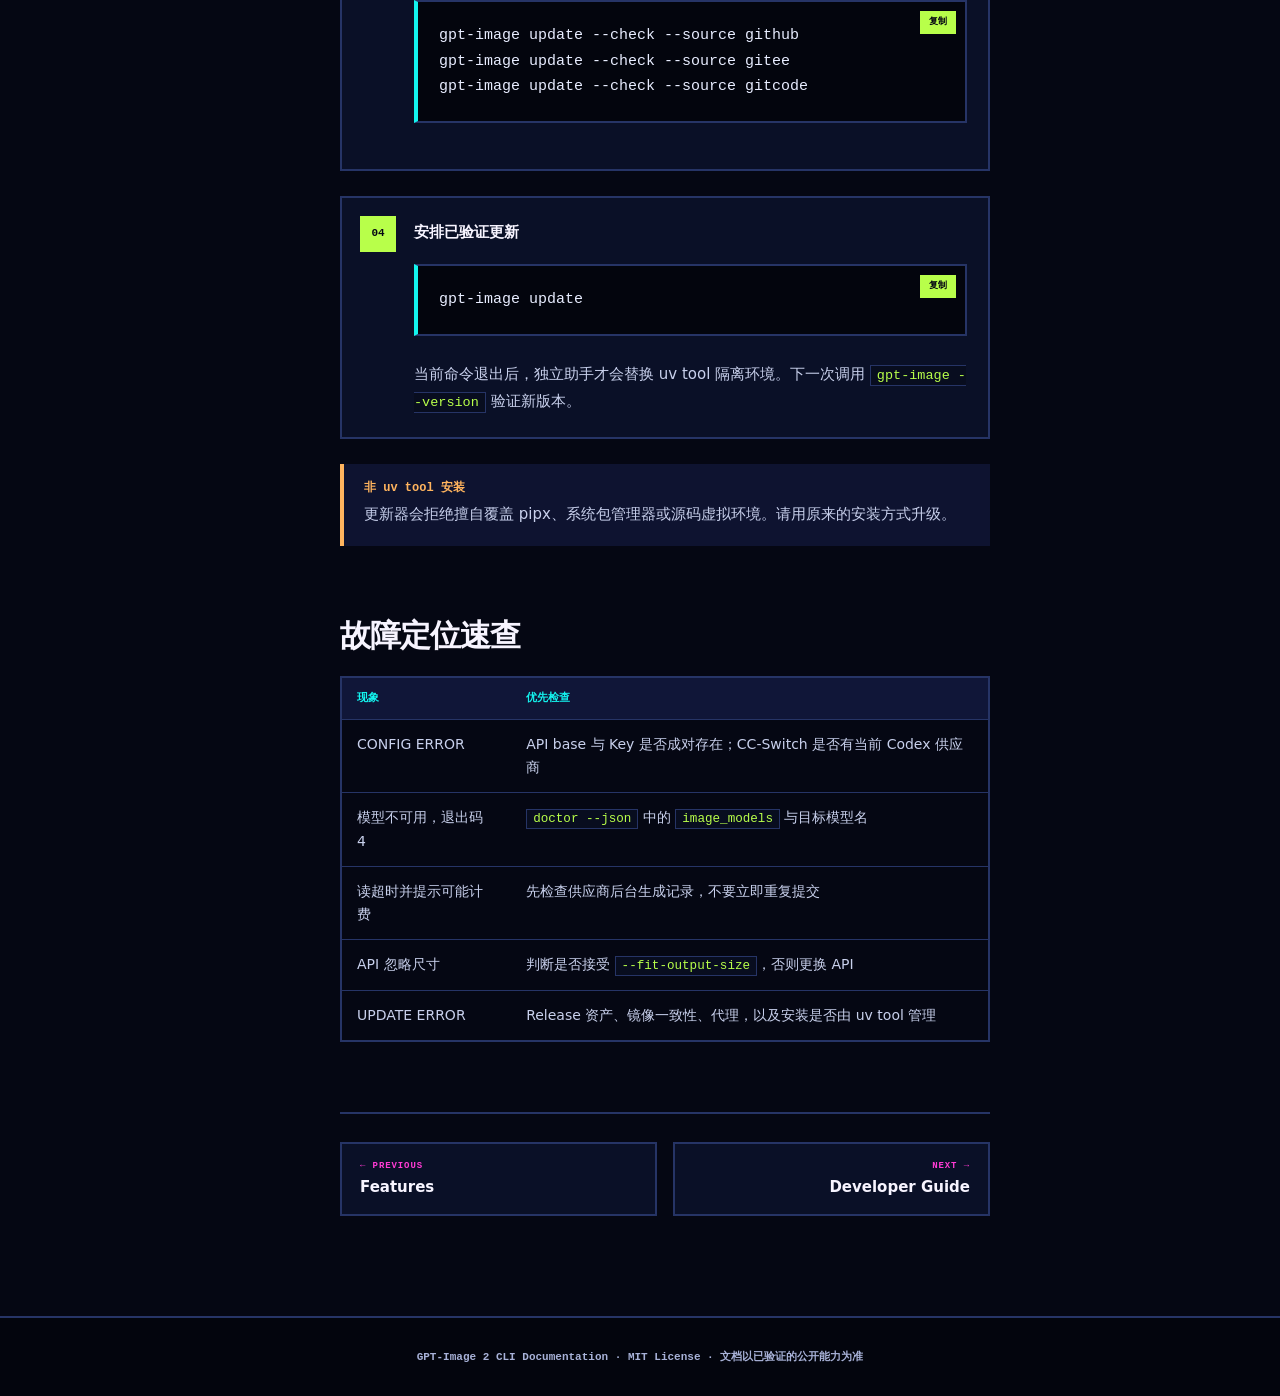
<file: docs/guides/index.html>
<!doctype html>
<html lang="zh-CN">
<head>
  <meta charset="utf-8"><meta name="viewport" content="width=device-width, initial-scale=1"><meta name="theme-color" content="#050713">
  <meta name="description" content="GPT-Image 2 CLI 任务型指南：CC-Switch、环境变量、CI、代理、画布和安全更新。">
  <title>Guides and Tutorials · GPT-Image 2 CLI Docs</title>
  <link rel="canonical" href="https://lijinzh.github.io/gpt-image-2-cli/guides/"><link rel="icon" href="../assets/icons/pixel-space-operator.svg" type="image/svg+xml"><link rel="stylesheet" href="../docs-page.css"><script src="../docs-page.js" defer></script>
</head>
<body>
  <a class="skip-link" href="#main-content">跳到正文</a>
  <header class="docs-header"><a class="docs-brand" href="../"><img src="../assets/icons/pixel-space-operator.png" alt="" width="46" height="46"><span><strong>GPT-IMAGE 2 CLI</strong><small>DOCUMENTATION / 中文</small></span></a><label class="docs-search"><span hidden>筛选文档栏目</span><input type="search" placeholder="筛选文档栏目…" data-docs-search><kbd>/</kbd></label><nav class="docs-header__links"><a href="../">项目首页</a><a href="https://github.com/Lijinzh/gpt-image-2-cli">GitHub</a></nav><button class="docs-menu" type="button" aria-expanded="false" data-docs-menu>文档目录</button></header>
  <div class="docs-shell">
    <aside class="docs-sidebar" data-docs-sidebar><p class="docs-sidebar__label">DOCUMENT MAP</p><nav class="doc-nav"><a href="../getting-started/"><strong>Getting Started</strong><small>安装与第一次生成</small></a><a href="../using/"><strong>Using</strong><small>日常命令与工作流</small></a><a href="../features/"><strong>Features</strong><small>能力、可靠性与安全</small></a><a href="../guides/" aria-current="page"><strong>Guides and Tutorials</strong><small>按任务学习</small></a><a href="../developer-guide/"><strong>Developer Guide</strong><small>开发、测试与发布</small></a><a href="../reference/"><strong>Reference</strong><small>命令、变量与退出码</small></a></nav><p class="docs-sidebar__meta">每个教程都从安全检查开始，并给出明确的完成条件。</p></aside>
    <main class="docs-content" id="main-content">
      <header class="docs-hero"><p class="docs-hero__path">DOCS / 04 / GUIDES AND TUTORIALS</p><h1>按真实任务，<br><em>一步步完成。</em></h1><p class="docs-hero__lead">选择与你当前环境最接近的场景，先诊断、再预演、最后执行可能计费或修改安装的操作。</p></header>
      <section id="cc-switch"><h2>教程：使用当前 CC-Switch 供应商</h2><ol class="task-list"><li><strong>确认当前 Codex 供应商</strong><p>CLI 默认只读打开 <code>~/.cc-switch/cc-switch.db</code>，不会修改数据库。</p></li><li><strong>诊断模型与网络</strong><pre><code>gpt-image doctor</code></pre><p>确认 <code>source</code> 来自 CC-Switch，且 <code>model_available</code> 为 true。</p></li><li><strong>进行不计费预演</strong><pre><code>gpt-image generate "暖色工作室中的复古机器人" --size square -o ./artifacts/robot.png --dry-run</code></pre></li><li><strong>提交生成</strong><pre><code>gpt-image generate "暖色工作室中的复古机器人" --size square -o ./artifacts/robot.png</code></pre></li></ol><div class="callout"><strong>完成条件</strong><p>终端返回 <code>success: true</code>，图片经过格式与 1024×1024 尺寸验证并保存到目标路径。</p></div></section>
      <section id="environment"><h2>教程：不使用 CC-Switch</h2><p>通过环境变量连接任意 OpenAI 兼容中转。示例 Key 必须替换为仅保存在本机环境中的真实值。</p><div class="doc-grid"><article class="doc-card"><h3>Windows PowerShell</h3><pre><code>$env:GPT_IMAGE_API_BASE = "https://relay.example/v1"
$env:GPT_IMAGE_API_KEY = "your-key"
gpt-image doctor</code></pre></article><article class="doc-card"><h3>Linux / macOS</h3><pre><code>export GPT_IMAGE_API_BASE="https://relay.example/v1"
export GPT_IMAGE_API_KEY="your-key"
gpt-image doctor</code></pre></article></div><p>远程 API 默认必须使用 HTTPS。localhost 自动允许 HTTP，其他 HTTP 地址只有明确加入 <code>--allow-http</code> 才会接受。</p></section>
      <section id="ci"><h2>教程：在 CI 中做无计费验证</h2><p>CI 不应该自动生成付费图片。使用 JSON 模式和 <code>--dry-run</code> 验证配置与参数，同时设置 <code>GPT_IMAGE_DISABLE_UPDATE_CHECK=1</code>。</p><pre><code>gpt-image generate "ci smoke test" --size square -o ./artifacts/ci-smoke.png --dry-run --json</code></pre><p>解析 JSON 并断言 <code>success</code> 与 <code>dry_run</code> 均为 true。需要测试真实模型列表时可以运行 <code>doctor --json</code>，但它会发出只读网络请求并需要 API 凭据。</p><h3>真实长任务的执行器规则</h3><ol><li>保留执行器首次 yield 返回的 <code>session_id</code> 或等价句柄。</li><li>持续轮询，只有取得最终退出码后才判断成功或失败。</li><li>可加入 <code>--jsonl-progress</code> 读取 stderr 事件。</li><li>一旦收到 <code>request_submitted</code>，不得自动重发请求。</li></ol><pre><code>gpt-image generate "future electric sports car" --size landscape -o ./artifacts/car.png --json --jsonl-progress</code></pre></section>
      <section id="canvas"><h2>教程：处理中转站忽略画布</h2><ol class="task-list"><li><strong>先保持严格模式</strong><p>正常指定 <code>--size landscape</code>。若服务端返回其他尺寸，CLI 不写文件并说明实际画布。</p></li><li><strong>判断是否接受裁切</strong><p>如果画面边缘不可丢失，应调整提示词或更换供应商。</p></li><li><strong>主动修正输出</strong><pre><code>gpt-image generate "宽景雪山天文台，主体位于中央" --size landscape --fit-output-size -o ./artifacts/observatory.png</code></pre><p>图片会居中裁切并缩放到 1536×1024，结果统一保存为 PNG。</p></li></ol></section>
      <section id="proxy"><h2>教程：排查代理连接</h2><ol class="task-list"><li><strong>查看当前代理模式</strong><pre><code>gpt-image doctor --json</code></pre><p>检查 <code>proxy_mode</code> 是 explicit、environment、windows-system、direct 或 disabled。</p></li><li><strong>显式验证本地代理</strong><pre><code>gpt-image doctor --proxy http://127.0.0.1:7890</code></pre></li><li><strong>排除代理影响</strong><pre><code>gpt-image doctor --no-proxy</code></pre></li><li><strong>只调整连接阶段</strong><pre><code>gpt-image doctor --connect-timeout 60 --connect-retries 3</code></pre><p>已提交的图片请求仍然不会自动重试。</p></li></ol></section>
      <section id="update"><h2>教程：安全检查并更新</h2><ol class="task-list"><li><strong>查看当前版本</strong><pre><code>gpt-image --version</code></pre></li><li><strong>只检查公开渠道</strong><pre><code>gpt-image update --check --source auto</code></pre></li><li><strong>诊断单一镜像</strong><pre><code>gpt-image update --check --source github
gpt-image update --check --source gitee
gpt-image update --check --source gitcode</code></pre></li><li><strong>安排已验证更新</strong><pre><code>gpt-image update</code></pre><p>当前命令退出后，独立助手才会替换 uv tool 隔离环境。下一次调用 <code>gpt-image --version</code> 验证新版本。</p></li></ol><div class="callout callout--warning"><strong>非 uv tool 安装</strong><p>更新器会拒绝擅自覆盖 pipx、系统包管理器或源码虚拟环境。请用原来的安装方式升级。</p></div></section>
      <section id="troubleshoot"><h2>故障定位速查</h2><div class="doc-table-wrap"><table class="doc-table"><thead><tr><th>现象</th><th>优先检查</th></tr></thead><tbody><tr><td>CONFIG ERROR</td><td>API base 与 Key 是否成对存在；CC-Switch 是否有当前 Codex 供应商</td></tr><tr><td>模型不可用，退出码 4</td><td><code>doctor --json</code> 中的 <code>image_models</code> 与目标模型名</td></tr><tr><td>读超时并提示可能计费</td><td>先检查供应商后台生成记录，不要立即重复提交</td></tr><tr><td>API 忽略尺寸</td><td>判断是否接受 <code>--fit-output-size</code>，否则更换 API</td></tr><tr><td>UPDATE ERROR</td><td>Release 资产、镜像一致性、代理，以及安装是否由 uv tool 管理</td></tr></tbody></table></div></section>
      <nav class="page-nav"><a href="../features/"><span>← PREVIOUS</span><strong>Features</strong></a><a href="../developer-guide/"><span>NEXT →</span><strong>Developer Guide</strong></a></nav>
    </main>
    <aside class="docs-toc"><p>ON THIS PAGE</p><nav><a href="#cc-switch">CC-Switch</a><a href="#environment">环境变量</a><a href="#ci">CI 验证</a><a href="#canvas">画布修正</a><a href="#proxy">代理排查</a><a href="#update">安全更新</a><a href="#troubleshoot">故障速查</a></nav></aside>
  </div>
  <footer class="docs-footer">GPT-Image 2 CLI Documentation · MIT License · 文档以已验证的公开能力为准</footer>
</body></html>
</file>
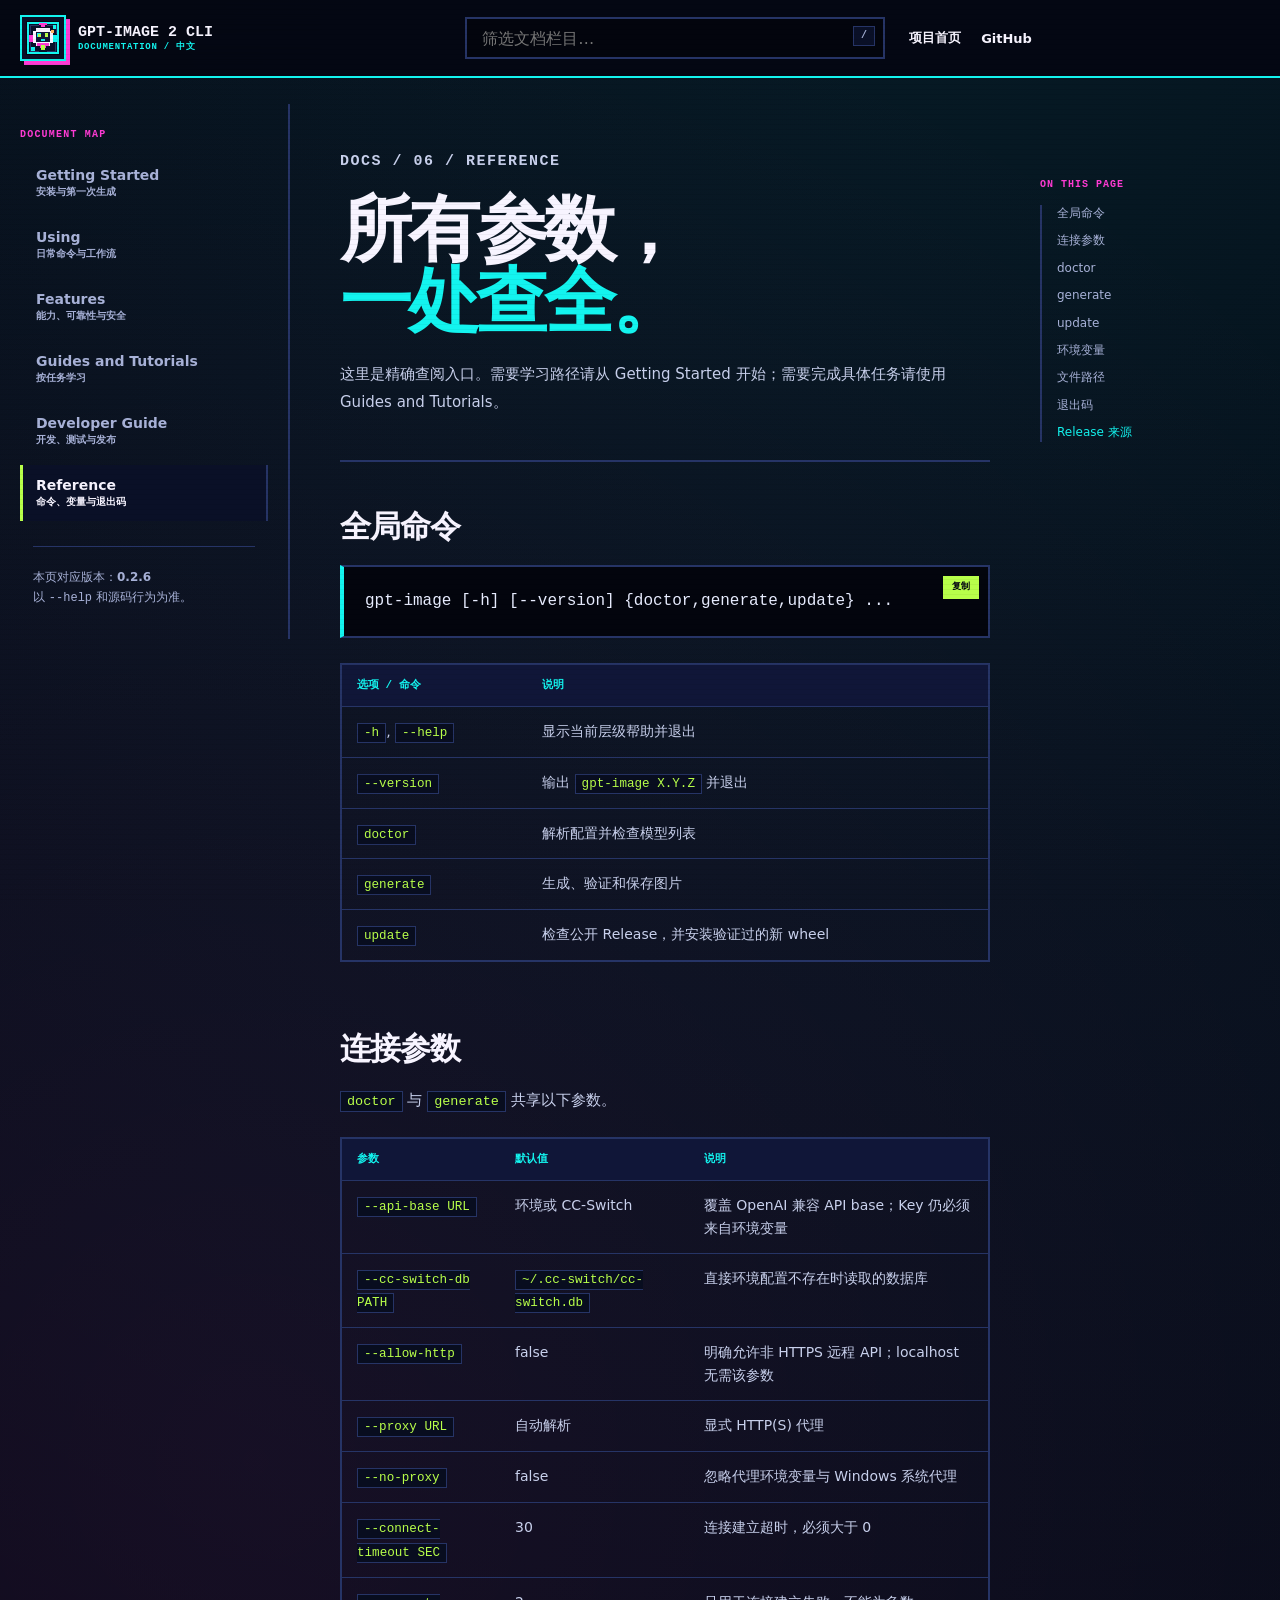
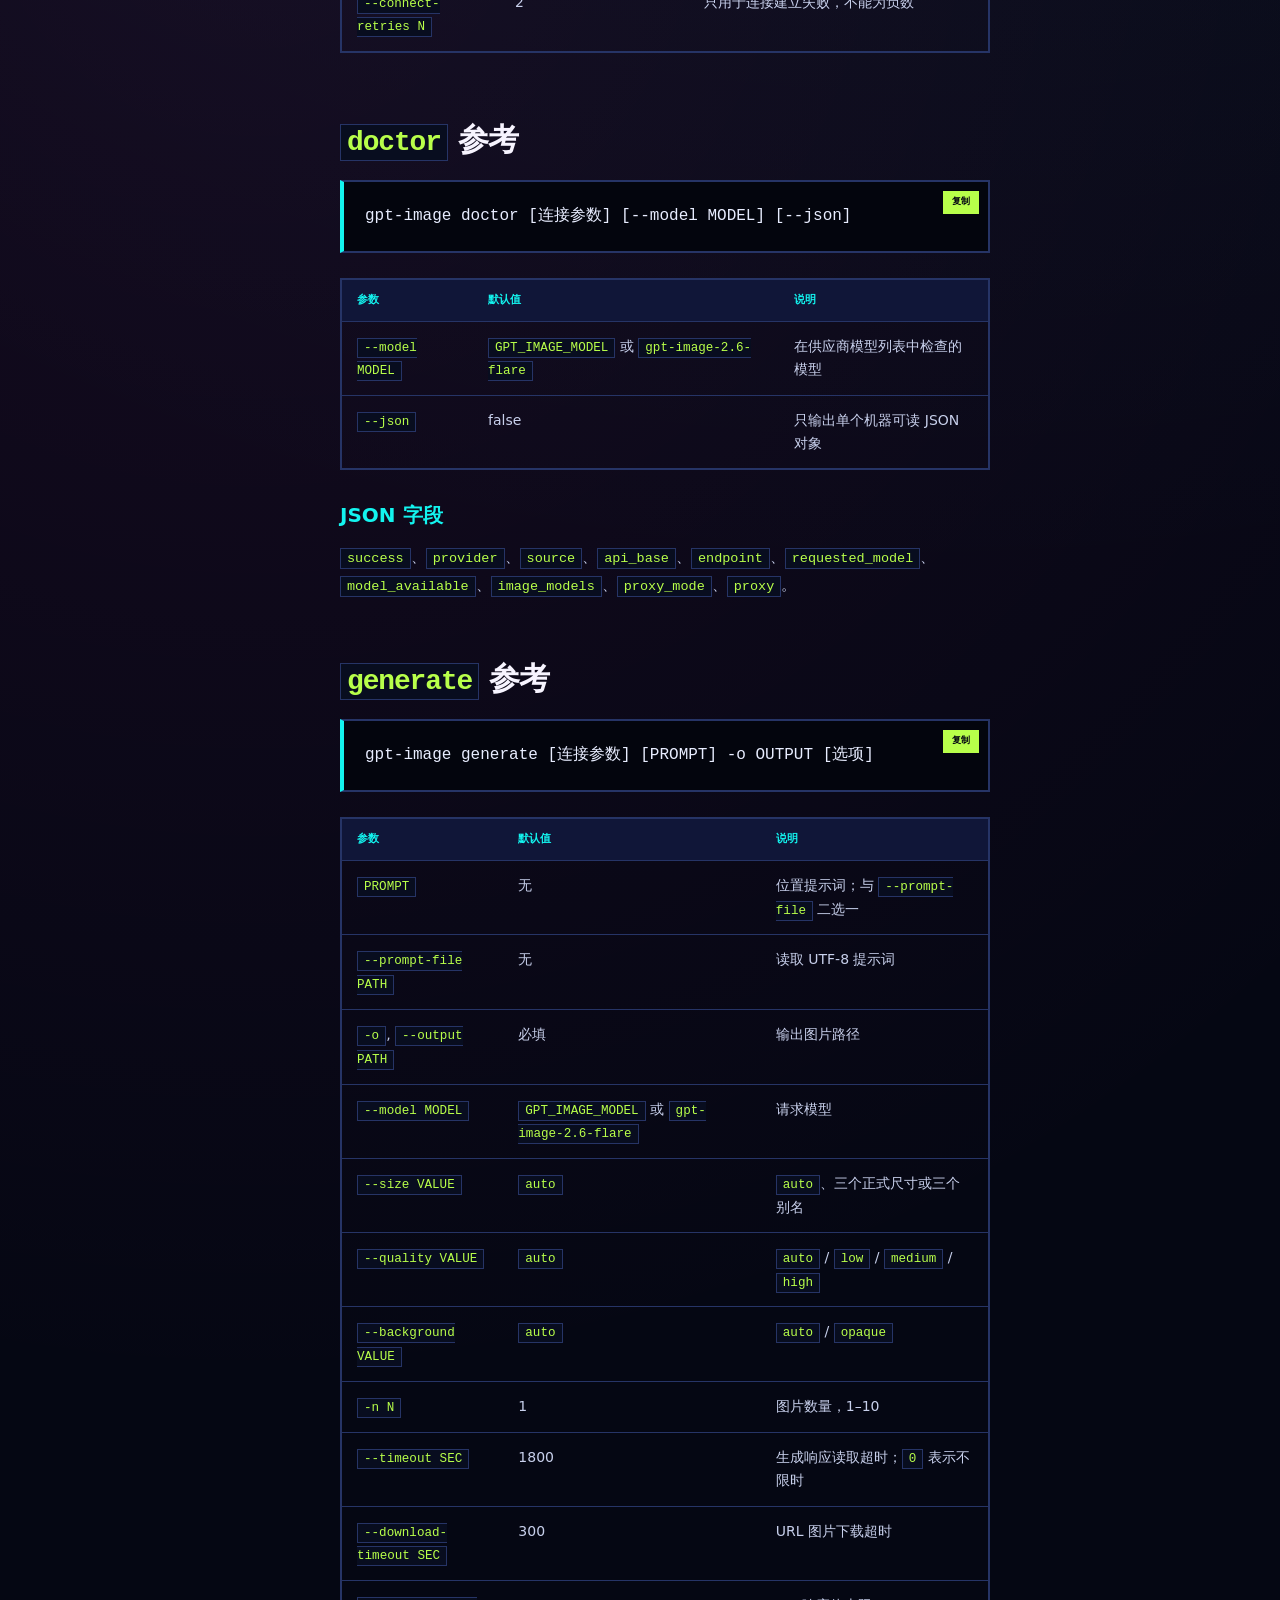
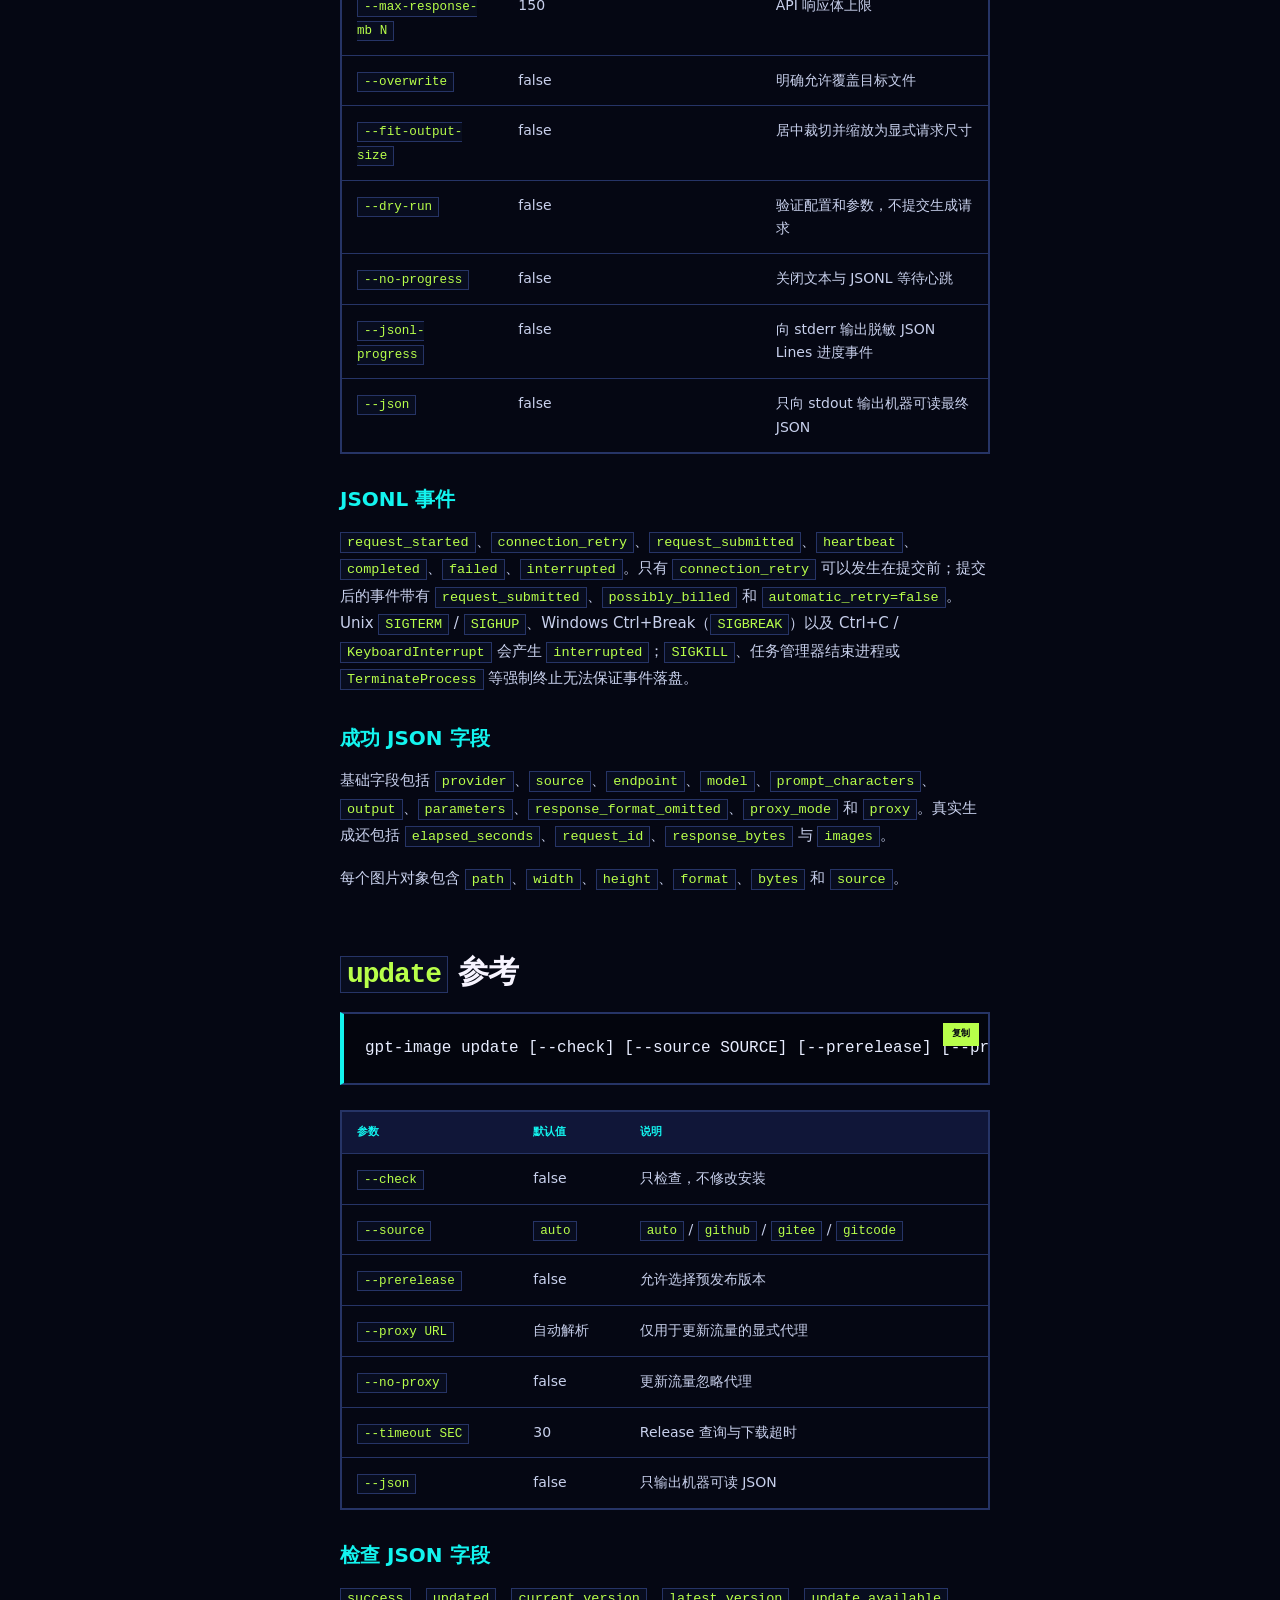
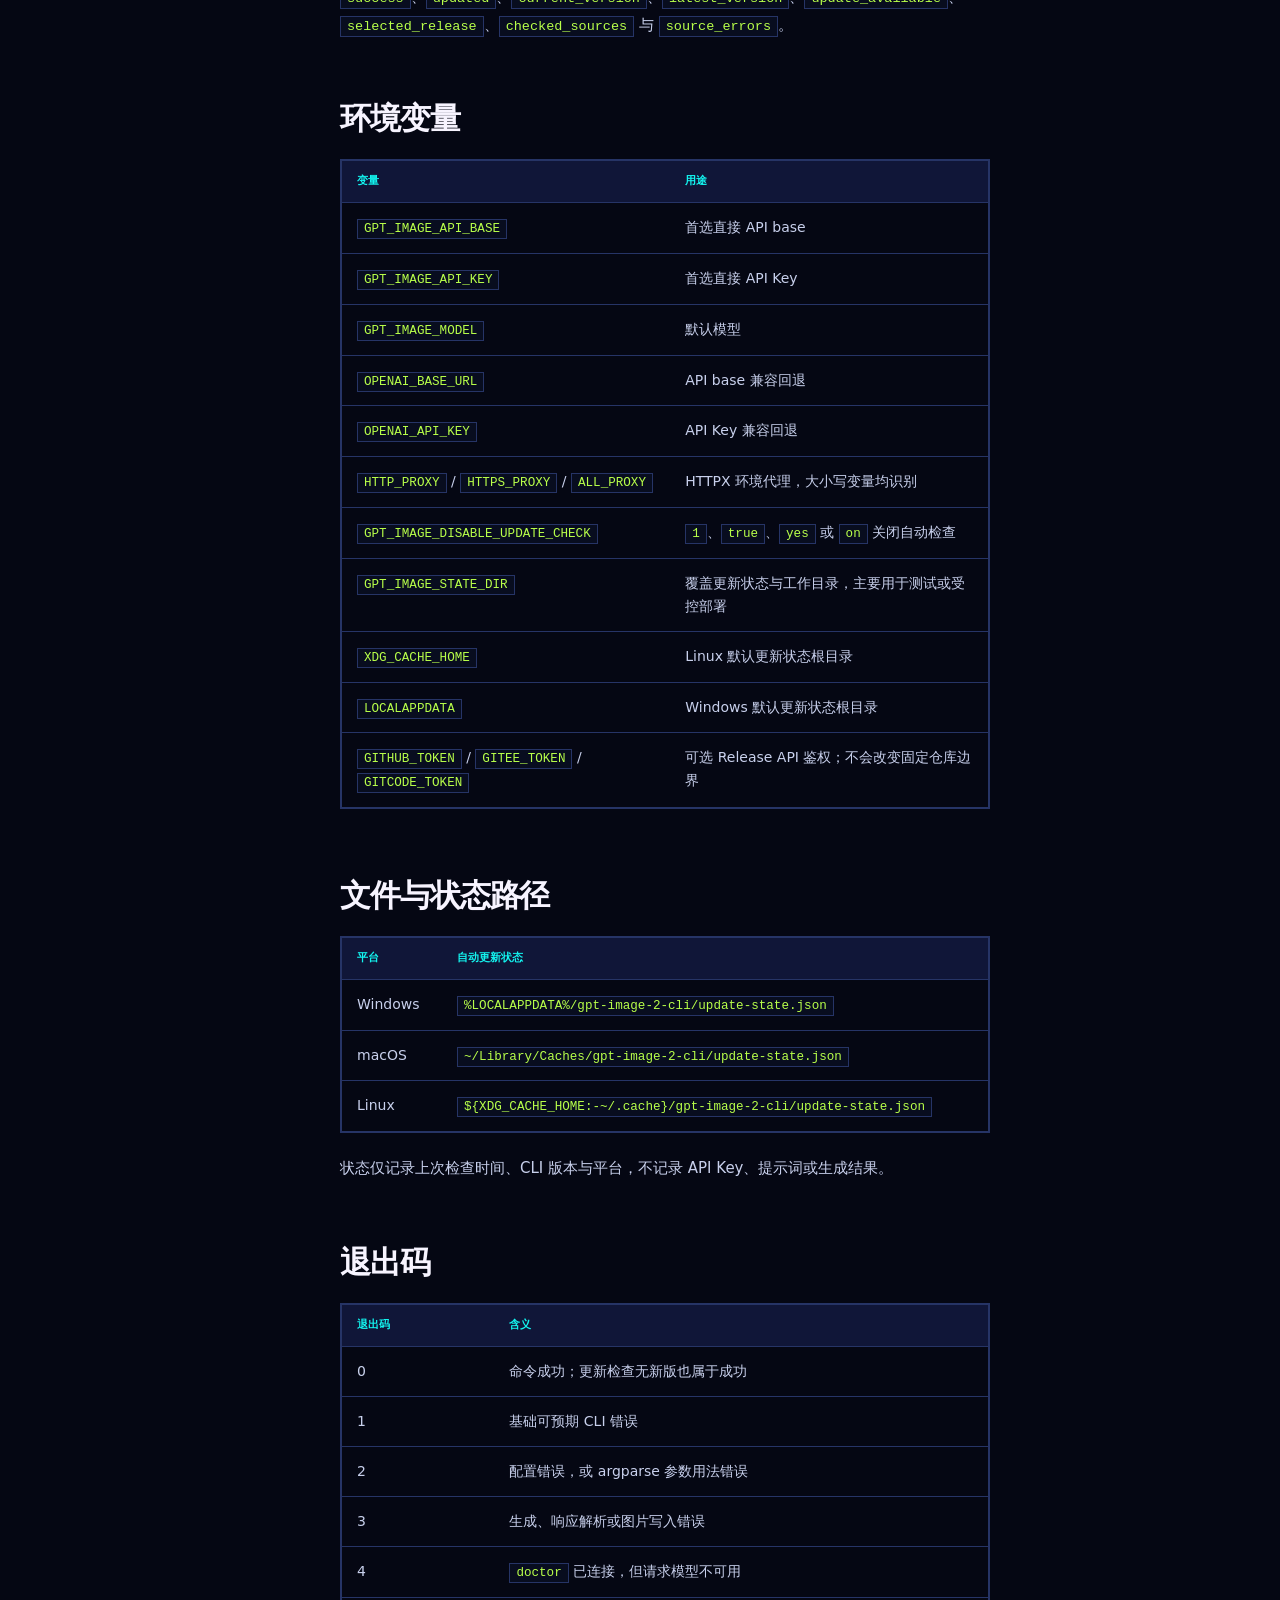
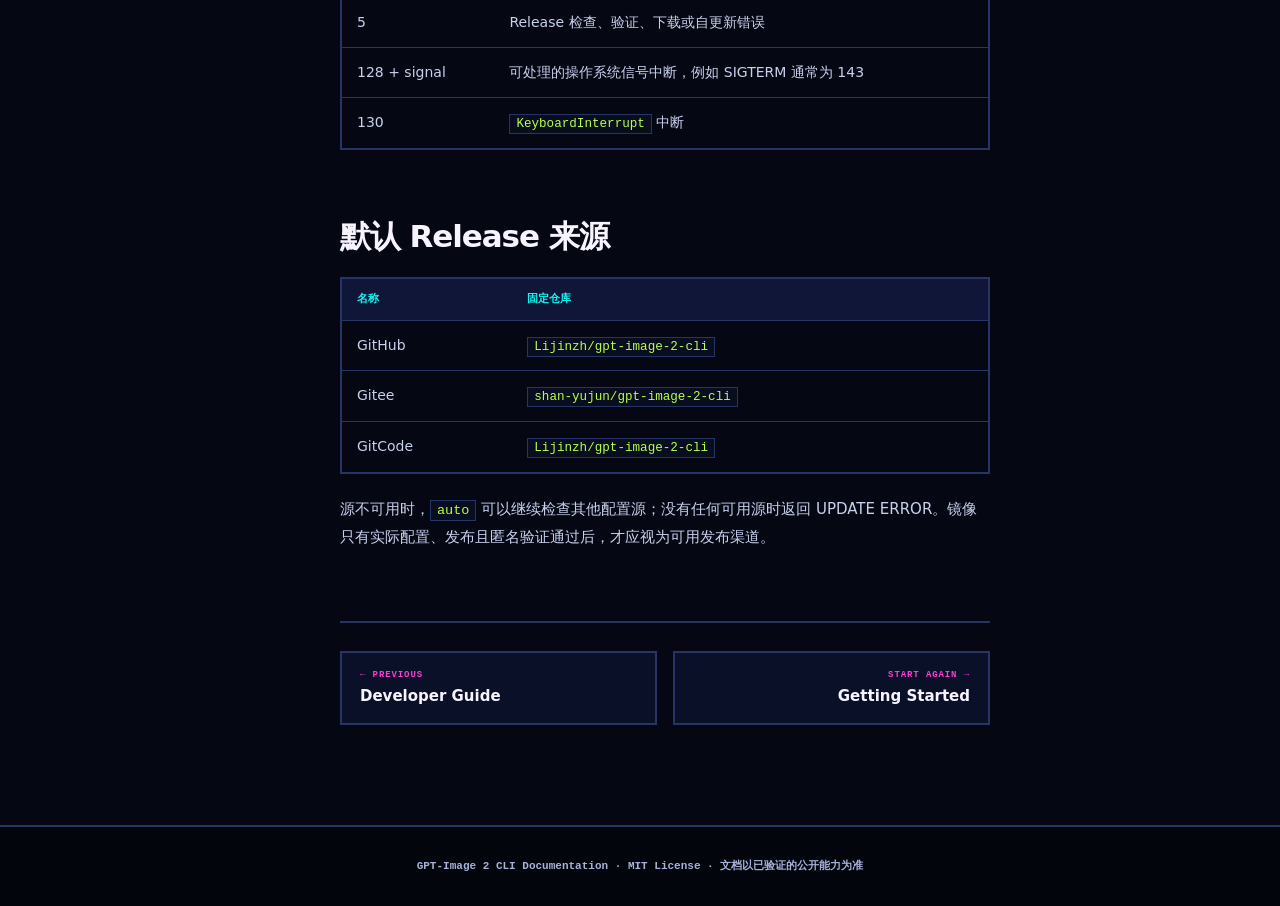
<file: docs/reference/index.html>
<!doctype html>
<html lang="zh-CN">
<head>
  <meta charset="utf-8"><meta name="viewport" content="width=device-width, initial-scale=1"><meta name="theme-color" content="#050713">
  <meta name="description" content="GPT-Image 2 CLI 完整参考：命令、参数、环境变量、JSON、文件、更新源与退出码。"><title>Reference · GPT-Image 2 CLI Docs</title>
  <link rel="canonical" href="https://lijinzh.github.io/gpt-image-2-cli/reference/"><link rel="icon" href="../assets/icons/pixel-space-operator.svg" type="image/svg+xml"><link rel="stylesheet" href="../docs-page.css"><script src="../docs-page.js" defer></script>
</head>
<body>
  <a class="skip-link" href="#main-content">跳到正文</a><header class="docs-header"><a class="docs-brand" href="../"><img src="../assets/icons/pixel-space-operator.png" alt="" width="46" height="46"><span><strong>GPT-IMAGE 2 CLI</strong><small>DOCUMENTATION / 中文</small></span></a><label class="docs-search"><span hidden>筛选文档栏目</span><input type="search" placeholder="筛选文档栏目…" data-docs-search><kbd>/</kbd></label><nav class="docs-header__links"><a href="../">项目首页</a><a href="https://github.com/Lijinzh/gpt-image-2-cli">GitHub</a></nav><button class="docs-menu" type="button" aria-expanded="false" data-docs-menu>文档目录</button></header>
  <div class="docs-shell">
    <aside class="docs-sidebar" data-docs-sidebar><p class="docs-sidebar__label">DOCUMENT MAP</p><nav class="doc-nav"><a href="../getting-started/"><strong>Getting Started</strong><small>安装与第一次生成</small></a><a href="../using/"><strong>Using</strong><small>日常命令与工作流</small></a><a href="../features/"><strong>Features</strong><small>能力、可靠性与安全</small></a><a href="../guides/"><strong>Guides and Tutorials</strong><small>按任务学习</small></a><a href="../developer-guide/"><strong>Developer Guide</strong><small>开发、测试与发布</small></a><a href="../reference/" aria-current="page"><strong>Reference</strong><small>命令、变量与退出码</small></a></nav><p class="docs-sidebar__meta">本页对应版本：<strong>0.2.6</strong><br>以 <code>--help</code> 和源码行为为准。</p></aside>
    <main class="docs-content" id="main-content">
      <header class="docs-hero"><p class="docs-hero__path">DOCS / 06 / REFERENCE</p><h1>所有参数，<br><em>一处查全。</em></h1><p class="docs-hero__lead">这里是精确查阅入口。需要学习路径请从 Getting Started 开始；需要完成具体任务请使用 Guides and Tutorials。</p></header>
      <section id="global"><h2>全局命令</h2><pre><code>gpt-image [-h] [--version] {doctor,generate,update} ...</code></pre><div class="doc-table-wrap"><table class="doc-table"><thead><tr><th>选项 / 命令</th><th>说明</th></tr></thead><tbody><tr><td><code>-h</code>, <code>--help</code></td><td>显示当前层级帮助并退出</td></tr><tr><td><code>--version</code></td><td>输出 <code>gpt-image X.Y.Z</code> 并退出</td></tr><tr><td><code>doctor</code></td><td>解析配置并检查模型列表</td></tr><tr><td><code>generate</code></td><td>生成、验证和保存图片</td></tr><tr><td><code>update</code></td><td>检查公开 Release，并安装验证过的新 wheel</td></tr></tbody></table></div></section>
      <section id="connection"><h2>连接参数</h2><p><code>doctor</code> 与 <code>generate</code> 共享以下参数。</p><div class="doc-table-wrap"><table class="doc-table"><thead><tr><th>参数</th><th>默认值</th><th>说明</th></tr></thead><tbody><tr><td><code>--api-base URL</code></td><td>环境或 CC-Switch</td><td>覆盖 OpenAI 兼容 API base；Key 仍必须来自环境变量</td></tr><tr><td><code>--cc-switch-db PATH</code></td><td><code>~/.cc-switch/cc-switch.db</code></td><td>直接环境配置不存在时读取的数据库</td></tr><tr><td><code>--allow-http</code></td><td>false</td><td>明确允许非 HTTPS 远程 API；localhost 无需该参数</td></tr><tr><td><code>--proxy URL</code></td><td>自动解析</td><td>显式 HTTP(S) 代理</td></tr><tr><td><code>--no-proxy</code></td><td>false</td><td>忽略代理环境变量与 Windows 系统代理</td></tr><tr><td><code>--connect-timeout SEC</code></td><td>30</td><td>连接建立超时，必须大于 0</td></tr><tr><td><code>--connect-retries N</code></td><td>2</td><td>只用于连接建立失败，不能为负数</td></tr></tbody></table></div></section>
      <section id="doctor"><h2><code>doctor</code> 参考</h2><pre><code>gpt-image doctor [连接参数] [--model MODEL] [--json]</code></pre><div class="doc-table-wrap"><table class="doc-table"><thead><tr><th>参数</th><th>默认值</th><th>说明</th></tr></thead><tbody><tr><td><code>--model MODEL</code></td><td><code>GPT_IMAGE_MODEL</code> 或 <code>gpt-image-2.6-flare</code></td><td>在供应商模型列表中检查的模型</td></tr><tr><td><code>--json</code></td><td>false</td><td>只输出单个机器可读 JSON 对象</td></tr></tbody></table></div><h3>JSON 字段</h3><p><code>success</code>、<code>provider</code>、<code>source</code>、<code>api_base</code>、<code>endpoint</code>、<code>requested_model</code>、<code>model_available</code>、<code>image_models</code>、<code>proxy_mode</code>、<code>proxy</code>。</p></section>
      <section id="generate"><h2><code>generate</code> 参考</h2><pre><code>gpt-image generate [连接参数] [PROMPT] -o OUTPUT [选项]</code></pre><div class="doc-table-wrap"><table class="doc-table"><thead><tr><th>参数</th><th>默认值</th><th>说明</th></tr></thead><tbody><tr><td><code>PROMPT</code></td><td>无</td><td>位置提示词；与 <code>--prompt-file</code> 二选一</td></tr><tr><td><code>--prompt-file PATH</code></td><td>无</td><td>读取 UTF-8 提示词</td></tr><tr><td><code>-o</code>, <code>--output PATH</code></td><td>必填</td><td>输出图片路径</td></tr><tr><td><code>--model MODEL</code></td><td><code>GPT_IMAGE_MODEL</code> 或 <code>gpt-image-2.6-flare</code></td><td>请求模型</td></tr><tr><td><code>--size VALUE</code></td><td><code>auto</code></td><td><code>auto</code>、三个正式尺寸或三个别名</td></tr><tr><td><code>--quality VALUE</code></td><td><code>auto</code></td><td><code>auto</code> / <code>low</code> / <code>medium</code> / <code>high</code></td></tr><tr><td><code>--background VALUE</code></td><td><code>auto</code></td><td><code>auto</code> / <code>opaque</code></td></tr><tr><td><code>-n N</code></td><td>1</td><td>图片数量，1–10</td></tr><tr><td><code>--timeout SEC</code></td><td>1800</td><td>生成响应读取超时；<code>0</code> 表示不限时</td></tr><tr><td><code>--download-timeout SEC</code></td><td>300</td><td>URL 图片下载超时</td></tr><tr><td><code>--max-response-mb N</code></td><td>150</td><td>API 响应体上限</td></tr><tr><td><code>--overwrite</code></td><td>false</td><td>明确允许覆盖目标文件</td></tr><tr><td><code>--fit-output-size</code></td><td>false</td><td>居中裁切并缩放为显式请求尺寸</td></tr><tr><td><code>--dry-run</code></td><td>false</td><td>验证配置和参数，不提交生成请求</td></tr><tr><td><code>--no-progress</code></td><td>false</td><td>关闭文本与 JSONL 等待心跳</td></tr><tr><td><code>--jsonl-progress</code></td><td>false</td><td>向 stderr 输出脱敏 JSON Lines 进度事件</td></tr><tr><td><code>--json</code></td><td>false</td><td>只向 stdout 输出机器可读最终 JSON</td></tr></tbody></table></div><h3>JSONL 事件</h3><p><code>request_started</code>、<code>connection_retry</code>、<code>request_submitted</code>、<code>heartbeat</code>、<code>completed</code>、<code>failed</code>、<code>interrupted</code>。只有 <code>connection_retry</code> 可以发生在提交前；提交后的事件带有 <code>request_submitted</code>、<code>possibly_billed</code> 和 <code>automatic_retry=false</code>。Unix <code>SIGTERM</code> / <code>SIGHUP</code>、Windows Ctrl+Break（<code>SIGBREAK</code>）以及 Ctrl+C / <code>KeyboardInterrupt</code> 会产生 <code>interrupted</code>；<code>SIGKILL</code>、任务管理器结束进程或 <code>TerminateProcess</code> 等强制终止无法保证事件落盘。</p><h3>成功 JSON 字段</h3><p>基础字段包括 <code>provider</code>、<code>source</code>、<code>endpoint</code>、<code>model</code>、<code>prompt_characters</code>、<code>output</code>、<code>parameters</code>、<code>response_format_omitted</code>、<code>proxy_mode</code> 和 <code>proxy</code>。真实生成还包括 <code>elapsed_seconds</code>、<code>request_id</code>、<code>response_bytes</code> 与 <code>images</code>。</p><p>每个图片对象包含 <code>path</code>、<code>width</code>、<code>height</code>、<code>format</code>、<code>bytes</code> 和 <code>source</code>。</p></section>
      <section id="update"><h2><code>update</code> 参考</h2><pre><code>gpt-image update [--check] [--source SOURCE] [--prerelease] [--proxy URL] [--no-proxy] [--timeout SEC] [--json]</code></pre><div class="doc-table-wrap"><table class="doc-table"><thead><tr><th>参数</th><th>默认值</th><th>说明</th></tr></thead><tbody><tr><td><code>--check</code></td><td>false</td><td>只检查，不修改安装</td></tr><tr><td><code>--source</code></td><td><code>auto</code></td><td><code>auto</code> / <code>github</code> / <code>gitee</code> / <code>gitcode</code></td></tr><tr><td><code>--prerelease</code></td><td>false</td><td>允许选择预发布版本</td></tr><tr><td><code>--proxy URL</code></td><td>自动解析</td><td>仅用于更新流量的显式代理</td></tr><tr><td><code>--no-proxy</code></td><td>false</td><td>更新流量忽略代理</td></tr><tr><td><code>--timeout SEC</code></td><td>30</td><td>Release 查询与下载超时</td></tr><tr><td><code>--json</code></td><td>false</td><td>只输出机器可读 JSON</td></tr></tbody></table></div><h3>检查 JSON 字段</h3><p><code>success</code>、<code>updated</code>、<code>current_version</code>、<code>latest_version</code>、<code>update_available</code>、<code>selected_release</code>、<code>checked_sources</code> 与 <code>source_errors</code>。</p></section>
      <section id="environment"><h2>环境变量</h2><div class="doc-table-wrap"><table class="doc-table"><thead><tr><th>变量</th><th>用途</th></tr></thead><tbody><tr><td><code>GPT_IMAGE_API_BASE</code></td><td>首选直接 API base</td></tr><tr><td><code>GPT_IMAGE_API_KEY</code></td><td>首选直接 API Key</td></tr><tr><td><code>GPT_IMAGE_MODEL</code></td><td>默认模型</td></tr><tr><td><code>OPENAI_BASE_URL</code></td><td>API base 兼容回退</td></tr><tr><td><code>OPENAI_API_KEY</code></td><td>API Key 兼容回退</td></tr><tr><td><code>HTTP_PROXY</code> / <code>HTTPS_PROXY</code> / <code>ALL_PROXY</code></td><td>HTTPX 环境代理，大小写变量均识别</td></tr><tr><td><code>GPT_IMAGE_DISABLE_UPDATE_CHECK</code></td><td><code>1</code>、<code>true</code>、<code>yes</code> 或 <code>on</code> 关闭自动检查</td></tr><tr><td><code>GPT_IMAGE_STATE_DIR</code></td><td>覆盖更新状态与工作目录，主要用于测试或受控部署</td></tr><tr><td><code>XDG_CACHE_HOME</code></td><td>Linux 默认更新状态根目录</td></tr><tr><td><code>LOCALAPPDATA</code></td><td>Windows 默认更新状态根目录</td></tr><tr><td><code>GITHUB_TOKEN</code> / <code>GITEE_TOKEN</code> / <code>GITCODE_TOKEN</code></td><td>可选 Release API 鉴权；不会改变固定仓库边界</td></tr></tbody></table></div></section>
      <section id="files"><h2>文件与状态路径</h2><div class="doc-table-wrap"><table class="doc-table"><thead><tr><th>平台</th><th>自动更新状态</th></tr></thead><tbody><tr><td>Windows</td><td><code>%LOCALAPPDATA%/gpt-image-2-cli/update-state.json</code></td></tr><tr><td>macOS</td><td><code>~/Library/Caches/gpt-image-2-cli/update-state.json</code></td></tr><tr><td>Linux</td><td><code>${XDG_CACHE_HOME:-~/.cache}/gpt-image-2-cli/update-state.json</code></td></tr></tbody></table></div><p>状态仅记录上次检查时间、CLI 版本与平台，不记录 API Key、提示词或生成结果。</p></section>
      <section id="exit-codes"><h2>退出码</h2><div class="doc-table-wrap"><table class="doc-table"><thead><tr><th>退出码</th><th>含义</th></tr></thead><tbody><tr><td>0</td><td>命令成功；更新检查无新版也属于成功</td></tr><tr><td>1</td><td>基础可预期 CLI 错误</td></tr><tr><td>2</td><td>配置错误，或 argparse 参数用法错误</td></tr><tr><td>3</td><td>生成、响应解析或图片写入错误</td></tr><tr><td>4</td><td><code>doctor</code> 已连接，但请求模型不可用</td></tr><tr><td>5</td><td>Release 检查、验证、下载或自更新错误</td></tr><tr><td>128 + signal</td><td>可处理的操作系统信号中断，例如 SIGTERM 通常为 143</td></tr><tr><td>130</td><td><code>KeyboardInterrupt</code> 中断</td></tr></tbody></table></div></section>
      <section id="sources"><h2>默认 Release 来源</h2><div class="doc-table-wrap"><table class="doc-table"><thead><tr><th>名称</th><th>固定仓库</th></tr></thead><tbody><tr><td>GitHub</td><td><code>Lijinzh/gpt-image-2-cli</code></td></tr><tr><td>Gitee</td><td><code>shan-yujun/gpt-image-2-cli</code></td></tr><tr><td>GitCode</td><td><code>Lijinzh/gpt-image-2-cli</code></td></tr></tbody></table></div><p>源不可用时，<code>auto</code> 可以继续检查其他配置源；没有任何可用源时返回 UPDATE ERROR。镜像只有实际配置、发布且匿名验证通过后，才应视为可用发布渠道。</p></section>
      <nav class="page-nav"><a href="../developer-guide/"><span>← PREVIOUS</span><strong>Developer Guide</strong></a><a href="../getting-started/"><span>START AGAIN →</span><strong>Getting Started</strong></a></nav>
    </main>
    <aside class="docs-toc"><p>ON THIS PAGE</p><nav><a href="#global">全局命令</a><a href="#connection">连接参数</a><a href="#doctor">doctor</a><a href="#generate">generate</a><a href="#update">update</a><a href="#environment">环境变量</a><a href="#files">文件路径</a><a href="#exit-codes">退出码</a><a href="#sources">Release 来源</a></nav></aside>
  </div>
  <footer class="docs-footer">GPT-Image 2 CLI Documentation · MIT License · 文档以已验证的公开能力为准</footer>
</body></html>
</file>
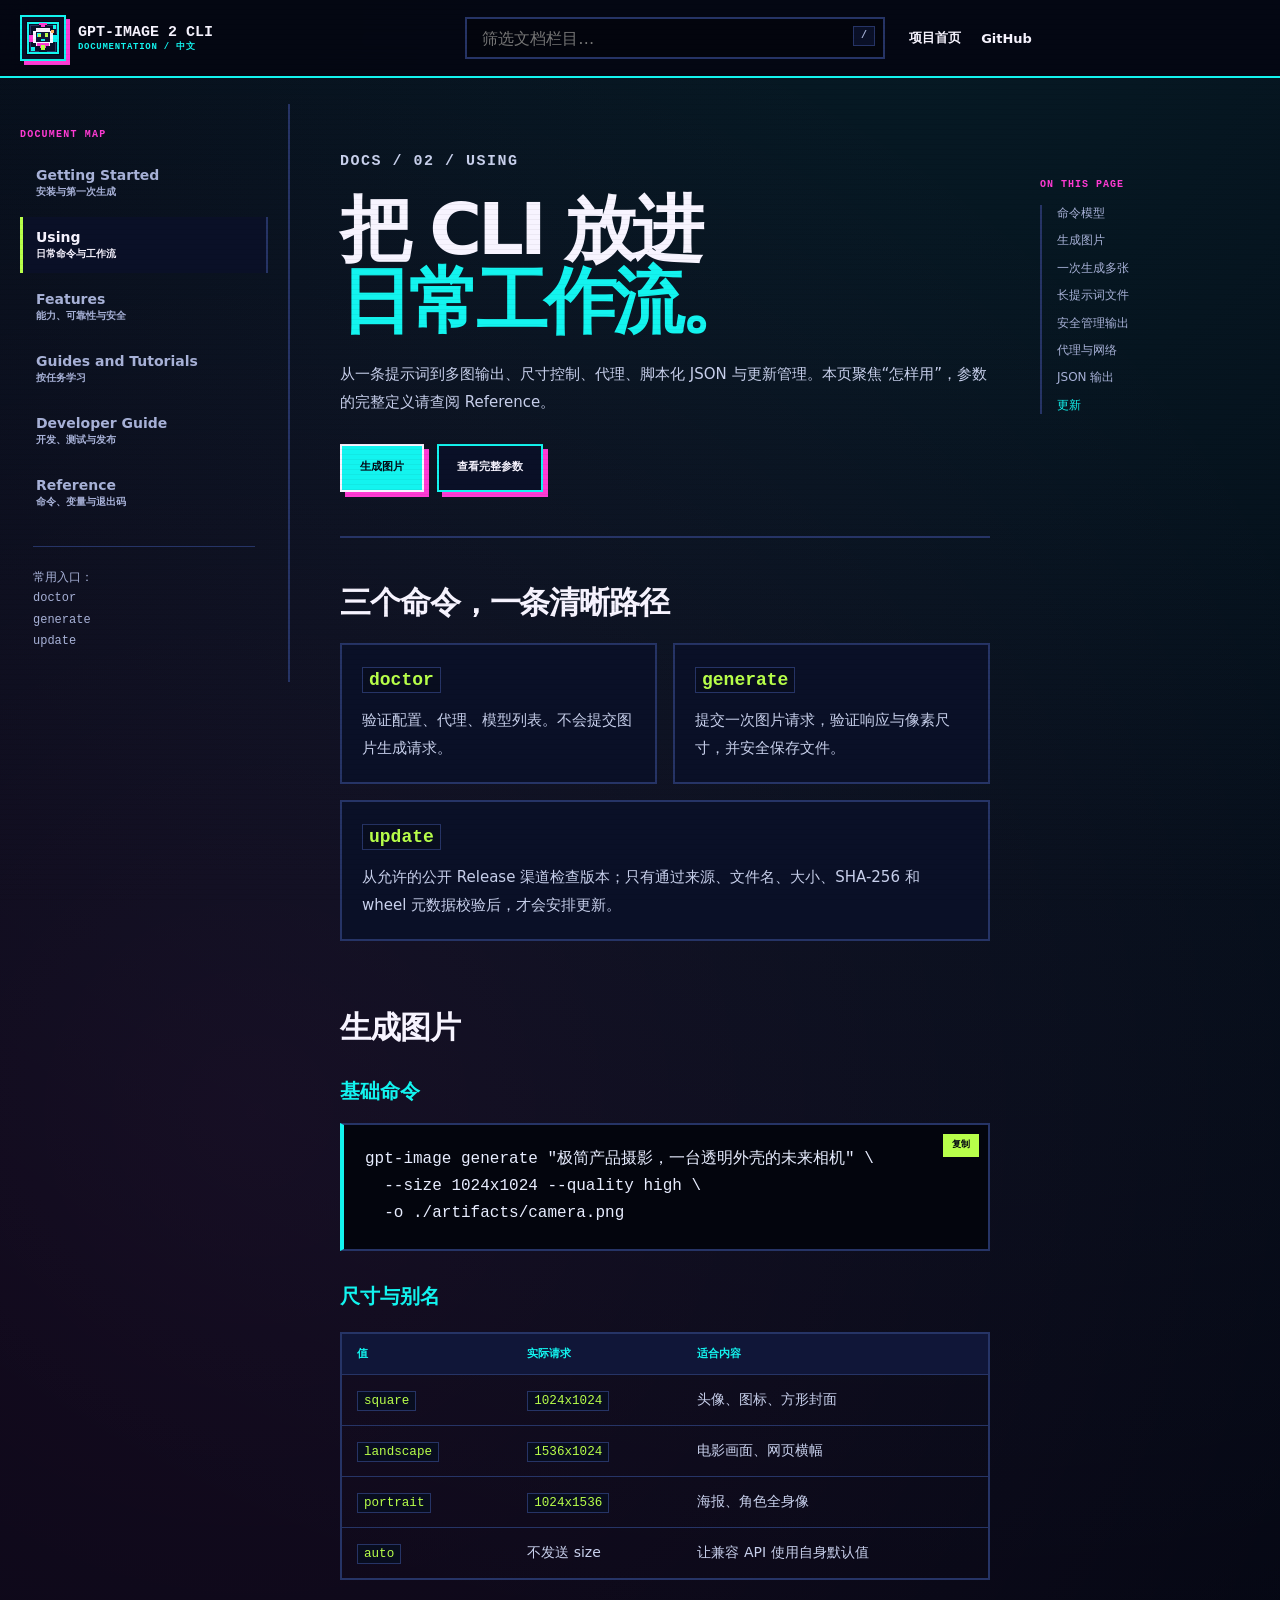
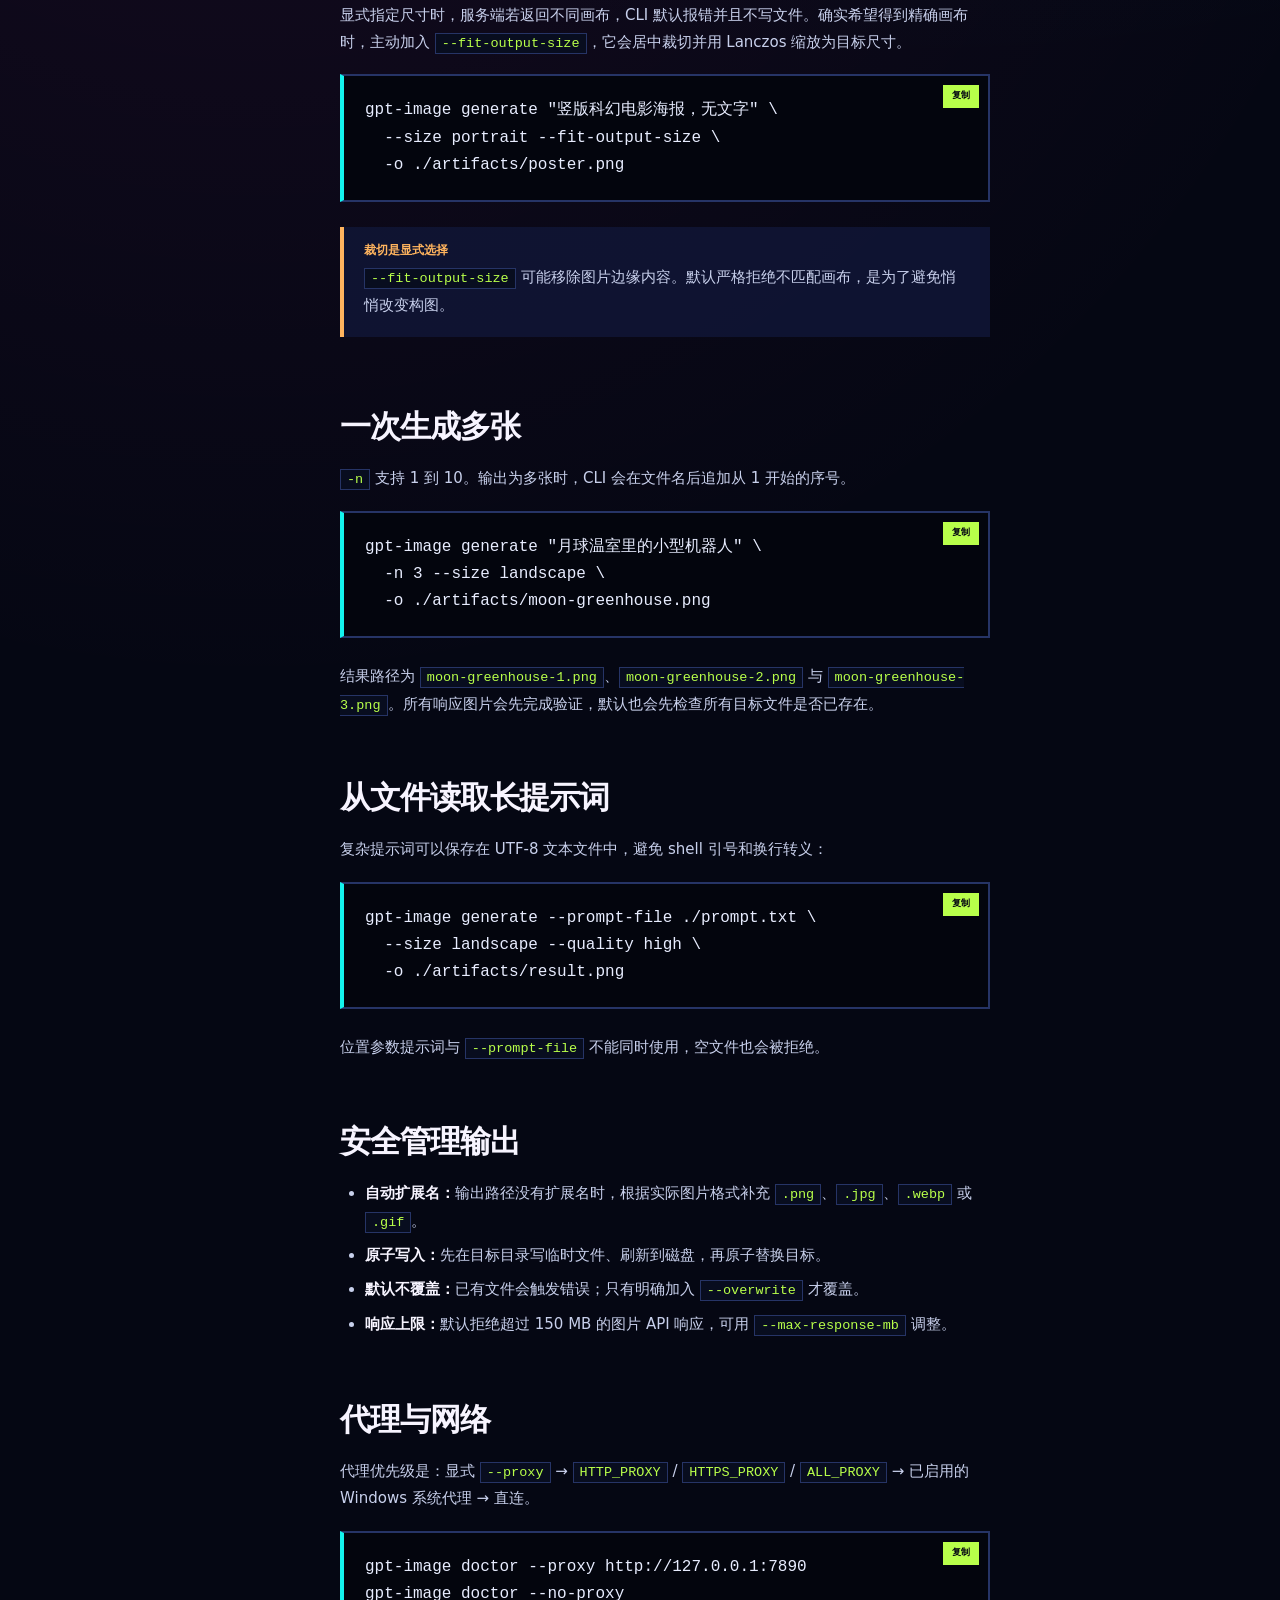
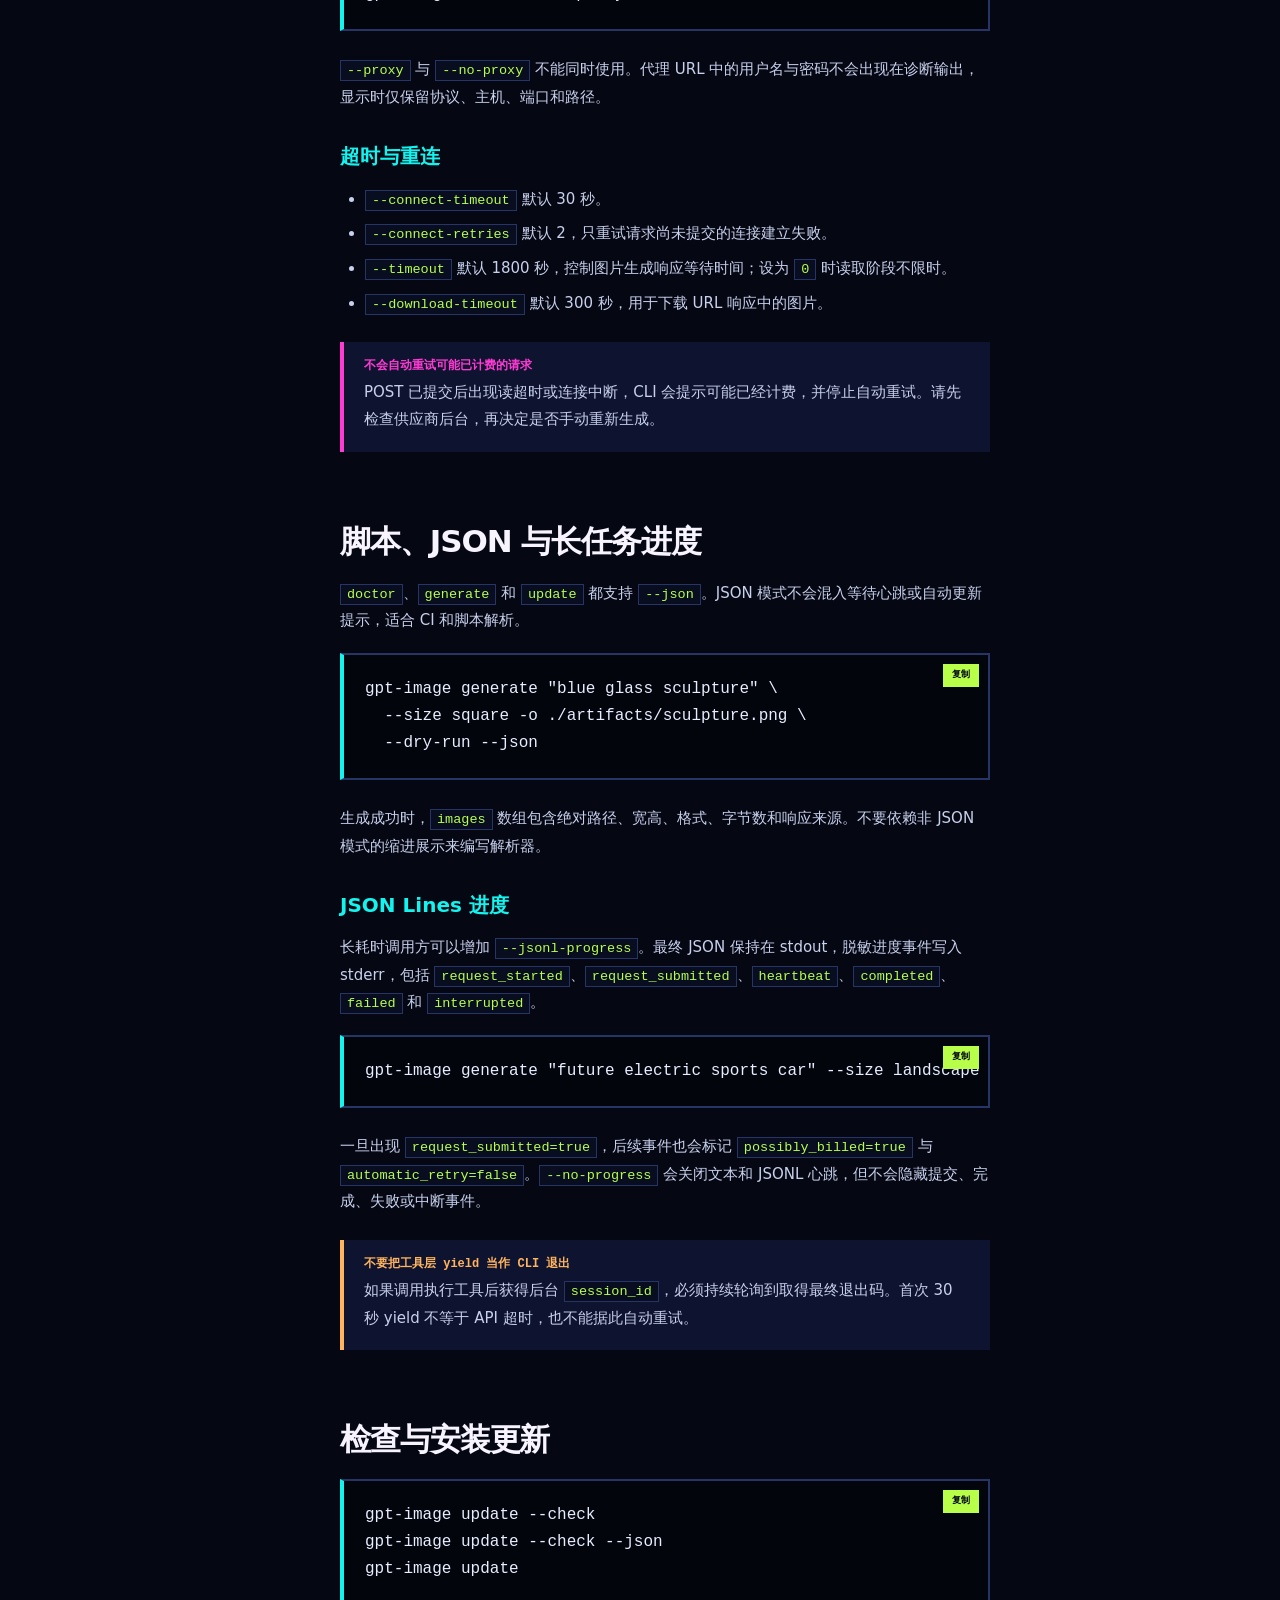
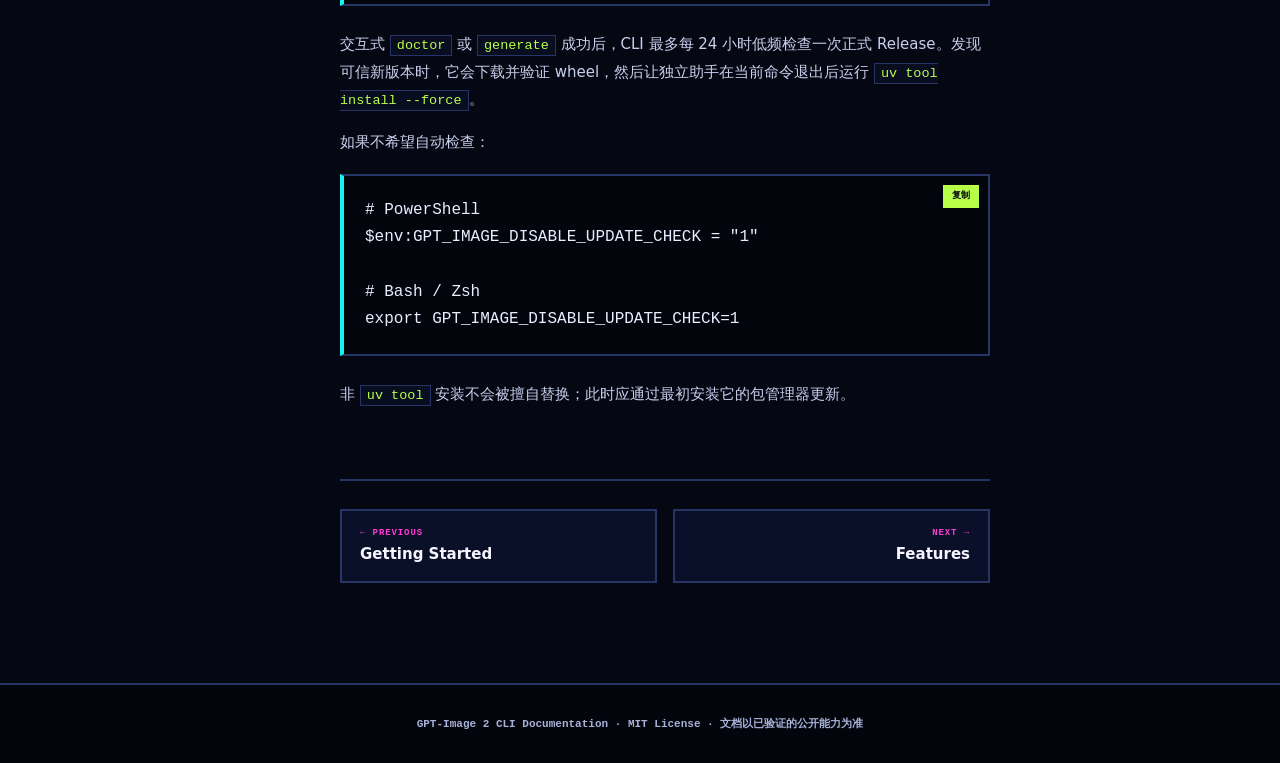
<file: docs/using/index.html>
<!doctype html>
<html lang="zh-CN">
<head>
  <meta charset="utf-8">
  <meta name="viewport" content="width=device-width, initial-scale=1">
  <meta name="theme-color" content="#050713">
  <meta name="description" content="GPT-Image 2 CLI 日常使用：生成参数、文件输出、代理、JSON 与更新。">
  <title>Using · GPT-Image 2 CLI Docs</title>
  <link rel="canonical" href="https://lijinzh.github.io/gpt-image-2-cli/using/">
  <link rel="icon" href="../assets/icons/pixel-space-operator.svg" type="image/svg+xml">
  <link rel="stylesheet" href="../docs-page.css">
  <script src="../docs-page.js" defer></script>
</head>
<body>
  <a class="skip-link" href="#main-content">跳到正文</a>
  <header class="docs-header">
    <a class="docs-brand" href="../"><img src="../assets/icons/pixel-space-operator.png" alt="" width="46" height="46"><span><strong>GPT-IMAGE 2 CLI</strong><small>DOCUMENTATION / 中文</small></span></a>
    <label class="docs-search"><span hidden>筛选文档栏目</span><input type="search" placeholder="筛选文档栏目…" data-docs-search><kbd>/</kbd></label>
    <nav class="docs-header__links" aria-label="辅助导航"><a href="../">项目首页</a><a href="https://github.com/Lijinzh/gpt-image-2-cli">GitHub</a></nav>
    <button class="docs-menu" type="button" aria-expanded="false" data-docs-menu>文档目录</button>
  </header>
  <div class="docs-shell">
    <aside class="docs-sidebar" data-docs-sidebar><p class="docs-sidebar__label">DOCUMENT MAP</p><nav class="doc-nav" aria-label="文档栏目">
      <a href="../getting-started/"><strong>Getting Started</strong><small>安装与第一次生成</small></a>
      <a href="../using/" aria-current="page"><strong>Using</strong><small>日常命令与工作流</small></a>
      <a href="../features/"><strong>Features</strong><small>能力、可靠性与安全</small></a>
      <a href="../guides/"><strong>Guides and Tutorials</strong><small>按任务学习</small></a>
      <a href="../developer-guide/"><strong>Developer Guide</strong><small>开发、测试与发布</small></a>
      <a href="../reference/"><strong>Reference</strong><small>命令、变量与退出码</small></a>
    </nav><p class="docs-sidebar__meta">常用入口：<br><code>doctor</code><br><code>generate</code><br><code>update</code></p></aside>
    <main class="docs-content" id="main-content">
      <header class="docs-hero"><p class="docs-hero__path">DOCS / 02 / USING</p><h1>把 CLI 放进<br><em>日常工作流。</em></h1><p class="docs-hero__lead">从一条提示词到多图输出、尺寸控制、代理、脚本化 JSON 与更新管理。本页聚焦“怎样用”，参数的完整定义请查阅 Reference。</p><div class="docs-hero__actions"><a class="docs-button" href="#generate">生成图片</a><a class="docs-button docs-button--secondary" href="../reference/">查看完整参数</a></div></header>
      <section id="command-model"><h2>三个命令，一条清晰路径</h2><div class="doc-grid"><article class="doc-card"><h3><code>doctor</code></h3><p>验证配置、代理、模型列表。不会提交图片生成请求。</p></article><article class="doc-card"><h3><code>generate</code></h3><p>提交一次图片请求，验证响应与像素尺寸，并安全保存文件。</p></article><article class="doc-card doc-card--wide"><h3><code>update</code></h3><p>从允许的公开 Release 渠道检查版本；只有通过来源、文件名、大小、SHA-256 和 wheel 元数据校验后，才会安排更新。</p></article></div></section>
      <section id="generate"><h2>生成图片</h2><h3>基础命令</h3><pre><code>gpt-image generate "极简产品摄影，一台透明外壳的未来相机" \
  --size 1024x1024 --quality high \
  -o ./artifacts/camera.png</code></pre><h3>尺寸与别名</h3><div class="doc-table-wrap"><table class="doc-table"><thead><tr><th>值</th><th>实际请求</th><th>适合内容</th></tr></thead><tbody><tr><td><code>square</code></td><td><code>1024x1024</code></td><td>头像、图标、方形封面</td></tr><tr><td><code>landscape</code></td><td><code>1536x1024</code></td><td>电影画面、网页横幅</td></tr><tr><td><code>portrait</code></td><td><code>1024x1536</code></td><td>海报、角色全身像</td></tr><tr><td><code>auto</code></td><td>不发送 size</td><td>让兼容 API 使用自身默认值</td></tr></tbody></table></div><p>显式指定尺寸时，服务端若返回不同画布，CLI 默认报错并且不写文件。确实希望得到精确画布时，主动加入 <code>--fit-output-size</code>，它会居中裁切并用 Lanczos 缩放为目标尺寸。</p><pre><code>gpt-image generate "竖版科幻电影海报，无文字" \
  --size portrait --fit-output-size \
  -o ./artifacts/poster.png</code></pre><div class="callout callout--warning"><strong>裁切是显式选择</strong><p><code>--fit-output-size</code> 可能移除图片边缘内容。默认严格拒绝不匹配画布，是为了避免悄悄改变构图。</p></div></section>
      <section id="multiple"><h2>一次生成多张</h2><p><code>-n</code> 支持 1 到 10。输出为多张时，CLI 会在文件名后追加从 1 开始的序号。</p><pre><code>gpt-image generate "月球温室里的小型机器人" \
  -n 3 --size landscape \
  -o ./artifacts/moon-greenhouse.png</code></pre><p>结果路径为 <code>moon-greenhouse-1.png</code>、<code>moon-greenhouse-2.png</code> 与 <code>moon-greenhouse-3.png</code>。所有响应图片会先完成验证，默认也会先检查所有目标文件是否已存在。</p></section>
      <section id="prompt-file"><h2>从文件读取长提示词</h2><p>复杂提示词可以保存在 UTF-8 文本文件中，避免 shell 引号和换行转义：</p><pre><code>gpt-image generate --prompt-file ./prompt.txt \
  --size landscape --quality high \
  -o ./artifacts/result.png</code></pre><p>位置参数提示词与 <code>--prompt-file</code> 不能同时使用，空文件也会被拒绝。</p></section>
      <section id="outputs"><h2>安全管理输出</h2><ul><li><strong>自动扩展名：</strong>输出路径没有扩展名时，根据实际图片格式补充 <code>.png</code>、<code>.jpg</code>、<code>.webp</code> 或 <code>.gif</code>。</li><li><strong>原子写入：</strong>先在目标目录写临时文件、刷新到磁盘，再原子替换目标。</li><li><strong>默认不覆盖：</strong>已有文件会触发错误；只有明确加入 <code>--overwrite</code> 才覆盖。</li><li><strong>响应上限：</strong>默认拒绝超过 150 MB 的图片 API 响应，可用 <code>--max-response-mb</code> 调整。</li></ul></section>
      <section id="proxy"><h2>代理与网络</h2><p>代理优先级是：显式 <code>--proxy</code> → <code>HTTP_PROXY</code> / <code>HTTPS_PROXY</code> / <code>ALL_PROXY</code> → 已启用的 Windows 系统代理 → 直连。</p><pre><code>gpt-image doctor --proxy http://127.0.0.1:7890
gpt-image doctor --no-proxy</code></pre><p><code>--proxy</code> 与 <code>--no-proxy</code> 不能同时使用。代理 URL 中的用户名与密码不会出现在诊断输出，显示时仅保留协议、主机、端口和路径。</p><h3>超时与重连</h3><ul><li><code>--connect-timeout</code> 默认 30 秒。</li><li><code>--connect-retries</code> 默认 2，只重试请求尚未提交的连接建立失败。</li><li><code>--timeout</code> 默认 1800 秒，控制图片生成响应等待时间；设为 <code>0</code> 时读取阶段不限时。</li><li><code>--download-timeout</code> 默认 300 秒，用于下载 URL 响应中的图片。</li></ul><div class="callout callout--danger"><strong>不会自动重试可能已计费的请求</strong><p>POST 已提交后出现读超时或连接中断，CLI 会提示可能已经计费，并停止自动重试。请先检查供应商后台，再决定是否手动重新生成。</p></div></section>
      <section id="json"><h2>脚本、JSON 与长任务进度</h2><p><code>doctor</code>、<code>generate</code> 和 <code>update</code> 都支持 <code>--json</code>。JSON 模式不会混入等待心跳或自动更新提示，适合 CI 和脚本解析。</p><pre><code>gpt-image generate "blue glass sculpture" \
  --size square -o ./artifacts/sculpture.png \
  --dry-run --json</code></pre><p>生成成功时，<code>images</code> 数组包含绝对路径、宽高、格式、字节数和响应来源。不要依赖非 JSON 模式的缩进展示来编写解析器。</p><h3>JSON Lines 进度</h3><p>长耗时调用方可以增加 <code>--jsonl-progress</code>。最终 JSON 保持在 stdout，脱敏进度事件写入 stderr，包括 <code>request_started</code>、<code>request_submitted</code>、<code>heartbeat</code>、<code>completed</code>、<code>failed</code> 和 <code>interrupted</code>。</p><pre><code>gpt-image generate "future electric sports car" --size landscape -o ./artifacts/car.png --json --jsonl-progress</code></pre><p>一旦出现 <code>request_submitted=true</code>，后续事件也会标记 <code>possibly_billed=true</code> 与 <code>automatic_retry=false</code>。<code>--no-progress</code> 会关闭文本和 JSONL 心跳，但不会隐藏提交、完成、失败或中断事件。</p><div class="callout callout--warning"><strong>不要把工具层 yield 当作 CLI 退出</strong><p>如果调用执行工具后获得后台 <code>session_id</code>，必须持续轮询到取得最终退出码。首次 30 秒 yield 不等于 API 超时，也不能据此自动重试。</p></div></section>
      <section id="updates"><h2>检查与安装更新</h2><pre><code>gpt-image update --check
gpt-image update --check --json
gpt-image update</code></pre><p>交互式 <code>doctor</code> 或 <code>generate</code> 成功后，CLI 最多每 24 小时低频检查一次正式 Release。发现可信新版本时，它会下载并验证 wheel，然后让独立助手在当前命令退出后运行 <code>uv tool install --force</code>。</p><p>如果不希望自动检查：</p><pre><code># PowerShell
$env:GPT_IMAGE_DISABLE_UPDATE_CHECK = "1"

# Bash / Zsh
export GPT_IMAGE_DISABLE_UPDATE_CHECK=1</code></pre><p>非 <code>uv tool</code> 安装不会被擅自替换；此时应通过最初安装它的包管理器更新。</p></section>
      <nav class="page-nav" aria-label="相邻文档"><a href="../getting-started/"><span>← PREVIOUS</span><strong>Getting Started</strong></a><a href="../features/"><span>NEXT →</span><strong>Features</strong></a></nav>
    </main>
    <aside class="docs-toc"><p>ON THIS PAGE</p><nav aria-label="本页目录"><a href="#command-model">命令模型</a><a href="#generate">生成图片</a><a href="#multiple">一次生成多张</a><a href="#prompt-file">长提示词文件</a><a href="#outputs">安全管理输出</a><a href="#proxy">代理与网络</a><a href="#json">JSON 输出</a><a href="#updates">更新</a></nav></aside>
  </div>
  <footer class="docs-footer">GPT-Image 2 CLI Documentation · MIT License · 文档以已验证的公开能力为准</footer>
</body>
</html>
</file>
<file: docs/styles.css>
:root {
  --bg: #050713;
  --panel: #0a1027;
  --panel-2: #101638;
  --ink: #f7f4ff;
  --muted: #a8b2d8;
  --cyan: #13f4ef;
  --pink: #ff3bd4;
  --lime: #b8ff4a;
  --orange: #ffb45e;
  --line: #263466;
  --max: 1320px;
  --mono: "Cascadia Code", "SFMono-Regular", Consolas, "Liberation Mono", monospace;
  --sans: "Microsoft YaHei UI", "Noto Sans CJK SC", system-ui, sans-serif;
  --site-image: url("assets/examples/star-wars-twin-sunset.png");
  --hero-image: url("assets/examples/star-wars-twin-sunset.png");
  --hero-position: 62% center;
  --scene-accent: #ffb45e;
  --scene-accent-soft: rgba(255,180,94,.42);
}

* { box-sizing: border-box; }
html { color-scheme: dark; scroll-behavior: smooth; }
body { margin: 0; overflow-x: hidden; color: var(--ink); background-color: var(--bg); background-image: linear-gradient(rgba(5,7,19,.92), rgba(5,7,19,.975)), var(--site-image); background-position: center; background-size: cover; background-attachment: fixed; font-family: var(--sans); transition: background-image .35s ease; }
body[data-visual-theme="silence"] { --site-image: url("assets/examples/silence-prison-corridor.png"); --hero-image: url("assets/examples/silence-prison-corridor.png"); --hero-position: 62% center; --scene-accent: #b8ff4a; --scene-accent-soft: rgba(184,255,74,.38); }
body[data-visual-theme="occult"] { --site-image: url("assets/examples/constantine-cathedral.png"); --hero-image: url("assets/examples/constantine-cathedral.png"); --hero-position: 58% center; --scene-accent: #ffb45e; --scene-accent-soft: rgba(255,180,94,.42); }
body::before { position: fixed; inset: 0; z-index: 99; pointer-events: none; content: ""; background: repeating-linear-gradient(0deg, rgba(0,0,0,.13) 0 1px, transparent 1px 5px); mix-blend-mode: multiply; opacity: .48; }
a { color: inherit; }
button, select, textarea { font: inherit; }
button, a { -webkit-tap-highlight-color: transparent; }
img { max-width: 100%; }
code, pre { font-family: var(--mono); }
::selection { color: var(--bg); background: var(--cyan); }

.skip-link { position: fixed; top: 12px; left: 12px; z-index: 200; padding: 12px 16px; color: var(--bg); background: var(--lime); transform: translateY(-150%); }
.skip-link:focus { transform: translateY(0); }

.signal-strip { display: flex; gap: 52px; overflow: hidden; height: 28px; color: var(--ink); background: #251a5d; border-bottom: 3px solid var(--pink); font: 800 10px/25px var(--mono); letter-spacing: .13em; white-space: nowrap; }
.signal-strip span { min-width: max-content; animation: signal 24s linear infinite; }
@keyframes signal { to { transform: translateX(calc(-100% - 52px)); } }

.site-header { position: sticky; top: 0; z-index: 50; display: grid; grid-template-columns: auto 1fr auto auto; gap: 22px; align-items: center; min-height: 86px; padding: 0 max(22px, calc((100vw - var(--max)) / 2)); background: rgba(5,7,19,.93); border-bottom: 2px solid var(--cyan); backdrop-filter: blur(16px); }
.brand { display: flex; gap: 13px; align-items: center; text-decoration: none; }
.brand__mark { display: grid; place-items: center; width: 54px; height: 54px; padding: 3px; background: #0a1027; border: 3px solid var(--cyan); box-shadow: 5px 5px 0 var(--pink); }
.brand__mark img { display: block; width: 100%; height: 100%; image-rendering: pixelated; }
.brand__copy { display: grid; gap: 4px; }
.brand__copy strong { font: 900 18px/1 var(--mono); letter-spacing: .03em; }
.brand__copy small { color: var(--cyan); font: 800 9px/1 var(--mono); letter-spacing: .08em; }
.site-nav { display: flex; justify-content: center; gap: 34px; }
.site-nav a { position: relative; padding: 32px 0 28px; font-size: 14px; font-weight: 800; text-decoration: none; }
.site-nav a::after { position: absolute; right: 0; bottom: 19px; left: 0; height: 3px; content: ""; background: var(--pink); transform: scaleX(0); transform-origin: left; transition: transform .18s ease; }
.site-nav a:hover::after, .site-nav a:focus-visible::after { transform: scaleX(1); }
.language-switch { display: inline-flex; padding: 3px; background: #03050d; border: 2px solid var(--line); box-shadow: 4px 4px 0 rgba(255,59,212,.45); }
.language-switch a { min-width: 43px; padding: 8px 9px; color: var(--muted); font: 900 10px/1 var(--mono); text-align: center; text-decoration: none; }
.language-switch a:hover, .language-switch a:focus-visible { color: var(--ink); background: rgba(19,244,239,.12); }
.language-switch a.is-active { color: var(--bg); background: var(--cyan); }
.header-github { display: grid; gap: 4px; justify-items: end; text-decoration: none; }
.header-github span { color: var(--pink); font: 800 9px/1 var(--mono); letter-spacing: .1em; }
.header-github strong { font-size: 14px; }
.menu-button { display: none; }

.hero { position: relative; display: grid; grid-template-columns: minmax(0, .96fr) minmax(500px, 1.04fr); min-height: 760px; isolation: isolate; overflow: hidden; border-bottom: 2px solid var(--line); background-color: var(--bg); background-image: linear-gradient(90deg, rgba(3,5,13,.98) 0%, rgba(3,5,13,.93) 38%, rgba(3,5,13,.42) 66%, rgba(3,5,13,.26) 100%), linear-gradient(180deg, rgba(5,7,19,.08) 52%, rgba(5,7,19,.84) 100%), var(--hero-image); background-position: center, center, var(--hero-position); background-size: cover; transition: background-image .35s ease, background-position .35s ease; }
.hero::before, .quick-start::before, .reliability::before { position: absolute; inset: 0; z-index: -2; content: ""; background-image: linear-gradient(rgba(19,244,239,.035) 1px, transparent 1px), linear-gradient(90deg, rgba(19,244,239,.035) 1px, transparent 1px); background-size: 28px 28px; }
.hero__stars { position: absolute; inset: 0; z-index: -1; opacity: .42; background-image: radial-gradient(circle, var(--cyan) 0 1px, transparent 1.5px), radial-gradient(circle, var(--scene-accent) 0 1px, transparent 1.5px); background-position: 0 0, 31px 19px; background-size: 79px 83px, 103px 107px; mask-image: linear-gradient(to bottom, #000 0 70%, transparent); }
.hero__copy { align-self: center; width: min(650px, calc(100% - 44px)); margin-left: max(22px, calc((100vw - var(--max)) / 2)); padding: 88px 0 76px; }
.hero h1 { margin: 0; font: 950 clamp(58px, 5.7vw, 91px)/.94 var(--mono); letter-spacing: -.065em; text-shadow: 5px 5px 0 rgba(255,59,212,.24); }
.hero h1 em { color: var(--cyan); font-style: normal; text-shadow: 5px 5px 0 rgba(255,59,212,.55); }
.hero__copy > p { max-width: 650px; margin: 30px 0 0; color: var(--muted); font-size: clamp(17px, 1.35vw, 20px); font-weight: 600; line-height: 1.85; }
.hero__actions { display: flex; flex-wrap: wrap; gap: 16px; margin-top: 32px; }
.pixel-button { display: inline-grid; place-items: center; min-height: 58px; padding: 0 24px; color: var(--bg); border: 3px solid var(--ink); border-radius: 0; box-shadow: 7px 7px 0 var(--pink); cursor: pointer; font: 900 13px/1 var(--mono); letter-spacing: .02em; text-decoration: none; text-transform: uppercase; transition: transform .15s ease, box-shadow .15s ease; }
.pixel-button:hover, .pixel-button:focus-visible { box-shadow: 3px 3px 0 var(--pink); transform: translate(4px,4px); }
.pixel-button--lime { background: var(--lime); }
.pixel-button--cyan { background: var(--cyan); }
.terminal-window { max-width: 620px; margin-top: 46px; background: #03050d; border: 3px solid var(--pink); box-shadow: 9px 9px 0 rgba(19,244,239,.35); }
.terminal-window__bar { display: flex; gap: 8px; align-items: center; padding: 10px 12px; color: var(--muted); background: #0d1330; border-bottom: 2px solid var(--line); font: 800 10px/1 var(--mono); }
.terminal-window__bar span { margin-right: auto; }
.terminal-window__bar i { width: 9px; height: 9px; background: var(--pink); }
.terminal-window__bar i:nth-of-type(2) { background: var(--orange); }
.terminal-window__bar i:nth-of-type(3) { background: var(--cyan); }
.terminal-window pre { margin: 0; padding: 22px 24px; overflow: auto; color: var(--ink); font-size: 14px; line-height: 1.85; white-space: pre-wrap; }
.terminal-green { color: var(--lime); }.terminal-cyan { color: var(--cyan); }.terminal-pink { color: var(--pink); }

.hero__scene { position: relative; display: grid; place-items: center; align-self: stretch; min-width: 0; overflow: hidden; }
.operator-orbit { position: relative; display: grid; place-items: center; width: min(430px, 66%); aspect-ratio: 1; filter: drop-shadow(0 28px 55px rgba(2,3,10,.82)); }
.operator-orbit__ring { position: absolute; border: 3px solid var(--scene-accent); border-radius: 50%; box-shadow: 0 0 28px var(--scene-accent-soft), inset 0 0 28px rgba(19,244,239,.12); }
.operator-orbit__ring--outer { inset: 0; border-style: dashed; animation: orbit-spin 24s linear infinite; }
.operator-orbit__ring--inner { inset: 14%; border-color: var(--cyan); border-width: 2px; animation: orbit-spin-reverse 16s linear infinite; }
.operator-orbit__core { position: relative; z-index: 2; display: grid; place-items: center; width: 48%; aspect-ratio: 1; padding: 12%; background: rgba(5,7,19,.86); border: 4px solid var(--ink); box-shadow: 10px 10px 0 var(--scene-accent), 0 0 45px var(--scene-accent-soft); transform: rotate(45deg); backdrop-filter: blur(12px); }
.operator-orbit__core::before { position: absolute; inset: 9px; content: ""; border: 2px solid var(--cyan); }
.operator-orbit__core img { width: 100%; height: 100%; image-rendering: pixelated; transform: rotate(-45deg); }
.operator-orbit__node { position: absolute; z-index: 3; width: 18px; aspect-ratio: 1; background: var(--lime); border: 3px solid var(--ink); box-shadow: 0 0 18px var(--lime); }
.operator-orbit__node--one { top: 8%; left: 23%; }.operator-orbit__node--two { right: 3%; bottom: 31%; background: var(--pink); box-shadow: 0 0 18px var(--pink); }.operator-orbit__node--three { bottom: 6%; left: 31%; background: var(--cyan); box-shadow: 0 0 18px var(--cyan); }
.operator-orbit__caption { position: absolute; right: -7%; bottom: 13%; z-index: 4; display: grid; gap: 6px; min-width: 160px; padding: 13px 15px; background: rgba(3,5,13,.9); border-left: 4px solid var(--scene-accent); box-shadow: 6px 6px 0 rgba(3,5,13,.72); font: 900 10px/1 var(--mono); }
.operator-orbit__caption span { color: var(--muted); }.operator-orbit__caption strong { color: var(--scene-accent); }
@keyframes orbit-spin { to { transform: rotate(360deg); } }
@keyframes orbit-spin-reverse { to { transform: rotate(-360deg); } }
.scene-status { position: absolute; top: 45px; right: 44px; display: grid; grid-template-columns: auto auto; gap: 7px 18px; padding: 15px 18px; background: rgba(5,7,19,.84); border: 2px solid var(--cyan); font: 800 10px/1 var(--mono); }
.scene-status span { color: var(--muted); }.scene-status strong { color: var(--lime); }
.theme-switcher { position: absolute; right: max(22px, calc((100vw - var(--max)) / 2)); bottom: 34px; z-index: 8; display: flex; gap: 3px; align-items: stretch; padding: 3px; background: rgba(3,5,13,.9); border: 2px solid var(--line); box-shadow: 7px 7px 0 rgba(3,5,13,.68); backdrop-filter: blur(12px); }
.theme-switcher > span { display: grid; place-items: center; padding: 0 11px; color: var(--muted); font: 900 9px/1 var(--mono); letter-spacing: .08em; }
.theme-switcher button { min-height: 38px; padding: 0 13px; color: var(--muted); background: transparent; border: 0; cursor: pointer; font: 900 10px/1 var(--mono); transition: color .15s ease, background .15s ease, transform .15s ease; }
.theme-switcher button:hover, .theme-switcher button:focus-visible { color: var(--ink); background: rgba(19,244,239,.12); }
.theme-switcher button.is-active { color: var(--bg); background: var(--scene-accent); transform: translateY(-2px); }

.codex-setup, .quick-start, .command-lab, .examples, .reliability, .safety { position: relative; padding: 100px max(22px, calc((100vw - var(--max)) / 2)); }
.codex-setup { background: rgba(9,14,37,.95); border-bottom: 2px solid var(--line); backdrop-filter: blur(12px); }
.section-heading > p { margin: 0 0 18px; color: var(--cyan); font: 900 13px/1 var(--mono); letter-spacing: .08em; }
.section-heading > p span { color: var(--pink); }
.section-heading h2 { max-width: 980px; margin: 0; font-size: clamp(38px, 4vw, 62px); line-height: 1.13; letter-spacing: -.04em; }
.section-heading__lead { max-width: 720px; margin: 22px 0 0 !important; color: var(--muted) !important; font: 600 17px/1.75 var(--sans) !important; letter-spacing: 0 !important; }
.copy-deck { display: grid; grid-template-columns: 1fr auto; gap: 18px; align-items: center; margin-top: 40px; padding: 18px; background: #03050d; border: 3px solid var(--cyan); box-shadow: 9px 9px 0 var(--pink); }
.copy-deck code { min-width: 0; max-height: 112px; padding: 12px; overflow: auto; color: var(--muted); font-size: 13px; line-height: 1.7; }
.privacy-note { display: flex; gap: 13px; align-items: center; margin: 34px 0 0; color: var(--muted); font-size: 14px; font-weight: 700; }
.privacy-note img { image-rendering: pixelated; }

.quick-start { overflow: hidden; background: rgba(5,7,19,.96); backdrop-filter: blur(12px); }
.step-rail { display: grid; grid-template-columns: repeat(4, 1fr); gap: 20px; margin: 48px 0 0; padding: 0; list-style: none; }
.step { display: flex; flex-direction: column; min-height: 285px; padding: 26px 23px 22px; background: var(--panel); border: 3px solid var(--accent); box-shadow: 7px 7px 0 color-mix(in srgb, var(--accent) 35%, transparent); }
.step--cyan { --accent: var(--cyan); }.step--pink { --accent: var(--pink); }.step--orange { --accent: var(--orange); }.step--lime { --accent: var(--lime); }
.step > span { color: var(--accent); font: 900 36px/1 var(--mono); }
.step > strong { margin-top: 22px; font: 900 22px/1 var(--mono); }
.step p { min-height: 56px; margin: 18px 0; color: var(--muted); font-size: 14px; line-height: 1.7; }
.step code { display: block; margin-top: auto; overflow-wrap: anywhere; color: var(--accent); font-size: 12px; line-height: 1.6; }
.step button { align-self: flex-start; margin-top: 15px; padding: 0; color: var(--ink); background: none; border: 0; border-bottom: 2px solid var(--accent, var(--cyan)); cursor: pointer; font: 800 12px/1.6 var(--mono); }

.command-lab { display: grid; grid-template-columns: minmax(0,.78fr) minmax(520px,1.22fr); gap: 72px; align-items: center; background: linear-gradient(90deg, rgba(10,15,40,.97) 0 46%, rgba(13,18,48,.94) 46%); border-block: 2px solid var(--line); backdrop-filter: blur(12px); }
.command-lab__copy > p { max-width: 570px; margin: 24px 0 0; color: var(--muted); line-height: 1.8; }
.command-builder { display: grid; gap: 14px; padding: 28px; background: #03050d; border: 3px solid var(--pink); box-shadow: 10px 10px 0 var(--cyan); }
.command-builder label { color: var(--cyan); font: 800 12px/1.6 var(--mono); }
.command-builder textarea, .command-builder select { width: 100%; color: var(--ink); background: var(--panel); border: 2px solid var(--line); border-radius: 0; outline: none; }
.command-builder textarea { resize: vertical; min-height: 118px; padding: 14px; line-height: 1.7; }
.command-builder select { margin-top: 7px; padding: 12px; }
.command-builder textarea:focus, .command-builder select:focus { border-color: var(--cyan); box-shadow: 0 0 0 3px rgba(19,244,239,.16); }
.command-builder__options { display: grid; grid-template-columns: 1fr 1fr; gap: 14px; }
.generated-command { min-height: 108px; padding: 17px; overflow: auto; color: var(--lime); background: #080d1f; border: 2px solid var(--line); font-size: 13px; line-height: 1.7; overflow-wrap: anywhere; }
.command-builder .pixel-button { justify-self: start; }

.examples { background: rgba(8,11,32,.96); backdrop-filter: blur(12px); }
.cinema-gallery { display: grid; grid-template-columns: minmax(0,1.48fr) minmax(330px,.52fr); margin-top: 50px; overflow: hidden; background: #03050d; border: 3px solid var(--pink); box-shadow: 12px 12px 0 rgba(19,244,239,.28); }
.cinema-gallery__stage { position: relative; min-width: 0; min-height: 670px; overflow: hidden; background: #02030a; outline: none; cursor: grab; touch-action: pan-y; }
.cinema-gallery__stage:active { cursor: grabbing; }
.cinema-gallery__stage:focus-visible { box-shadow: inset 0 0 0 4px var(--lime); }
.cinema-gallery__track { display: flex; height: 100%; transition: transform .72s cubic-bezier(.22,.8,.2,1); }
.cinema-gallery__slide { position: relative; flex: 0 0 100%; min-width: 0; min-height: 670px; margin: 0; overflow: hidden; }
.cinema-gallery__slide::after { position: absolute; inset: 0; pointer-events: none; content: ""; background: linear-gradient(180deg, rgba(3,5,13,.14), transparent 40%, rgba(3,5,13,.42)); }
.cinema-gallery__slide img { display: block; width: 100%; height: 100%; min-height: 670px; object-fit: cover; image-rendering: pixelated; }
.cinema-gallery__arrow { position: absolute; top: 50%; z-index: 4; display: grid; place-items: center; width: 82px; height: 104px; padding: 0; color: var(--bg); background: var(--lime); border: 3px solid var(--ink); box-shadow: 8px 8px 0 var(--pink); cursor: pointer; transform: translateY(-50%); transition: color .18s ease, background .18s ease, transform .18s ease, box-shadow .18s ease; }
.cinema-gallery__arrow:hover, .cinema-gallery__arrow:focus-visible { color: var(--ink); background: var(--cyan); box-shadow: 4px 4px 0 var(--pink); transform: translate(4px,calc(-50% + 4px)); }
.cinema-gallery__arrow svg { width: 52px; height: 52px; fill: none; stroke: currentColor; stroke-linecap: square; stroke-linejoin: miter; stroke-width: 5; }
.cinema-gallery__arrow--previous { left: 24px; }.cinema-gallery__arrow--next { right: 24px; }
.cinema-gallery__status { position: absolute; top: 20px; left: 20px; z-index: 3; display: flex; gap: 16px; align-items: center; max-width: calc(100% - 40px); padding: 11px 14px; color: var(--lime); background: rgba(5,7,19,.9); border: 2px solid var(--cyan); box-shadow: 5px 5px 0 var(--pink); font: 900 11px/1.2 var(--mono); }
.cinema-gallery__status strong { color: var(--ink); white-space: nowrap; }
.cinema-gallery__hint { position: absolute; bottom: 18px; left: 18px; z-index: 3; margin: 0; padding: 9px 11px; color: var(--ink); background: rgba(5,7,19,.84); border-left: 3px solid var(--cyan); font: 800 9px/1 var(--mono); }
.cinema-gallery__details { display: flex; flex-direction: column; min-width: 0; padding: 38px 34px 30px; background: radial-gradient(circle at 100% 0, rgba(255,59,212,.12), transparent 37%), #0a1027; border-left: 2px solid var(--line); }
.cinema-gallery__copy > span { color: var(--pink); font: 900 11px/1.3 var(--mono); letter-spacing: .06em; }
.cinema-gallery__copy h3 { margin: 18px 0 17px; font-size: clamp(30px,3vw,46px); line-height: 1.08; letter-spacing: -.04em; }
.cinema-gallery__copy p { margin: 0; color: var(--muted); font-size: 15px; line-height: 1.8; }
.cinema-gallery__prompt { margin-top: 28px; background: #03050d; border: 2px solid var(--cyan); }
.cinema-gallery__prompt > div { display: flex; align-items: center; min-height: 42px; padding: 0 12px; color: var(--muted); background: #0d1330; border-bottom: 2px solid var(--line); font: 800 10px/1 var(--mono); }
.cinema-gallery__prompt button { margin-left: auto; padding: 7px 0 5px; color: var(--lime); background: none; border: 0; border-bottom: 2px solid var(--lime); cursor: pointer; font: 900 10px/1 var(--mono); }
.cinema-gallery__prompt code { display: block; max-height: 206px; padding: 17px; overflow: auto; color: #dfe6ff; font-size: 12px; line-height: 1.75; overflow-wrap: anywhere; }
.cinema-gallery__use { align-self: stretch; margin-top: 22px; }
.cinema-gallery__legal { margin: auto 0 0; padding-top: 24px; color: #7883ab; font: 700 10px/1.65 var(--mono); }
.cinema-gallery__thumbs { display: grid; grid-column: 1 / -1; grid-template-columns: repeat(8,minmax(116px,1fr)); gap: 2px; padding: 2px; overflow-x: auto; background: var(--line); border-top: 2px solid var(--line); scrollbar-color: var(--pink) #050713; }
.cinema-gallery__thumbs button { position: relative; min-width: 116px; padding: 0; overflow: hidden; color: var(--ink); background: #050713; border: 0; cursor: pointer; opacity: .56; transition: opacity .18s ease, transform .18s ease; }
.cinema-gallery__thumbs button:hover, .cinema-gallery__thumbs button:focus-visible, .cinema-gallery__thumbs button.is-active { z-index: 1; opacity: 1; }
.cinema-gallery__thumbs button.is-active { box-shadow: inset 0 0 0 3px var(--lime); }
.cinema-gallery__thumbs img { display: block; width: 100%; aspect-ratio: 3 / 2; object-fit: cover; image-rendering: pixelated; }
.cinema-gallery__thumbs span { position: absolute; right: 0; bottom: 0; left: 0; padding: 8px 5px; overflow: hidden; background: rgba(5,7,19,.88); font: 900 9px/1 var(--mono); text-overflow: ellipsis; white-space: nowrap; }

.reliability { overflow: hidden; background: rgba(5,7,19,.96); backdrop-filter: blur(12px); }
.reliability__grid { display: grid; grid-template-columns: 1.25fr .75fr; gap: 34px; margin-top: 48px; }
.metrics { margin: 0; padding: 15px 34px; background: var(--panel); border: 3px solid var(--cyan); }
.metrics div { display: grid; grid-template-columns: 210px 1fr; gap: 24px; align-items: center; min-height: 118px; border-bottom: 2px solid var(--line); }
.metrics div:last-child { border-bottom: 0; }
.metrics dt { color: var(--cyan); font: 900 29px/1 var(--mono); }
.metrics div:nth-child(2) dt { color: var(--pink); }.metrics div:nth-child(3) dt { color: var(--lime); }
.metrics dd { margin: 0; color: var(--muted); line-height: 1.7; }
.response-check { padding: 34px; background: #03050d; border: 3px solid var(--pink); box-shadow: 9px 9px 0 rgba(19,244,239,.25); }
.response-check h3 { margin: 0 0 26px; color: var(--pink); font: 900 16px/1 var(--mono); }
.response-check ul { display: grid; gap: 19px; margin: 0; padding: 0; list-style: none; }
.response-check li { position: relative; padding-left: 31px; color: var(--muted); font: 800 13px/1.4 var(--mono); }
.response-check li::before { position: absolute; top: 1px; left: 0; width: 14px; height: 14px; content: ""; background: var(--lime); box-shadow: 3px 3px 0 #47651b; }

.safety { display: grid; grid-template-columns: .72fr 1.28fr; gap: 80px; align-items: center; background: rgba(9,14,37,.95); border-top: 2px solid var(--line); backdrop-filter: blur(12px); }
.safety__art { position: relative; display: grid; place-items: center; min-height: 430px; background: radial-gradient(circle, rgba(19,244,239,.2), transparent 56%), linear-gradient(135deg, #080b20, #101638); border: 3px solid var(--cyan); box-shadow: 12px 12px 0 var(--pink); }
.safety__art img { width: 168px; image-rendering: pixelated; filter: drop-shadow(0 0 22px rgba(19,244,239,.65)); }
.safety__art span, .safety__art strong { position: absolute; font: 900 14px/1 var(--mono); }.safety__art span { top: 24px; left: 24px; color: var(--pink); }.safety__art strong { right: 24px; bottom: 24px; color: var(--lime); }
.safety__copy > p { margin: 28px 0 0; color: var(--muted); font-size: 17px; line-height: 1.85; }
.safety__copy ul { display: grid; gap: 15px; margin: 26px 0; padding-left: 20px; color: var(--muted); line-height: 1.7; }
.safety__copy strong { color: var(--lime); }
.safety__copy > a { color: var(--cyan); font: 800 13px/1 var(--mono); text-decoration: none; border-bottom: 2px solid var(--cyan); }

.feedback { display: grid; grid-template-columns: .68fr 1.32fr; gap: 80px; align-items: center; padding: 100px max(22px, calc((100vw - var(--max)) / 2)); background: linear-gradient(135deg, rgba(8,11,32,.96), rgba(16,22,56,.93)); border-top: 2px solid var(--line); backdrop-filter: blur(12px); }
.feedback__signal { position: relative; display: grid; place-items: center; min-height: 390px; overflow: hidden; background: #03050d; border: 3px solid var(--pink); box-shadow: 12px 12px 0 var(--cyan); }
.feedback__signal::before, .feedback__signal::after { position: absolute; content: ""; border: 2px solid var(--line); }
.feedback__signal::before { inset: 28px; }.feedback__signal::after { inset: 58px; }
.feedback__signal > span { z-index: 1; display: grid; place-items: center; width: 146px; aspect-ratio: 1; color: var(--bg); background: var(--lime); border: 6px solid var(--ink); box-shadow: 12px 12px 0 var(--pink); font: 950 90px/1 var(--mono); }
.feedback__signal i { position: absolute; width: 12px; height: 12px; background: var(--cyan); box-shadow: 0 0 14px var(--cyan); }
.feedback__signal i:nth-of-type(1) { top: 50px; left: 55px; }.feedback__signal i:nth-of-type(2) { top: 76px; right: 48px; background: var(--pink); box-shadow: 0 0 14px var(--pink); }.feedback__signal i:nth-of-type(3) { right: 80px; bottom: 70px; background: var(--orange); box-shadow: 0 0 14px var(--orange); }
.feedback__signal strong { position: absolute; right: 22px; bottom: 20px; color: var(--cyan); font: 900 13px/1.3 var(--mono); text-align: right; }
.feedback__copy > p { max-width: 740px; margin: 26px 0 0; color: var(--muted); font-size: 17px; line-height: 1.85; }
.feedback__actions { display: flex; flex-wrap: wrap; gap: 24px; align-items: center; margin-top: 30px; }
.feedback__actions > a { color: var(--cyan); font: 800 13px/1 var(--mono); text-decoration: none; border-bottom: 2px solid var(--cyan); }
.feedback__boundary { padding: 17px 20px; background: rgba(19,244,239,.07); border-left: 5px solid var(--cyan); font-size: 14px !important; }
.feedback__boundary strong { color: var(--lime); }

.final-cta { padding: 90px 22px 105px; text-align: center; background: rgba(10,16,48,.95); border: 4px solid var(--pink); backdrop-filter: blur(12px); }
.final-cta > p { margin: 0 0 20px; color: var(--cyan); font: 900 13px/1 var(--mono); }
.final-cta h2 { margin: 0; font-size: clamp(38px, 4.8vw, 70px); letter-spacing: -.04em; }
.final-cta > div { display: flex; flex-wrap: wrap; gap: 18px; justify-content: center; margin-top: 40px; }
.site-footer { display: flex; justify-content: space-between; gap: 36px; align-items: center; padding: 40px max(22px, calc((100vw - var(--max)) / 2)); background: #03050d; border-top: 2px solid var(--cyan); }
.site-footer > div { display: grid; gap: 8px; }.site-footer strong { color: var(--lime); font: 900 16px/1 var(--mono); }.site-footer span { max-width: 720px; color: var(--muted); font: 800 9px/1.5 var(--mono); }
.site-footer nav { display: flex; flex-wrap: wrap; gap: 24px; }.site-footer a, .site-footer button { padding: 0; color: var(--muted); background: none; border: 0; cursor: pointer; font-size: 13px; font-weight: 800; text-decoration: none; }.site-footer a:hover, .site-footer button:hover { color: var(--cyan); }
.feedback-fab { position: fixed; bottom: 24px; left: 24px; z-index: 80; display: flex; gap: 10px; align-items: center; min-height: 48px; padding: 0 17px 0 8px; color: var(--ink); background: var(--panel); border: 3px solid var(--cyan); box-shadow: 6px 6px 0 var(--pink); cursor: pointer; font: 900 12px/1 var(--mono); }
.feedback-fab span { display: grid; place-items: center; width: 28px; aspect-ratio: 1; color: var(--bg); background: var(--lime); font-size: 20px; }
.feedback-dialog { width: min(820px, calc(100vw - 32px)); max-height: min(900px, calc(100vh - 32px)); padding: 0; overflow: auto; color: var(--ink); background: #050713; border: 4px solid var(--cyan); box-shadow: 14px 14px 0 var(--pink); }
.feedback-dialog::backdrop { background: rgba(2,3,10,.82); backdrop-filter: blur(5px); }
.feedback-form > header { position: sticky; top: 0; z-index: 2; display: flex; justify-content: space-between; gap: 24px; align-items: center; padding: 17px 20px; background: #0d1330; border-bottom: 3px solid var(--pink); }
.feedback-form > header > div { display: grid; gap: 6px; }.feedback-form > header span { color: var(--cyan); font: 900 10px/1 var(--mono); }.feedback-form > header strong { font-size: 22px; }
.feedback-form > header button { display: grid; place-items: center; width: 40px; aspect-ratio: 1; color: var(--bg); background: var(--pink); border: 2px solid var(--ink); cursor: pointer; font: 900 27px/1 var(--mono); }
.feedback-form__body { display: grid; gap: 18px; padding: 26px; }
.feedback-form__intro { margin: 0; padding: 14px 16px; color: var(--muted); background: rgba(19,244,239,.07); border-left: 4px solid var(--cyan); font-size: 14px; line-height: 1.7; }
.feedback-form__body > label:not(.feedback-consent) { display: grid; gap: 8px; color: var(--cyan); font: 800 12px/1.5 var(--mono); }
.feedback-form label small { color: var(--muted); font-weight: 600; }
.feedback-form input[type="text"], .feedback-form select, .feedback-form textarea { width: 100%; padding: 13px 14px; color: var(--ink); background: var(--panel); border: 2px solid var(--line); border-radius: 0; outline: none; font: 600 15px/1.65 var(--sans); }
.feedback-form textarea { resize: vertical; }.feedback-form input:focus, .feedback-form select:focus, .feedback-form textarea:focus { border-color: var(--cyan); box-shadow: 0 0 0 3px rgba(19,244,239,.13); }
.feedback-preview { min-height: 150px; padding: 16px; background: #03050d; border: 2px solid var(--pink); }
.feedback-preview > span { color: var(--pink); font: 900 10px/1 var(--mono); }.feedback-preview pre { max-height: 220px; margin: 14px 0 0; overflow: auto; color: var(--muted); font-size: 12px; line-height: 1.65; white-space: pre-wrap; overflow-wrap: anywhere; }
.feedback-consent { display: grid; grid-template-columns: auto 1fr; gap: 12px; align-items: start; padding: 15px; color: var(--muted); background: rgba(184,255,74,.06); border: 2px solid rgba(184,255,74,.4); font-size: 13px; line-height: 1.6; }
.feedback-consent input { width: 18px; height: 18px; margin: 2px 0 0; accent-color: var(--lime); }
.feedback-form__actions { display: flex; flex-wrap: wrap; gap: 16px; }.feedback-form__actions .pixel-button { flex: 1 1 260px; }
.feedback-native-link { justify-self: start; color: var(--cyan); font: 800 12px/1.5 var(--mono); text-decoration: none; border-bottom: 2px solid var(--cyan); }
.copy-toast { position: fixed; right: 24px; bottom: 24px; z-index: 120; padding: 16px 20px; color: var(--bg); background: var(--lime); border: 3px solid var(--ink); box-shadow: 7px 7px 0 var(--pink); font: 900 12px/1 var(--mono); opacity: 0; pointer-events: none; transform: translateY(20px); transition: opacity .18s ease, transform .18s ease; }
.copy-toast.is-visible { opacity: 1; transform: translateY(0); }
[data-reveal] { opacity: 0; transform: translateY(20px); transition: opacity .55s ease, transform .55s ease; }
[data-reveal].is-visible { opacity: 1; transform: none; }

@media (max-width: 1080px) {
  .site-header { grid-template-columns: auto 1fr auto auto; }
  .site-nav { grid-column: 1 / -1; order: 4; padding: 0 0 16px; }
  .header-github { justify-self: end; }
  .hero { grid-template-columns: 1fr; }
  .hero__copy { width: min(760px, calc(100% - 44px)); }
  .hero__scene { min-height: 620px; background: linear-gradient(180deg, transparent, rgba(5,7,19,.35)); }
  .operator-orbit { width: min(420px, 70vw); }
  .theme-switcher { right: 22px; bottom: 24px; }
  .step-rail { grid-template-columns: 1fr 1fr; }
  .command-lab { grid-template-columns: 1fr; background: rgba(10,15,40,.96); }
  .cinema-gallery { grid-template-columns: 1fr; }
  .cinema-gallery__details { border-top: 2px solid var(--line); border-left: 0; }
  .cinema-gallery__legal { margin-top: 24px; }
  .safety { gap: 48px; }
  .feedback { gap: 48px; }
}

@media (max-width: 720px) {
  .signal-strip { height: 24px; line-height: 21px; }
  .site-header { grid-template-columns: 1fr auto auto; gap: 10px; min-height: 76px; padding: 0 18px; }
  .brand__mark { width: 46px; height: 46px; }
  .brand__copy strong { font-size: 14px; }.brand__copy small { font-size: 7px; }
  .menu-button { display: block; padding: 11px 13px; color: var(--bg); background: var(--cyan); border: 2px solid var(--ink); border-radius: 0; box-shadow: 4px 4px 0 var(--pink); font: 900 11px/1 var(--mono); }
  .language-switch { box-shadow: 3px 3px 0 rgba(255,59,212,.45); }
  .language-switch a { min-width: 37px; padding: 7px 6px; font-size: 9px; }
  .site-nav { position: absolute; top: 100%; right: 18px; display: none; width: min(270px, calc(100vw - 36px)); padding: 12px; background: #050713; border: 3px solid var(--cyan); box-shadow: 8px 8px 0 var(--pink); }
  .site-nav.is-open { display: grid; }
  .site-nav a { padding: 14px 10px; border-bottom: 1px solid var(--line); }
  .site-nav a::after { display: none; }
  .header-github { display: none; }
  .hero { min-height: auto; }
  .hero__copy { width: auto; margin: 0; padding: 72px 20px 54px; }
  .hero h1 { font-size: clamp(48px, 15vw, 68px); }
  .hero__copy > p { font-size: 16px; }
  .hero__actions { display: grid; }.pixel-button { width: 100%; }
  .terminal-window { margin-top: 38px; }.terminal-window pre { padding: 18px 16px; font-size: 12px; }
  .hero { background-image: linear-gradient(180deg, rgba(3,5,13,.96) 0%, rgba(3,5,13,.78) 48%, rgba(3,5,13,.28) 72%, rgba(3,5,13,.88) 100%), var(--hero-image); background-position: center, var(--hero-position); }
  .hero__scene { min-height: 430px; }
  .operator-orbit { width: min(330px, 78vw); margin-bottom: 78px; }
  .operator-orbit__caption { right: -2%; bottom: 6%; }
  .scene-status { top: auto; right: 20px; bottom: 88px; }
  .theme-switcher { right: 12px; bottom: 16px; left: 12px; overflow-x: auto; }
  .theme-switcher > span { display: none; }
  .theme-switcher button { flex: 1 0 auto; min-height: 42px; }
  .codex-setup, .quick-start, .command-lab, .examples, .reliability, .safety { padding: 74px 20px; }
  .section-heading h2 { font-size: clamp(35px, 10vw, 48px); }
  .copy-deck { grid-template-columns: 1fr; padding: 14px; }.copy-deck .pixel-button { width: 100%; }
  .privacy-note { align-items: flex-start; line-height: 1.6; }
  .step-rail { grid-template-columns: 1fr; }.step { min-height: 250px; }
  .command-lab { gap: 42px; }.command-builder { padding: 20px; }.command-builder__options { grid-template-columns: 1fr; }.command-builder .pixel-button { justify-self: stretch; }
  .cinema-gallery { margin-top: 34px; box-shadow: 7px 7px 0 rgba(19,244,239,.28); }
  .cinema-gallery__stage, .cinema-gallery__slide, .cinema-gallery__slide img { min-height: 0; }
  .cinema-gallery__slide img { aspect-ratio: 3 / 2; }
  .cinema-gallery__arrow { top: auto; bottom: 18px; width: 56px; height: 64px; box-shadow: 5px 5px 0 var(--pink); transform: none; }
  .cinema-gallery__arrow:hover, .cinema-gallery__arrow:focus-visible { transform: translate(3px,3px); }
  .cinema-gallery__arrow svg { width: 35px; height: 35px; }
  .cinema-gallery__arrow--previous { left: 14px; }.cinema-gallery__arrow--next { right: 14px; }
  .cinema-gallery__status { top: 10px; left: 10px; gap: 8px; max-width: calc(100% - 20px); padding: 8px 9px; font-size: 8px; }
  .cinema-gallery__hint { display: none; }
  .cinema-gallery__details { padding: 27px 21px 24px; }
  .cinema-gallery__copy h3 { font-size: 32px; }
  .cinema-gallery__prompt code { max-height: 186px; font-size: 11px; }
  .cinema-gallery__thumbs { grid-template-columns: repeat(8,112px); }
  .reliability__grid { grid-template-columns: 1fr; }.metrics { padding: 10px 22px; }.metrics div { grid-template-columns: 1fr; gap: 10px; padding: 24px 0; }.metrics dd { font-size: 14px; }
  .safety { grid-template-columns: 1fr; }.safety__art { min-height: 330px; }
  .feedback { grid-template-columns: 1fr; padding: 74px 20px; }.feedback__signal { min-height: 300px; }.feedback__actions { display: grid; }.feedback__actions .pixel-button { width: 100%; }
  .site-footer { display: grid; }.site-footer nav { gap: 16px; }
  .feedback-fab { bottom: 16px; left: 16px; min-height: 44px; padding-right: 13px; }
  .feedback-dialog { width: calc(100vw - 20px); max-height: calc(100vh - 20px); box-shadow: 7px 7px 0 var(--pink); }.feedback-form__body { padding: 18px; }.feedback-form__actions { display: grid; }.feedback-form__actions .pixel-button { width: 100%; }
  .copy-toast { right: 16px; bottom: 16px; left: 16px; text-align: center; }
}

@media (prefers-reduced-motion: reduce) {
  html { scroll-behavior: auto; }
  *, *::before, *::after { animation-duration: .01ms !important; animation-iteration-count: 1 !important; transition-duration: .01ms !important; }
  [data-reveal] { opacity: 1; transform: none; }
}

@media (max-width: 720px) {
  body { background-attachment: scroll; }
}
</file>
<file: docs/docs-page.css>
:root {
  --bg: #050713;
  --panel: #0a1027;
  --panel-2: #101638;
  --ink: #f7f4ff;
  --muted: #a8b2d8;
  --cyan: #13f4ef;
  --pink: #ff3bd4;
  --lime: #b8ff4a;
  --orange: #ffb45e;
  --line: #263466;
  --mono: "Cascadia Code", "SFMono-Regular", Consolas, "Liberation Mono", monospace;
  --sans: "Microsoft YaHei UI", "Noto Sans CJK SC", system-ui, sans-serif;
}

* { box-sizing: border-box; }
html { color-scheme: dark; scroll-behavior: smooth; scroll-padding-top: 106px; }
body { margin: 0; color: var(--ink); background: radial-gradient(circle at 72% 0, rgba(19,244,239,.08), transparent 30%), radial-gradient(circle at 20% 20%, rgba(255,59,212,.07), transparent 26%), var(--bg); font-family: var(--sans); }
body::before { position: fixed; inset: 0; z-index: 100; pointer-events: none; content: ""; background: repeating-linear-gradient(0deg, rgba(0,0,0,.1) 0 1px, transparent 1px 5px); opacity: .42; }
a { color: var(--cyan); }
button, input { font: inherit; }
code, pre { font-family: var(--mono); }
::selection { color: var(--bg); background: var(--cyan); }

.skip-link { position: fixed; top: 10px; left: 10px; z-index: 200; padding: 11px 15px; color: var(--bg); background: var(--lime); transform: translateY(-160%); }
.skip-link:focus { transform: translateY(0); }

.docs-header { position: sticky; top: 0; z-index: 50; display: grid; grid-template-columns: auto minmax(180px, 420px) auto; gap: 24px; align-items: center; min-height: 78px; padding: 0 max(20px, calc((100vw - 1440px) / 2)); background: rgba(5,7,19,.94); border-bottom: 2px solid var(--cyan); backdrop-filter: blur(16px); }
.docs-brand { display: flex; gap: 12px; align-items: center; color: var(--ink); text-decoration: none; }
.docs-brand img { width: 46px; height: 46px; padding: 4px; background: var(--panel); border: 2px solid var(--cyan); box-shadow: 4px 4px 0 var(--pink); image-rendering: pixelated; }
.docs-brand span { display: grid; gap: 3px; }
.docs-brand strong { font: 900 15px/1 var(--mono); }
.docs-brand small { color: var(--cyan); font: 800 9px/1 var(--mono); letter-spacing: .08em; }
.docs-search { position: relative; }
.docs-search input { width: 100%; min-height: 42px; padding: 0 50px 0 15px; color: var(--ink); background: #03050d; border: 2px solid var(--line); border-radius: 0; outline: none; }
.docs-search input:focus { border-color: var(--cyan); box-shadow: 0 0 0 3px rgba(19,244,239,.13); }
.docs-search kbd { position: absolute; top: 9px; right: 10px; padding: 4px 7px; color: var(--muted); background: var(--panel); border: 1px solid var(--line); font: 800 10px/1 var(--mono); }
.docs-header__links { display: flex; gap: 20px; align-items: center; font-size: 13px; font-weight: 800; }
.docs-header__links a { color: var(--ink); text-decoration: none; }
.docs-header__links a:hover { color: var(--cyan); }
.docs-menu { display: none; min-height: 40px; padding: 0 13px; color: var(--bg); background: var(--lime); border: 2px solid var(--ink); box-shadow: 4px 4px 0 var(--pink); font: 900 11px/1 var(--mono); }

.docs-shell { display: grid; grid-template-columns: 270px minmax(0, 830px) 220px; gap: 50px; width: min(1440px, calc(100% - 40px)); margin: 0 auto; }
.docs-sidebar { position: sticky; top: 104px; align-self: start; max-height: calc(100vh - 126px); padding: 26px 20px 30px 0; overflow-y: auto; border-right: 2px solid var(--line); }
.docs-sidebar__label { margin: 0 0 15px; color: var(--pink); font: 900 10px/1 var(--mono); letter-spacing: .12em; }
.doc-nav { display: grid; gap: 6px; }
.doc-nav a { display: grid; gap: 3px; padding: 12px 13px; color: var(--muted); border-left: 3px solid transparent; text-decoration: none; }
.doc-nav a strong { color: inherit; font-size: 14px; }
.doc-nav a small { font: 700 10px/1.3 var(--mono); }
.doc-nav a:hover, .doc-nav a:focus-visible { color: var(--ink); background: rgba(19,244,239,.07); border-left-color: var(--cyan); }
.doc-nav a[aria-current="page"] { color: var(--ink); background: var(--panel); border-left-color: var(--lime); box-shadow: inset -2px 0 0 var(--line); }
.doc-nav a[hidden] { display: none; }
.docs-sidebar__meta { margin: 25px 13px 0; padding-top: 20px; color: var(--muted); border-top: 1px solid var(--line); font-size: 12px; line-height: 1.7; }

.docs-content { min-width: 0; padding: 70px 0 100px; }
.docs-hero { padding-bottom: 44px; border-bottom: 2px solid var(--line); }
.docs-hero__path { margin: 0 0 18px; color: var(--pink); font: 900 11px/1 var(--mono); letter-spacing: .1em; }
.docs-hero h1 { margin: 0; font-size: clamp(42px, 6vw, 72px); line-height: 1; letter-spacing: -.055em; }
.docs-hero h1 em { color: var(--cyan); font-style: normal; }
.docs-hero__lead { max-width: 760px; margin: 24px 0 0; color: var(--muted); font-size: 18px; line-height: 1.85; }
.docs-hero__actions { display: flex; flex-wrap: wrap; gap: 13px; margin-top: 28px; }
.docs-button { display: inline-grid; place-items: center; min-height: 48px; padding: 0 18px; color: var(--bg); background: var(--cyan); border: 2px solid var(--ink); box-shadow: 5px 5px 0 var(--pink); font: 900 11px/1 var(--mono); text-decoration: none; }
.docs-button--secondary { color: var(--ink); background: var(--panel); border-color: var(--cyan); }

.docs-content section { padding-top: 46px; }
.docs-content h2 { margin: 0 0 20px; font-size: 31px; line-height: 1.2; letter-spacing: -.035em; }
.docs-content h3 { margin: 32px 0 13px; color: var(--cyan); font-size: 20px; line-height: 1.35; }
.docs-content p, .docs-content li { color: #c8d0ec; font-size: 15px; line-height: 1.82; }
.docs-content ul, .docs-content ol { padding-left: 25px; }
.docs-content li + li { margin-top: 7px; }
.docs-content strong { color: var(--ink); }
.docs-content :not(pre) > code { padding: 2px 6px; color: var(--lime); background: #080d1f; border: 1px solid var(--line); font-size: .9em; overflow-wrap: anywhere; }
.docs-content pre { position: relative; margin: 18px 0 25px; padding: 21px 56px 21px 21px; overflow: auto; color: #e8edff; background: #03050d; border: 2px solid var(--line); border-left: 4px solid var(--cyan); line-height: 1.7; }
.copy-code { position: absolute; top: 9px; right: 9px; padding: 7px 9px; color: var(--bg); background: var(--lime); border: 0; cursor: pointer; font: 900 9px/1 var(--mono); }
.copy-code:hover, .copy-code:focus-visible { background: var(--cyan); }
.callout { margin: 25px 0; padding: 18px 20px; background: rgba(16,22,56,.82); border-left: 4px solid var(--cyan); }
.callout--warning { border-left-color: var(--orange); }
.callout--danger { border-left-color: var(--pink); }
.callout p { margin: 0; }
.callout strong { display: block; margin-bottom: 7px; color: var(--cyan); font: 900 12px/1 var(--mono); }
.callout--warning strong { color: var(--orange); }
.callout--danger strong { color: var(--pink); }
.doc-grid { display: grid; grid-template-columns: repeat(2, minmax(0,1fr)); gap: 16px; margin: 22px 0; }
.doc-card { padding: 20px; background: var(--panel); border: 2px solid var(--line); }
.doc-card h3 { margin-top: 0; }
.doc-card p { margin-bottom: 0; }
.doc-card--wide { grid-column: 1 / -1; }
.doc-table-wrap { margin: 22px 0; overflow-x: auto; border: 2px solid var(--line); }
.doc-table { width: 100%; border-collapse: collapse; min-width: 620px; }
.doc-table th, .doc-table td { padding: 13px 15px; text-align: left; vertical-align: top; border-bottom: 1px solid var(--line); }
.doc-table th { color: var(--cyan); background: var(--panel-2); font: 900 11px/1.35 var(--mono); }
.doc-table td { color: #c8d0ec; font-size: 14px; line-height: 1.65; }
.doc-table tr:last-child td { border-bottom: 0; }
.task-list { counter-reset: task; display: grid; gap: 18px; padding: 0 !important; list-style: none; }
.task-list > li { position: relative; padding: 21px 21px 21px 72px; background: var(--panel); border: 2px solid var(--line); }
.task-list > li::before { counter-increment: task; position: absolute; top: 18px; left: 18px; display: grid; place-items: center; width: 36px; height: 36px; color: var(--bg); background: var(--lime); content: counter(task, decimal-leading-zero); font: 900 11px/1 var(--mono); }
.task-list p { margin: 5px 0 0; }
.page-nav { display: grid; grid-template-columns: 1fr 1fr; gap: 16px; margin-top: 70px; padding-top: 28px; border-top: 2px solid var(--line); }
.page-nav a { display: grid; gap: 7px; padding: 18px; color: var(--ink); background: var(--panel); border: 2px solid var(--line); text-decoration: none; }
.page-nav a:last-child { text-align: right; }
.page-nav span { color: var(--pink); font: 900 9px/1 var(--mono); letter-spacing: .1em; }
.page-nav strong { font-size: 15px; }

.docs-toc { position: sticky; top: 108px; align-self: start; padding-top: 72px; }
.docs-toc p { margin: 0 0 15px; color: var(--pink); font: 900 10px/1 var(--mono); letter-spacing: .1em; }
.docs-toc nav { display: grid; gap: 10px; padding-left: 15px; border-left: 2px solid var(--line); }
.docs-toc a { color: var(--muted); font-size: 12px; line-height: 1.45; text-decoration: none; }
.docs-toc a:hover, .docs-toc a.is-active { color: var(--cyan); }

.docs-footer { padding: 30px 20px; color: var(--muted); background: #03050d; border-top: 2px solid var(--line); text-align: center; font: 700 11px/1.7 var(--mono); }

@media (max-width: 1120px) {
  .docs-shell { grid-template-columns: 240px minmax(0,1fr); gap: 36px; }
  .docs-toc { display: none; }
  .docs-header { grid-template-columns: auto 1fr; }
  .docs-header__links { display: none; }
}

@media (max-width: 760px) {
  html { scroll-padding-top: 84px; }
  .docs-header { grid-template-columns: auto auto; gap: 12px; min-height: 68px; padding: 0 14px; }
  .docs-brand small { display: none; }
  .docs-brand img { width: 40px; height: 40px; }
  .docs-menu { display: block; justify-self: end; }
  .docs-search { grid-column: 1 / -1; display: none; padding-bottom: 12px; }
  .docs-header.is-searching .docs-search { display: block; }
  .docs-shell { display: block; width: min(100% - 28px, 760px); }
  .docs-sidebar { position: fixed; top: 68px; right: 0; bottom: 0; left: 0; z-index: 45; display: none; max-height: none; padding: 25px 22px; background: rgba(5,7,19,.98); border: 0; overflow-y: auto; }
  .docs-sidebar.is-open { display: block; }
  .docs-content { padding: 48px 0 72px; }
  .docs-hero h1 { font-size: clamp(40px, 14vw, 58px); }
  .docs-hero__lead { font-size: 16px; }
  .doc-grid { grid-template-columns: 1fr; }
  .doc-card--wide { grid-column: auto; }
  .page-nav { grid-template-columns: 1fr; }
  .page-nav a:last-child { text-align: left; }
}

@media (prefers-reduced-motion: reduce) {
  html { scroll-behavior: auto; }
}
</file>
